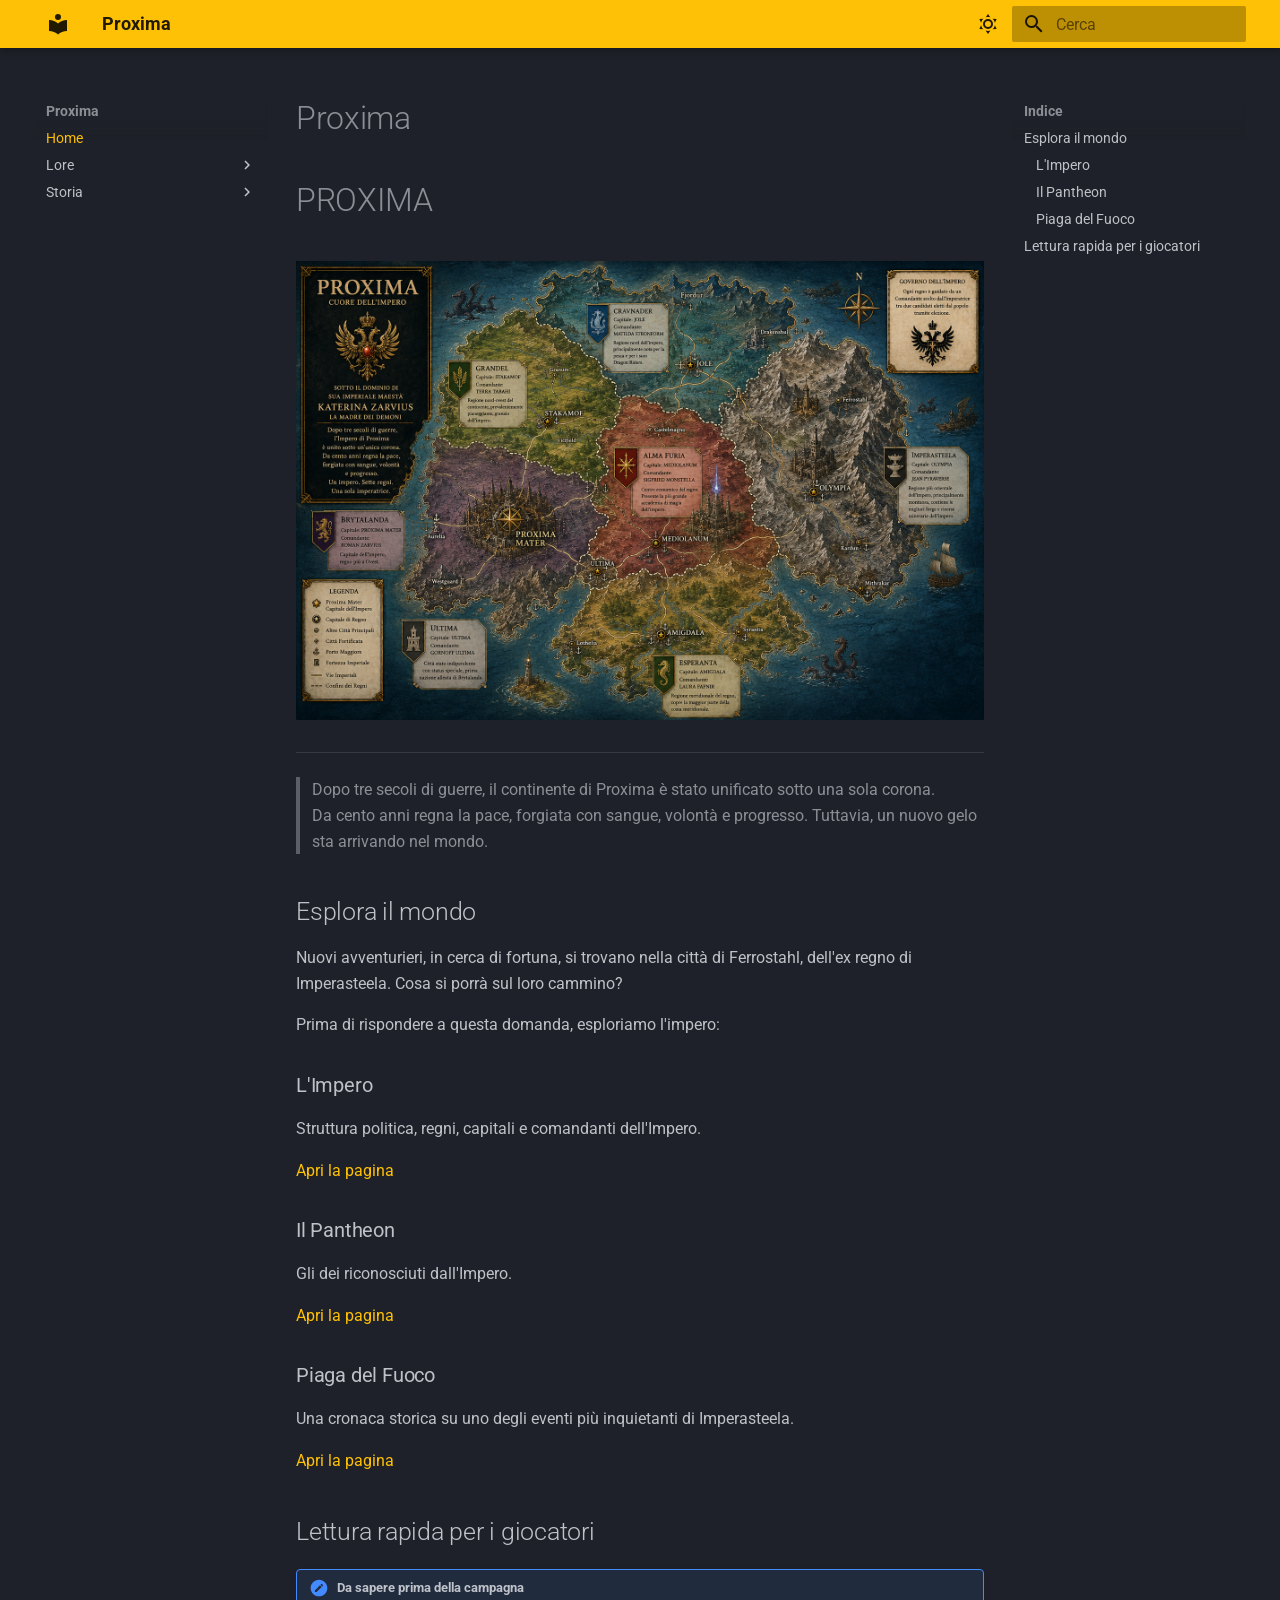
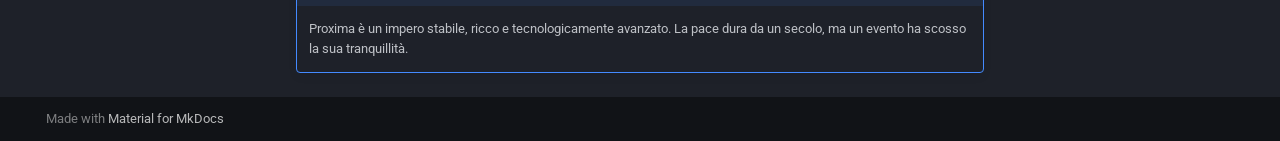
<file: index.html>
<!doctype html>
<html lang="it" class="no-js">
  <head>
    
      <meta charset="utf-8">
      <meta name="viewport" content="width=device-width,initial-scale=1">
      
        <meta name="description" content="Cuore dell'Impero">
      
      
      
        <link rel="canonical" href="https://akeera98.github.io/CampagnaAvventurieri2/">
      
      
      
        <link rel="next" href="lore/impero/">
      
      
        
      
      
      <link rel="icon" href="assets/images/favicon.png">
      <meta name="generator" content="mkdocs-1.6.1, mkdocs-material-9.7.6">
    
    
      
        <title>Proxima</title>
      
    
    
      <link rel="stylesheet" href="assets/stylesheets/main.484c7ddc.min.css">
      
        
        <link rel="stylesheet" href="assets/stylesheets/palette.ab4e12ef.min.css">
      
      


    
    
      
    
    
      
        
        
        <link rel="preconnect" href="https://fonts.gstatic.com" crossorigin>
        <link rel="stylesheet" href="https://fonts.googleapis.com/css?family=Roboto:300,300i,400,400i,700,700i%7CRoboto+Mono:400,400i,700,700i&display=fallback">
        <style>:root{--md-text-font:"Roboto";--md-code-font:"Roboto Mono"}</style>
      
    
    
    <script>__md_scope=new URL(".",location),__md_hash=e=>[...e].reduce(((e,_)=>(e<<5)-e+_.charCodeAt(0)),0),__md_get=(e,_=localStorage,t=__md_scope)=>JSON.parse(_.getItem(t.pathname+"."+e)),__md_set=(e,_,t=localStorage,a=__md_scope)=>{try{t.setItem(a.pathname+"."+e,JSON.stringify(_))}catch(e){}}</script>
    
      

    
    
  </head>
  
  
    
    
      
    
    
    
    
    <body dir="ltr" data-md-color-scheme="slate" data-md-color-primary="amber" data-md-color-accent="deep-orange">
  
    
    <input class="md-toggle" data-md-toggle="drawer" type="checkbox" id="__drawer" autocomplete="off">
    <input class="md-toggle" data-md-toggle="search" type="checkbox" id="__search" autocomplete="off">
    <label class="md-overlay" for="__drawer"></label>
    <div data-md-component="skip">
      
        
        <a href="#proxima" class="md-skip">
          Vai al contenuto
        </a>
      
    </div>
    <div data-md-component="announce">
      
    </div>
    
    
      

  

<header class="md-header md-header--shadow" data-md-component="header">
  <nav class="md-header__inner md-grid" aria-label="Intestazione">
    <a href="." title="Proxima" class="md-header__button md-logo" aria-label="Proxima" data-md-component="logo">
      
  
  <svg xmlns="http://www.w3.org/2000/svg" viewBox="0 0 24 24"><path d="M12 8a3 3 0 0 0 3-3 3 3 0 0 0-3-3 3 3 0 0 0-3 3 3 3 0 0 0 3 3m0 3.54C9.64 9.35 6.5 8 3 8v11c3.5 0 6.64 1.35 9 3.54 2.36-2.19 5.5-3.54 9-3.54V8c-3.5 0-6.64 1.35-9 3.54"/></svg>

    </a>
    <label class="md-header__button md-icon" for="__drawer">
      
      <svg xmlns="http://www.w3.org/2000/svg" viewBox="0 0 24 24"><path d="M3 6h18v2H3zm0 5h18v2H3zm0 5h18v2H3z"/></svg>
    </label>
    <div class="md-header__title" data-md-component="header-title">
      <div class="md-header__ellipsis">
        <div class="md-header__topic">
          <span class="md-ellipsis">
            Proxima
          </span>
        </div>
        <div class="md-header__topic" data-md-component="header-topic">
          <span class="md-ellipsis">
            
              Home
            
          </span>
        </div>
      </div>
    </div>
    
      
        <form class="md-header__option" data-md-component="palette">
  
    
    
    
    <input class="md-option" data-md-color-media="" data-md-color-scheme="slate" data-md-color-primary="amber" data-md-color-accent="deep-orange"  aria-label="Passa alla modalità chiara"  type="radio" name="__palette" id="__palette_0">
    
      <label class="md-header__button md-icon" title="Passa alla modalità chiara" for="__palette_1" hidden>
        <svg xmlns="http://www.w3.org/2000/svg" viewBox="0 0 24 24"><path d="M12 7a5 5 0 0 1 5 5 5 5 0 0 1-5 5 5 5 0 0 1-5-5 5 5 0 0 1 5-5m0 2a3 3 0 0 0-3 3 3 3 0 0 0 3 3 3 3 0 0 0 3-3 3 3 0 0 0-3-3m0-7 2.39 3.42C13.65 5.15 12.84 5 12 5s-1.65.15-2.39.42zM3.34 7l4.16-.35A7.2 7.2 0 0 0 5.94 8.5c-.44.74-.69 1.5-.83 2.29zm.02 10 1.76-3.77a7.131 7.131 0 0 0 2.38 4.14zM20.65 7l-1.77 3.79a7.02 7.02 0 0 0-2.38-4.15zm-.01 10-4.14.36c.59-.51 1.12-1.14 1.54-1.86.42-.73.69-1.5.83-2.29zM12 22l-2.41-3.44c.74.27 1.55.44 2.41.44.82 0 1.63-.17 2.37-.44z"/></svg>
      </label>
    
  
    
    
    
    <input class="md-option" data-md-color-media="" data-md-color-scheme="default" data-md-color-primary="brown" data-md-color-accent="amber"  aria-label="Passa alla modalità scura"  type="radio" name="__palette" id="__palette_1">
    
      <label class="md-header__button md-icon" title="Passa alla modalità scura" for="__palette_0" hidden>
        <svg xmlns="http://www.w3.org/2000/svg" viewBox="0 0 24 24"><path d="m17.75 4.09-2.53 1.94.91 3.06-2.63-1.81-2.63 1.81.91-3.06-2.53-1.94L12.44 4l1.06-3 1.06 3zm3.5 6.91-1.64 1.25.59 1.98-1.7-1.17-1.7 1.17.59-1.98L15.75 11l2.06-.05L18.5 9l.69 1.95zm-2.28 4.95c.83-.08 1.72 1.1 1.19 1.85-.32.45-.66.87-1.08 1.27C15.17 23 8.84 23 4.94 19.07c-3.91-3.9-3.91-10.24 0-14.14.4-.4.82-.76 1.27-1.08.75-.53 1.93.36 1.85 1.19-.27 2.86.69 5.83 2.89 8.02a9.96 9.96 0 0 0 8.02 2.89m-1.64 2.02a12.08 12.08 0 0 1-7.8-3.47c-2.17-2.19-3.33-5-3.49-7.82-2.81 3.14-2.7 7.96.31 10.98 3.02 3.01 7.84 3.12 10.98.31"/></svg>
      </label>
    
  
</form>
      
    
    
      <script>var palette=__md_get("__palette");if(palette&&palette.color){if("(prefers-color-scheme)"===palette.color.media){var media=matchMedia("(prefers-color-scheme: light)"),input=document.querySelector(media.matches?"[data-md-color-media='(prefers-color-scheme: light)']":"[data-md-color-media='(prefers-color-scheme: dark)']");palette.color.media=input.getAttribute("data-md-color-media"),palette.color.scheme=input.getAttribute("data-md-color-scheme"),palette.color.primary=input.getAttribute("data-md-color-primary"),palette.color.accent=input.getAttribute("data-md-color-accent")}for(var[key,value]of Object.entries(palette.color))document.body.setAttribute("data-md-color-"+key,value)}</script>
    
    
    
      
      
        <label class="md-header__button md-icon" for="__search">
          
          <svg xmlns="http://www.w3.org/2000/svg" viewBox="0 0 24 24"><path d="M9.5 3A6.5 6.5 0 0 1 16 9.5c0 1.61-.59 3.09-1.56 4.23l.27.27h.79l5 5-1.5 1.5-5-5v-.79l-.27-.27A6.52 6.52 0 0 1 9.5 16 6.5 6.5 0 0 1 3 9.5 6.5 6.5 0 0 1 9.5 3m0 2C7 5 5 7 5 9.5S7 14 9.5 14 14 12 14 9.5 12 5 9.5 5"/></svg>
        </label>
        <div class="md-search" data-md-component="search" role="dialog">
  <label class="md-search__overlay" for="__search"></label>
  <div class="md-search__inner" role="search">
    <form class="md-search__form" name="search">
      <input type="text" class="md-search__input" name="query" aria-label="Cerca" placeholder="Cerca" autocapitalize="off" autocorrect="off" autocomplete="off" spellcheck="false" data-md-component="search-query" required>
      <label class="md-search__icon md-icon" for="__search">
        
        <svg xmlns="http://www.w3.org/2000/svg" viewBox="0 0 24 24"><path d="M9.5 3A6.5 6.5 0 0 1 16 9.5c0 1.61-.59 3.09-1.56 4.23l.27.27h.79l5 5-1.5 1.5-5-5v-.79l-.27-.27A6.52 6.52 0 0 1 9.5 16 6.5 6.5 0 0 1 3 9.5 6.5 6.5 0 0 1 9.5 3m0 2C7 5 5 7 5 9.5S7 14 9.5 14 14 12 14 9.5 12 5 9.5 5"/></svg>
        
        <svg xmlns="http://www.w3.org/2000/svg" viewBox="0 0 24 24"><path d="M20 11v2H8l5.5 5.5-1.42 1.42L4.16 12l7.92-7.92L13.5 5.5 8 11z"/></svg>
      </label>
      <nav class="md-search__options" aria-label="Cerca">
        
        <button type="reset" class="md-search__icon md-icon" title="Cancella" aria-label="Cancella" tabindex="-1">
          
          <svg xmlns="http://www.w3.org/2000/svg" viewBox="0 0 24 24"><path d="M19 6.41 17.59 5 12 10.59 6.41 5 5 6.41 10.59 12 5 17.59 6.41 19 12 13.41 17.59 19 19 17.59 13.41 12z"/></svg>
        </button>
      </nav>
      
    </form>
    <div class="md-search__output">
      <div class="md-search__scrollwrap" tabindex="0" data-md-scrollfix>
        <div class="md-search-result" data-md-component="search-result">
          <div class="md-search-result__meta">
            Inizializza la ricerca
          </div>
          <ol class="md-search-result__list" role="presentation"></ol>
        </div>
      </div>
    </div>
  </div>
</div>
      
    
    
  </nav>
  
</header>
    
    <div class="md-container" data-md-component="container">
      
      
        
          
        
      
      <main class="md-main" data-md-component="main">
        <div class="md-main__inner md-grid">
          
            
              
              <div class="md-sidebar md-sidebar--primary" data-md-component="sidebar" data-md-type="navigation" >
                <div class="md-sidebar__scrollwrap">
                  <div class="md-sidebar__inner">
                    



<nav class="md-nav md-nav--primary" aria-label="Navigazione" data-md-level="0">
  <label class="md-nav__title" for="__drawer">
    <a href="." title="Proxima" class="md-nav__button md-logo" aria-label="Proxima" data-md-component="logo">
      
  
  <svg xmlns="http://www.w3.org/2000/svg" viewBox="0 0 24 24"><path d="M12 8a3 3 0 0 0 3-3 3 3 0 0 0-3-3 3 3 0 0 0-3 3 3 3 0 0 0 3 3m0 3.54C9.64 9.35 6.5 8 3 8v11c3.5 0 6.64 1.35 9 3.54 2.36-2.19 5.5-3.54 9-3.54V8c-3.5 0-6.64 1.35-9 3.54"/></svg>

    </a>
    Proxima
  </label>
  
  <ul class="md-nav__list" data-md-scrollfix>
    
      
      
  
  
    
  
  
  
    <li class="md-nav__item md-nav__item--active">
      
      <input class="md-nav__toggle md-toggle" type="checkbox" id="__toc">
      
      
        
      
      
        <label class="md-nav__link md-nav__link--active" for="__toc">
          
  
  
  <span class="md-ellipsis">
    
  
    Home
  

    
  </span>
  
  

          <span class="md-nav__icon md-icon"></span>
        </label>
      
      <a href="." class="md-nav__link md-nav__link--active">
        
  
  
  <span class="md-ellipsis">
    
  
    Home
  

    
  </span>
  
  

      </a>
      
        

<nav class="md-nav md-nav--secondary" aria-label="Indice">
  
  
  
    
  
  
    <label class="md-nav__title" for="__toc">
      <span class="md-nav__icon md-icon"></span>
      Indice
    </label>
    <ul class="md-nav__list" data-md-component="toc" data-md-scrollfix>
      
        <li class="md-nav__item">
  <a href="#esplora-il-mondo" class="md-nav__link">
    <span class="md-ellipsis">
      
        Esplora il mondo
      
    </span>
  </a>
  
    <nav class="md-nav" aria-label="Esplora il mondo">
      <ul class="md-nav__list">
        
          <li class="md-nav__item">
  <a href="#limpero" class="md-nav__link">
    <span class="md-ellipsis">
      
        L'Impero
      
    </span>
  </a>
  
</li>
        
          <li class="md-nav__item">
  <a href="#il-pantheon" class="md-nav__link">
    <span class="md-ellipsis">
      
        Il Pantheon
      
    </span>
  </a>
  
</li>
        
          <li class="md-nav__item">
  <a href="#piaga-del-fuoco" class="md-nav__link">
    <span class="md-ellipsis">
      
        Piaga del Fuoco
      
    </span>
  </a>
  
</li>
        
      </ul>
    </nav>
  
</li>
      
        <li class="md-nav__item">
  <a href="#lettura-rapida-per-i-giocatori" class="md-nav__link">
    <span class="md-ellipsis">
      
        Lettura rapida per i giocatori
      
    </span>
  </a>
  
</li>
      
    </ul>
  
</nav>
      
    </li>
  

    
      
      
  
  
  
  
    
    
    
    
    
    <li class="md-nav__item md-nav__item--nested">
      
        
        
        <input class="md-nav__toggle md-toggle " type="checkbox" id="__nav_2" >
        
          
          <label class="md-nav__link" for="__nav_2" id="__nav_2_label" tabindex="0">
            
  
  
  <span class="md-ellipsis">
    
  
    Lore
  

    
  </span>
  
  

            <span class="md-nav__icon md-icon"></span>
          </label>
        
        <nav class="md-nav" data-md-level="1" aria-labelledby="__nav_2_label" aria-expanded="false">
          <label class="md-nav__title" for="__nav_2">
            <span class="md-nav__icon md-icon"></span>
            
  
    Lore
  

          </label>
          <ul class="md-nav__list" data-md-scrollfix>
            
              
                
  
  
  
  
    <li class="md-nav__item">
      <a href="lore/impero/" class="md-nav__link">
        
  
  
  <span class="md-ellipsis">
    
  
    L'Impero di Proxima
  

    
  </span>
  
  

      </a>
    </li>
  

              
            
              
                
  
  
  
  
    <li class="md-nav__item">
      <a href="lore/pantheon/" class="md-nav__link">
        
  
  
  <span class="md-ellipsis">
    
  
    Pantheon
  

    
  </span>
  
  

      </a>
    </li>
  

              
            
          </ul>
        </nav>
      
    </li>
  

    
      
      
  
  
  
  
    
    
    
    
    
    <li class="md-nav__item md-nav__item--nested">
      
        
        
        <input class="md-nav__toggle md-toggle " type="checkbox" id="__nav_3" >
        
          
          <label class="md-nav__link" for="__nav_3" id="__nav_3_label" tabindex="0">
            
  
  
  <span class="md-ellipsis">
    
  
    Storia
  

    
  </span>
  
  

            <span class="md-nav__icon md-icon"></span>
          </label>
        
        <nav class="md-nav" data-md-level="1" aria-labelledby="__nav_3_label" aria-expanded="false">
          <label class="md-nav__title" for="__nav_3">
            <span class="md-nav__icon md-icon"></span>
            
  
    Storia
  

          </label>
          <ul class="md-nav__list" data-md-scrollfix>
            
              
                
  
  
  
  
    <li class="md-nav__item">
      <a href="storia/piaga-del-fuoco/" class="md-nav__link">
        
  
  
  <span class="md-ellipsis">
    
  
    La Piaga del Fuoco
  

    
  </span>
  
  

      </a>
    </li>
  

              
            
          </ul>
        </nav>
      
    </li>
  

    
  </ul>
</nav>
                  </div>
                </div>
              </div>
            
            
              
              <div class="md-sidebar md-sidebar--secondary" data-md-component="sidebar" data-md-type="toc" >
                <div class="md-sidebar__scrollwrap">
                  <div class="md-sidebar__inner">
                    

<nav class="md-nav md-nav--secondary" aria-label="Indice">
  
  
  
    
  
  
    <label class="md-nav__title" for="__toc">
      <span class="md-nav__icon md-icon"></span>
      Indice
    </label>
    <ul class="md-nav__list" data-md-component="toc" data-md-scrollfix>
      
        <li class="md-nav__item">
  <a href="#esplora-il-mondo" class="md-nav__link">
    <span class="md-ellipsis">
      
        Esplora il mondo
      
    </span>
  </a>
  
    <nav class="md-nav" aria-label="Esplora il mondo">
      <ul class="md-nav__list">
        
          <li class="md-nav__item">
  <a href="#limpero" class="md-nav__link">
    <span class="md-ellipsis">
      
        L'Impero
      
    </span>
  </a>
  
</li>
        
          <li class="md-nav__item">
  <a href="#il-pantheon" class="md-nav__link">
    <span class="md-ellipsis">
      
        Il Pantheon
      
    </span>
  </a>
  
</li>
        
          <li class="md-nav__item">
  <a href="#piaga-del-fuoco" class="md-nav__link">
    <span class="md-ellipsis">
      
        Piaga del Fuoco
      
    </span>
  </a>
  
</li>
        
      </ul>
    </nav>
  
</li>
      
        <li class="md-nav__item">
  <a href="#lettura-rapida-per-i-giocatori" class="md-nav__link">
    <span class="md-ellipsis">
      
        Lettura rapida per i giocatori
      
    </span>
  </a>
  
</li>
      
    </ul>
  
</nav>
                  </div>
                </div>
              </div>
            
          
          
            <div class="md-content" data-md-component="content">
              
              <article class="md-content__inner md-typeset">
                
                  



<h1 id="proxima">Proxima</h1>
<div class="hero-title">
  <h1>PROXIMA</h1>
</div>

<p><img alt="Mappa di Proxima" src="img/mappa.png" /></p>
<hr />
<blockquote>
<p class="quote-imperial">Dopo tre secoli di guerre, il continente di Proxima è stato unificato sotto una sola corona.<br />
Da cento anni regna la pace, forgiata con sangue, volontà e progresso.
Tuttavia, un nuovo gelo sta arrivando nel mondo.</p>
</blockquote>
<h2 id="esplora-il-mondo">Esplora il mondo</h2>
<p>Nuovi avventurieri, in cerca di fortuna, si trovano nella città di Ferrostahl, dell'ex regno di Imperasteela. Cosa si porrà sul loro cammino?</p>
<p>Prima di rispondere a questa domanda, esploriamo l'impero:</p>
<div class="cards">
<div class="card">
<h3 id="limpero">L'Impero</h3>
<p>Struttura politica, regni, capitali e comandanti dell'Impero.</p>
<p><a href="lore/impero/">Apri la pagina</a></p>
</div>
<div class="card">
<h3 id="il-pantheon">Il Pantheon</h3>
<p>Gli dei riconosciuti dall'Impero.</p>
<p><a href="lore/pantheon/">Apri la pagina</a></p>
</div>
<div class="card">
<h3 id="piaga-del-fuoco">Piaga del Fuoco</h3>
<p>Una cronaca storica su uno degli eventi più inquietanti di Imperasteela.</p>
<p><a href="storia/piaga-del-fuoco/">Apri la pagina</a></p>
</div>
</div>
<h2 id="lettura-rapida-per-i-giocatori">Lettura rapida per i giocatori</h2>
<div class="admonition note">
<p class="admonition-title">Da sapere prima della campagna</p>
<p>Proxima è un impero stabile, ricco e tecnologicamente avanzato. La pace dura da un secolo, ma un evento ha scosso la sua tranquillità.</p>
</div>












                
              </article>
            </div>
          
          
<script>var target=document.getElementById(location.hash.slice(1));target&&target.name&&(target.checked=target.name.startsWith("__tabbed_"))</script>
        </div>
        
      </main>
      
        <footer class="md-footer">
  
  <div class="md-footer-meta md-typeset">
    <div class="md-footer-meta__inner md-grid">
      <div class="md-copyright">
  
  
    Made with
    <a href="https://squidfunk.github.io/mkdocs-material/" target="_blank" rel="noopener">
      Material for MkDocs
    </a>
  
</div>
      
    </div>
  </div>
</footer>
      
    </div>
    <div class="md-dialog" data-md-component="dialog">
      <div class="md-dialog__inner md-typeset"></div>
    </div>
    
    
    
      
      
      <script id="__config" type="application/json">{"annotate": null, "base": ".", "features": [], "search": "assets/javascripts/workers/search.2c215733.min.js", "tags": null, "translations": {"clipboard.copied": "Copiato", "clipboard.copy": "Copia", "search.result.more.one": "1 altro in questa pagina", "search.result.more.other": "# altri in questa pagina", "search.result.none": "Nessun documento trovato", "search.result.one": "1 documento trovato", "search.result.other": "# documenti trovati", "search.result.placeholder": "Scrivi per iniziare a cercare", "search.result.term.missing": "Non presente", "select.version": "Seleziona la versione"}, "version": null}</script>
    
    
      <script src="assets/javascripts/bundle.79ae519e.min.js"></script>
      
    
  </body>
</html>
</file>
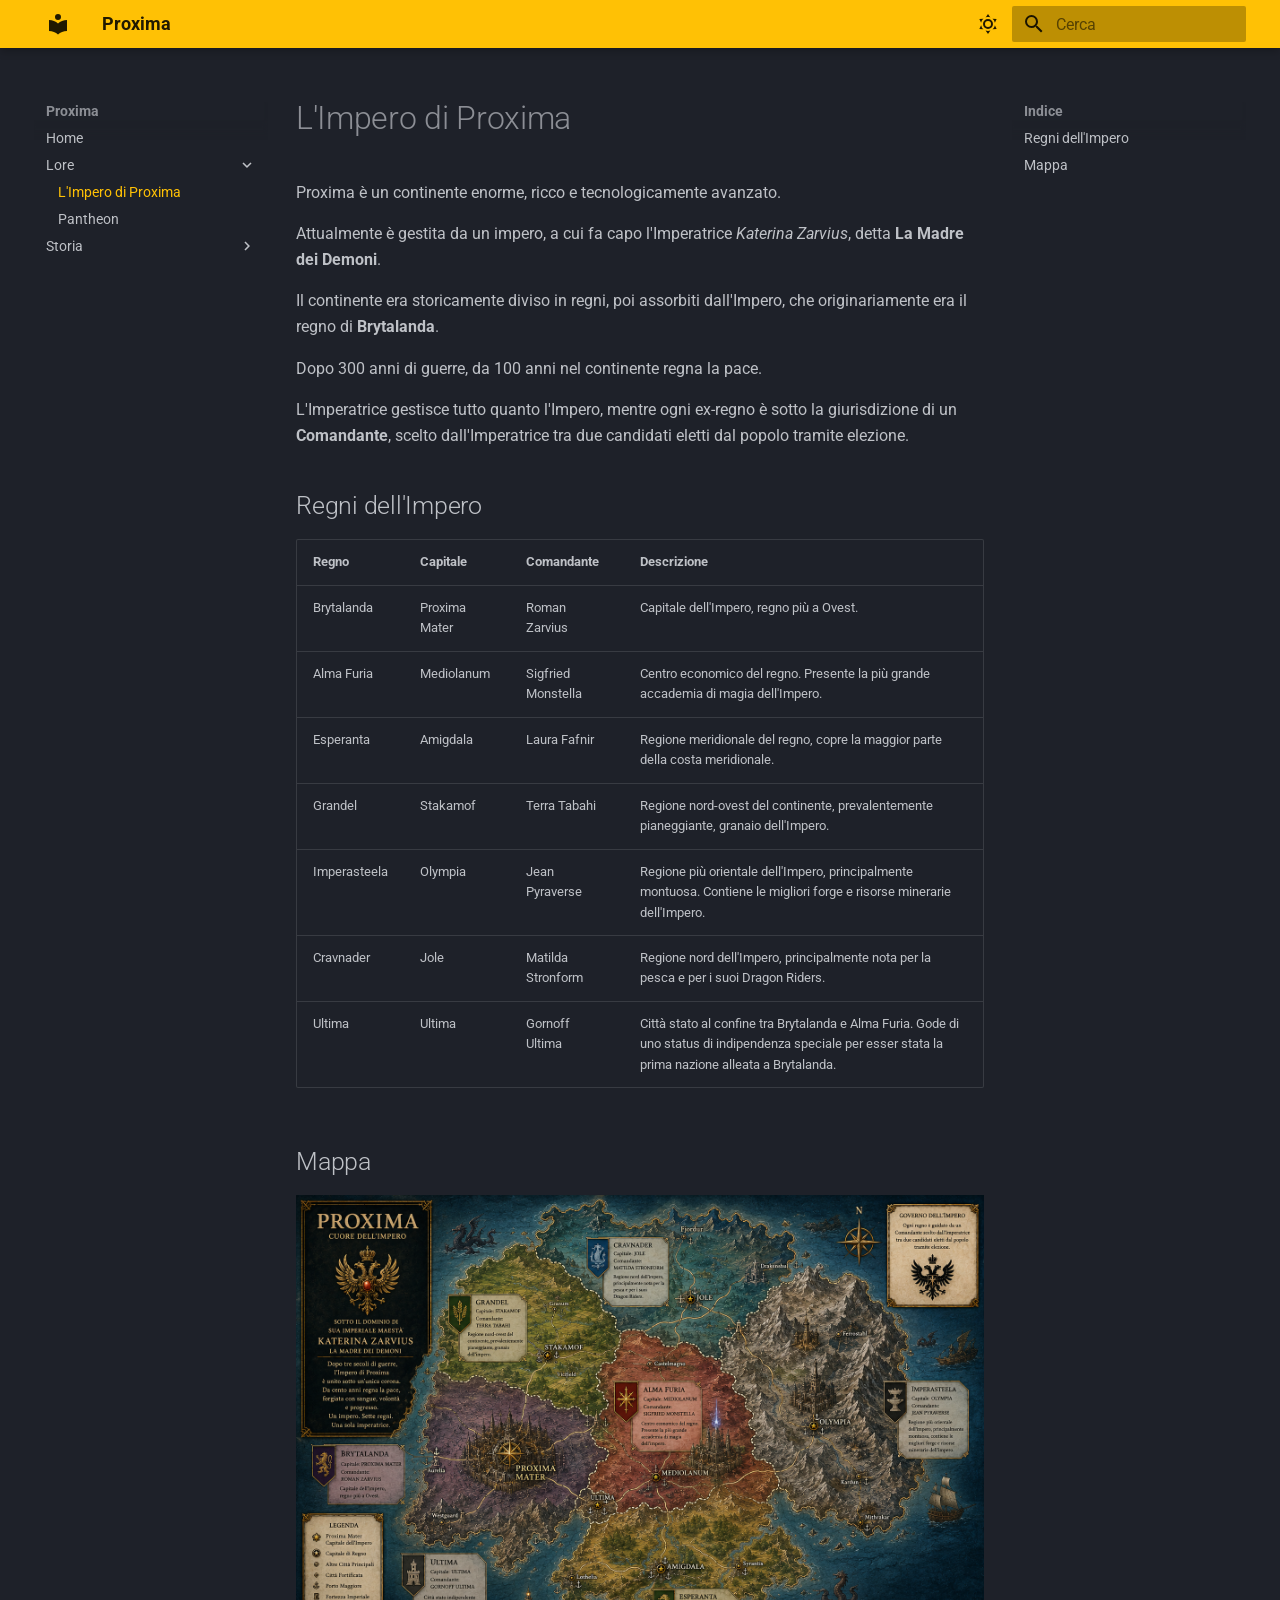
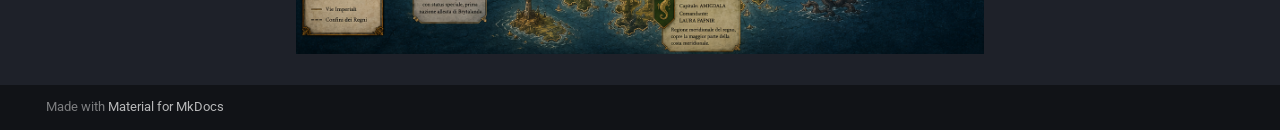
<file: lore/impero/index.html>
<!doctype html>
<html lang="it" class="no-js">
  <head>
    
      <meta charset="utf-8">
      <meta name="viewport" content="width=device-width,initial-scale=1">
      
        <meta name="description" content="Cuore dell'Impero">
      
      
      
        <link rel="canonical" href="https://akeera98.github.io/CampagnaAvventurieri2/lore/impero/">
      
      
        <link rel="prev" href="../..">
      
      
        <link rel="next" href="../pantheon/">
      
      
        
      
      
      <link rel="icon" href="../../assets/images/favicon.png">
      <meta name="generator" content="mkdocs-1.6.1, mkdocs-material-9.7.6">
    
    
      
        <title>L'Impero di Proxima - Proxima</title>
      
    
    
      <link rel="stylesheet" href="../../assets/stylesheets/main.484c7ddc.min.css">
      
        
        <link rel="stylesheet" href="../../assets/stylesheets/palette.ab4e12ef.min.css">
      
      


    
    
      
    
    
      
        
        
        <link rel="preconnect" href="https://fonts.gstatic.com" crossorigin>
        <link rel="stylesheet" href="https://fonts.googleapis.com/css?family=Roboto:300,300i,400,400i,700,700i%7CRoboto+Mono:400,400i,700,700i&display=fallback">
        <style>:root{--md-text-font:"Roboto";--md-code-font:"Roboto Mono"}</style>
      
    
    
    <script>__md_scope=new URL("../..",location),__md_hash=e=>[...e].reduce(((e,_)=>(e<<5)-e+_.charCodeAt(0)),0),__md_get=(e,_=localStorage,t=__md_scope)=>JSON.parse(_.getItem(t.pathname+"."+e)),__md_set=(e,_,t=localStorage,a=__md_scope)=>{try{t.setItem(a.pathname+"."+e,JSON.stringify(_))}catch(e){}}</script>
    
      

    
    
  </head>
  
  
    
    
      
    
    
    
    
    <body dir="ltr" data-md-color-scheme="slate" data-md-color-primary="amber" data-md-color-accent="deep-orange">
  
    
    <input class="md-toggle" data-md-toggle="drawer" type="checkbox" id="__drawer" autocomplete="off">
    <input class="md-toggle" data-md-toggle="search" type="checkbox" id="__search" autocomplete="off">
    <label class="md-overlay" for="__drawer"></label>
    <div data-md-component="skip">
      
        
        <a href="#limpero-di-proxima" class="md-skip">
          Vai al contenuto
        </a>
      
    </div>
    <div data-md-component="announce">
      
    </div>
    
    
      

  

<header class="md-header md-header--shadow" data-md-component="header">
  <nav class="md-header__inner md-grid" aria-label="Intestazione">
    <a href="../.." title="Proxima" class="md-header__button md-logo" aria-label="Proxima" data-md-component="logo">
      
  
  <svg xmlns="http://www.w3.org/2000/svg" viewBox="0 0 24 24"><path d="M12 8a3 3 0 0 0 3-3 3 3 0 0 0-3-3 3 3 0 0 0-3 3 3 3 0 0 0 3 3m0 3.54C9.64 9.35 6.5 8 3 8v11c3.5 0 6.64 1.35 9 3.54 2.36-2.19 5.5-3.54 9-3.54V8c-3.5 0-6.64 1.35-9 3.54"/></svg>

    </a>
    <label class="md-header__button md-icon" for="__drawer">
      
      <svg xmlns="http://www.w3.org/2000/svg" viewBox="0 0 24 24"><path d="M3 6h18v2H3zm0 5h18v2H3zm0 5h18v2H3z"/></svg>
    </label>
    <div class="md-header__title" data-md-component="header-title">
      <div class="md-header__ellipsis">
        <div class="md-header__topic">
          <span class="md-ellipsis">
            Proxima
          </span>
        </div>
        <div class="md-header__topic" data-md-component="header-topic">
          <span class="md-ellipsis">
            
              L'Impero di Proxima
            
          </span>
        </div>
      </div>
    </div>
    
      
        <form class="md-header__option" data-md-component="palette">
  
    
    
    
    <input class="md-option" data-md-color-media="" data-md-color-scheme="slate" data-md-color-primary="amber" data-md-color-accent="deep-orange"  aria-label="Passa alla modalità chiara"  type="radio" name="__palette" id="__palette_0">
    
      <label class="md-header__button md-icon" title="Passa alla modalità chiara" for="__palette_1" hidden>
        <svg xmlns="http://www.w3.org/2000/svg" viewBox="0 0 24 24"><path d="M12 7a5 5 0 0 1 5 5 5 5 0 0 1-5 5 5 5 0 0 1-5-5 5 5 0 0 1 5-5m0 2a3 3 0 0 0-3 3 3 3 0 0 0 3 3 3 3 0 0 0 3-3 3 3 0 0 0-3-3m0-7 2.39 3.42C13.65 5.15 12.84 5 12 5s-1.65.15-2.39.42zM3.34 7l4.16-.35A7.2 7.2 0 0 0 5.94 8.5c-.44.74-.69 1.5-.83 2.29zm.02 10 1.76-3.77a7.131 7.131 0 0 0 2.38 4.14zM20.65 7l-1.77 3.79a7.02 7.02 0 0 0-2.38-4.15zm-.01 10-4.14.36c.59-.51 1.12-1.14 1.54-1.86.42-.73.69-1.5.83-2.29zM12 22l-2.41-3.44c.74.27 1.55.44 2.41.44.82 0 1.63-.17 2.37-.44z"/></svg>
      </label>
    
  
    
    
    
    <input class="md-option" data-md-color-media="" data-md-color-scheme="default" data-md-color-primary="brown" data-md-color-accent="amber"  aria-label="Passa alla modalità scura"  type="radio" name="__palette" id="__palette_1">
    
      <label class="md-header__button md-icon" title="Passa alla modalità scura" for="__palette_0" hidden>
        <svg xmlns="http://www.w3.org/2000/svg" viewBox="0 0 24 24"><path d="m17.75 4.09-2.53 1.94.91 3.06-2.63-1.81-2.63 1.81.91-3.06-2.53-1.94L12.44 4l1.06-3 1.06 3zm3.5 6.91-1.64 1.25.59 1.98-1.7-1.17-1.7 1.17.59-1.98L15.75 11l2.06-.05L18.5 9l.69 1.95zm-2.28 4.95c.83-.08 1.72 1.1 1.19 1.85-.32.45-.66.87-1.08 1.27C15.17 23 8.84 23 4.94 19.07c-3.91-3.9-3.91-10.24 0-14.14.4-.4.82-.76 1.27-1.08.75-.53 1.93.36 1.85 1.19-.27 2.86.69 5.83 2.89 8.02a9.96 9.96 0 0 0 8.02 2.89m-1.64 2.02a12.08 12.08 0 0 1-7.8-3.47c-2.17-2.19-3.33-5-3.49-7.82-2.81 3.14-2.7 7.96.31 10.98 3.02 3.01 7.84 3.12 10.98.31"/></svg>
      </label>
    
  
</form>
      
    
    
      <script>var palette=__md_get("__palette");if(palette&&palette.color){if("(prefers-color-scheme)"===palette.color.media){var media=matchMedia("(prefers-color-scheme: light)"),input=document.querySelector(media.matches?"[data-md-color-media='(prefers-color-scheme: light)']":"[data-md-color-media='(prefers-color-scheme: dark)']");palette.color.media=input.getAttribute("data-md-color-media"),palette.color.scheme=input.getAttribute("data-md-color-scheme"),palette.color.primary=input.getAttribute("data-md-color-primary"),palette.color.accent=input.getAttribute("data-md-color-accent")}for(var[key,value]of Object.entries(palette.color))document.body.setAttribute("data-md-color-"+key,value)}</script>
    
    
    
      
      
        <label class="md-header__button md-icon" for="__search">
          
          <svg xmlns="http://www.w3.org/2000/svg" viewBox="0 0 24 24"><path d="M9.5 3A6.5 6.5 0 0 1 16 9.5c0 1.61-.59 3.09-1.56 4.23l.27.27h.79l5 5-1.5 1.5-5-5v-.79l-.27-.27A6.52 6.52 0 0 1 9.5 16 6.5 6.5 0 0 1 3 9.5 6.5 6.5 0 0 1 9.5 3m0 2C7 5 5 7 5 9.5S7 14 9.5 14 14 12 14 9.5 12 5 9.5 5"/></svg>
        </label>
        <div class="md-search" data-md-component="search" role="dialog">
  <label class="md-search__overlay" for="__search"></label>
  <div class="md-search__inner" role="search">
    <form class="md-search__form" name="search">
      <input type="text" class="md-search__input" name="query" aria-label="Cerca" placeholder="Cerca" autocapitalize="off" autocorrect="off" autocomplete="off" spellcheck="false" data-md-component="search-query" required>
      <label class="md-search__icon md-icon" for="__search">
        
        <svg xmlns="http://www.w3.org/2000/svg" viewBox="0 0 24 24"><path d="M9.5 3A6.5 6.5 0 0 1 16 9.5c0 1.61-.59 3.09-1.56 4.23l.27.27h.79l5 5-1.5 1.5-5-5v-.79l-.27-.27A6.52 6.52 0 0 1 9.5 16 6.5 6.5 0 0 1 3 9.5 6.5 6.5 0 0 1 9.5 3m0 2C7 5 5 7 5 9.5S7 14 9.5 14 14 12 14 9.5 12 5 9.5 5"/></svg>
        
        <svg xmlns="http://www.w3.org/2000/svg" viewBox="0 0 24 24"><path d="M20 11v2H8l5.5 5.5-1.42 1.42L4.16 12l7.92-7.92L13.5 5.5 8 11z"/></svg>
      </label>
      <nav class="md-search__options" aria-label="Cerca">
        
        <button type="reset" class="md-search__icon md-icon" title="Cancella" aria-label="Cancella" tabindex="-1">
          
          <svg xmlns="http://www.w3.org/2000/svg" viewBox="0 0 24 24"><path d="M19 6.41 17.59 5 12 10.59 6.41 5 5 6.41 10.59 12 5 17.59 6.41 19 12 13.41 17.59 19 19 17.59 13.41 12z"/></svg>
        </button>
      </nav>
      
    </form>
    <div class="md-search__output">
      <div class="md-search__scrollwrap" tabindex="0" data-md-scrollfix>
        <div class="md-search-result" data-md-component="search-result">
          <div class="md-search-result__meta">
            Inizializza la ricerca
          </div>
          <ol class="md-search-result__list" role="presentation"></ol>
        </div>
      </div>
    </div>
  </div>
</div>
      
    
    
  </nav>
  
</header>
    
    <div class="md-container" data-md-component="container">
      
      
        
          
        
      
      <main class="md-main" data-md-component="main">
        <div class="md-main__inner md-grid">
          
            
              
              <div class="md-sidebar md-sidebar--primary" data-md-component="sidebar" data-md-type="navigation" >
                <div class="md-sidebar__scrollwrap">
                  <div class="md-sidebar__inner">
                    



<nav class="md-nav md-nav--primary" aria-label="Navigazione" data-md-level="0">
  <label class="md-nav__title" for="__drawer">
    <a href="../.." title="Proxima" class="md-nav__button md-logo" aria-label="Proxima" data-md-component="logo">
      
  
  <svg xmlns="http://www.w3.org/2000/svg" viewBox="0 0 24 24"><path d="M12 8a3 3 0 0 0 3-3 3 3 0 0 0-3-3 3 3 0 0 0-3 3 3 3 0 0 0 3 3m0 3.54C9.64 9.35 6.5 8 3 8v11c3.5 0 6.64 1.35 9 3.54 2.36-2.19 5.5-3.54 9-3.54V8c-3.5 0-6.64 1.35-9 3.54"/></svg>

    </a>
    Proxima
  </label>
  
  <ul class="md-nav__list" data-md-scrollfix>
    
      
      
  
  
  
  
    <li class="md-nav__item">
      <a href="../.." class="md-nav__link">
        
  
  
  <span class="md-ellipsis">
    
  
    Home
  

    
  </span>
  
  

      </a>
    </li>
  

    
      
      
  
  
    
  
  
  
    
    
    
    
    
    <li class="md-nav__item md-nav__item--active md-nav__item--nested">
      
        
        
        <input class="md-nav__toggle md-toggle " type="checkbox" id="__nav_2" checked>
        
          
          <label class="md-nav__link" for="__nav_2" id="__nav_2_label" tabindex="0">
            
  
  
  <span class="md-ellipsis">
    
  
    Lore
  

    
  </span>
  
  

            <span class="md-nav__icon md-icon"></span>
          </label>
        
        <nav class="md-nav" data-md-level="1" aria-labelledby="__nav_2_label" aria-expanded="true">
          <label class="md-nav__title" for="__nav_2">
            <span class="md-nav__icon md-icon"></span>
            
  
    Lore
  

          </label>
          <ul class="md-nav__list" data-md-scrollfix>
            
              
                
  
  
    
  
  
  
    <li class="md-nav__item md-nav__item--active">
      
      <input class="md-nav__toggle md-toggle" type="checkbox" id="__toc">
      
      
        
      
      
        <label class="md-nav__link md-nav__link--active" for="__toc">
          
  
  
  <span class="md-ellipsis">
    
  
    L'Impero di Proxima
  

    
  </span>
  
  

          <span class="md-nav__icon md-icon"></span>
        </label>
      
      <a href="./" class="md-nav__link md-nav__link--active">
        
  
  
  <span class="md-ellipsis">
    
  
    L'Impero di Proxima
  

    
  </span>
  
  

      </a>
      
        

<nav class="md-nav md-nav--secondary" aria-label="Indice">
  
  
  
    
  
  
    <label class="md-nav__title" for="__toc">
      <span class="md-nav__icon md-icon"></span>
      Indice
    </label>
    <ul class="md-nav__list" data-md-component="toc" data-md-scrollfix>
      
        <li class="md-nav__item">
  <a href="#regni-dellimpero" class="md-nav__link">
    <span class="md-ellipsis">
      
        Regni dell'Impero
      
    </span>
  </a>
  
</li>
      
        <li class="md-nav__item">
  <a href="#mappa" class="md-nav__link">
    <span class="md-ellipsis">
      
        Mappa
      
    </span>
  </a>
  
</li>
      
    </ul>
  
</nav>
      
    </li>
  

              
            
              
                
  
  
  
  
    <li class="md-nav__item">
      <a href="../pantheon/" class="md-nav__link">
        
  
  
  <span class="md-ellipsis">
    
  
    Pantheon
  

    
  </span>
  
  

      </a>
    </li>
  

              
            
          </ul>
        </nav>
      
    </li>
  

    
      
      
  
  
  
  
    
    
    
    
    
    <li class="md-nav__item md-nav__item--nested">
      
        
        
        <input class="md-nav__toggle md-toggle " type="checkbox" id="__nav_3" >
        
          
          <label class="md-nav__link" for="__nav_3" id="__nav_3_label" tabindex="0">
            
  
  
  <span class="md-ellipsis">
    
  
    Storia
  

    
  </span>
  
  

            <span class="md-nav__icon md-icon"></span>
          </label>
        
        <nav class="md-nav" data-md-level="1" aria-labelledby="__nav_3_label" aria-expanded="false">
          <label class="md-nav__title" for="__nav_3">
            <span class="md-nav__icon md-icon"></span>
            
  
    Storia
  

          </label>
          <ul class="md-nav__list" data-md-scrollfix>
            
              
                
  
  
  
  
    <li class="md-nav__item">
      <a href="../../storia/piaga-del-fuoco/" class="md-nav__link">
        
  
  
  <span class="md-ellipsis">
    
  
    La Piaga del Fuoco
  

    
  </span>
  
  

      </a>
    </li>
  

              
            
          </ul>
        </nav>
      
    </li>
  

    
  </ul>
</nav>
                  </div>
                </div>
              </div>
            
            
              
              <div class="md-sidebar md-sidebar--secondary" data-md-component="sidebar" data-md-type="toc" >
                <div class="md-sidebar__scrollwrap">
                  <div class="md-sidebar__inner">
                    

<nav class="md-nav md-nav--secondary" aria-label="Indice">
  
  
  
    
  
  
    <label class="md-nav__title" for="__toc">
      <span class="md-nav__icon md-icon"></span>
      Indice
    </label>
    <ul class="md-nav__list" data-md-component="toc" data-md-scrollfix>
      
        <li class="md-nav__item">
  <a href="#regni-dellimpero" class="md-nav__link">
    <span class="md-ellipsis">
      
        Regni dell'Impero
      
    </span>
  </a>
  
</li>
      
        <li class="md-nav__item">
  <a href="#mappa" class="md-nav__link">
    <span class="md-ellipsis">
      
        Mappa
      
    </span>
  </a>
  
</li>
      
    </ul>
  
</nav>
                  </div>
                </div>
              </div>
            
          
          
            <div class="md-content" data-md-component="content">
              
              <article class="md-content__inner md-typeset">
                
                  



<h1 id="limpero-di-proxima">L'Impero di Proxima</h1>
<p>Proxima è un continente enorme, ricco e tecnologicamente avanzato.</p>
<p>Attualmente è gestita da un impero, a cui fa capo l'Imperatrice <em>Katerina Zarvius</em>, detta <strong>La Madre dei Demoni</strong>.</p>
<p>Il continente era storicamente diviso in regni, poi assorbiti dall'Impero, che originariamente era il regno di <strong>Brytalanda</strong>.</p>
<p>Dopo 300 anni di guerre, da 100 anni nel continente regna la pace.</p>
<p>L'Imperatrice gestisce tutto quanto l'Impero, mentre ogni ex-regno è sotto la giurisdizione di un <strong>Comandante</strong>, scelto dall'Imperatrice tra due candidati eletti dal popolo tramite elezione.</p>
<h2 id="regni-dellimpero">Regni dell'Impero</h2>
<table>
<thead>
<tr>
<th>Regno</th>
<th>Capitale</th>
<th>Comandante</th>
<th>Descrizione</th>
</tr>
</thead>
<tbody>
<tr>
<td>Brytalanda</td>
<td>Proxima Mater</td>
<td>Roman Zarvius</td>
<td>Capitale dell'Impero, regno più a Ovest.</td>
</tr>
<tr>
<td>Alma Furia</td>
<td>Mediolanum</td>
<td>Sigfried Monstella</td>
<td>Centro economico del regno. Presente la più grande accademia di magia dell'Impero.</td>
</tr>
<tr>
<td>Esperanta</td>
<td>Amigdala</td>
<td>Laura Fafnir</td>
<td>Regione meridionale del regno, copre la maggior parte della costa meridionale.</td>
</tr>
<tr>
<td>Grandel</td>
<td>Stakamof</td>
<td>Terra Tabahi</td>
<td>Regione nord-ovest del continente, prevalentemente pianeggiante, granaio dell'Impero.</td>
</tr>
<tr>
<td>Imperasteela</td>
<td>Olympia</td>
<td>Jean Pyraverse</td>
<td>Regione più orientale dell'Impero, principalmente montuosa. Contiene le migliori forge e risorse minerarie dell'Impero.</td>
</tr>
<tr>
<td>Cravnader</td>
<td>Jole</td>
<td>Matilda Stronform</td>
<td>Regione nord dell'Impero, principalmente nota per la pesca e per i suoi Dragon Riders.</td>
</tr>
<tr>
<td>Ultima</td>
<td>Ultima</td>
<td>Gornoff Ultima</td>
<td>Città stato al confine tra Brytalanda e Alma Furia. Gode di uno status di indipendenza speciale per esser stata la prima nazione alleata a Brytalanda.</td>
</tr>
</tbody>
</table>
<h2 id="mappa">Mappa</h2>
<p><img alt="Mappa di Proxima" src="../../img/mappa.png" /></p>












                
              </article>
            </div>
          
          
<script>var target=document.getElementById(location.hash.slice(1));target&&target.name&&(target.checked=target.name.startsWith("__tabbed_"))</script>
        </div>
        
      </main>
      
        <footer class="md-footer">
  
  <div class="md-footer-meta md-typeset">
    <div class="md-footer-meta__inner md-grid">
      <div class="md-copyright">
  
  
    Made with
    <a href="https://squidfunk.github.io/mkdocs-material/" target="_blank" rel="noopener">
      Material for MkDocs
    </a>
  
</div>
      
    </div>
  </div>
</footer>
      
    </div>
    <div class="md-dialog" data-md-component="dialog">
      <div class="md-dialog__inner md-typeset"></div>
    </div>
    
    
    
      
      
      <script id="__config" type="application/json">{"annotate": null, "base": "../..", "features": [], "search": "../../assets/javascripts/workers/search.2c215733.min.js", "tags": null, "translations": {"clipboard.copied": "Copiato", "clipboard.copy": "Copia", "search.result.more.one": "1 altro in questa pagina", "search.result.more.other": "# altri in questa pagina", "search.result.none": "Nessun documento trovato", "search.result.one": "1 documento trovato", "search.result.other": "# documenti trovati", "search.result.placeholder": "Scrivi per iniziare a cercare", "search.result.term.missing": "Non presente", "select.version": "Seleziona la versione"}, "version": null}</script>
    
    
      <script src="../../assets/javascripts/bundle.79ae519e.min.js"></script>
      
    
  </body>
</html>
</file>
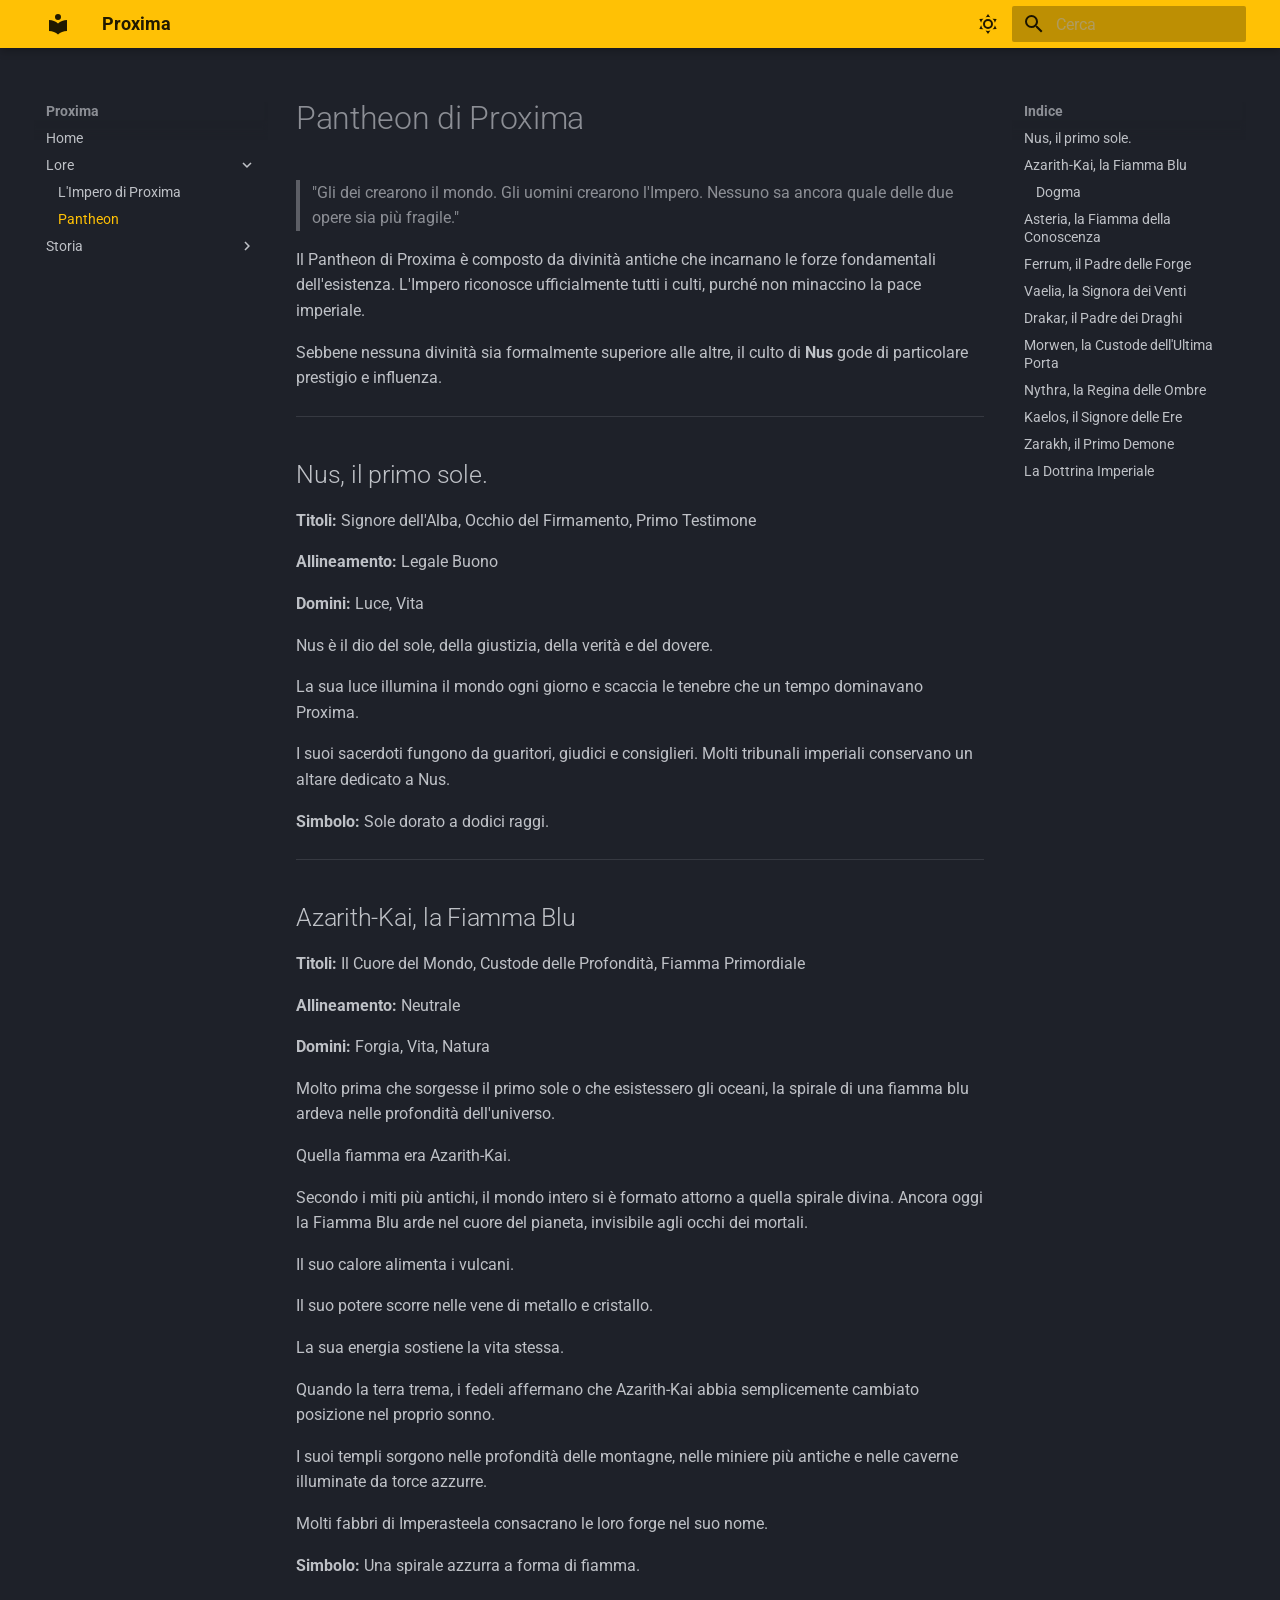
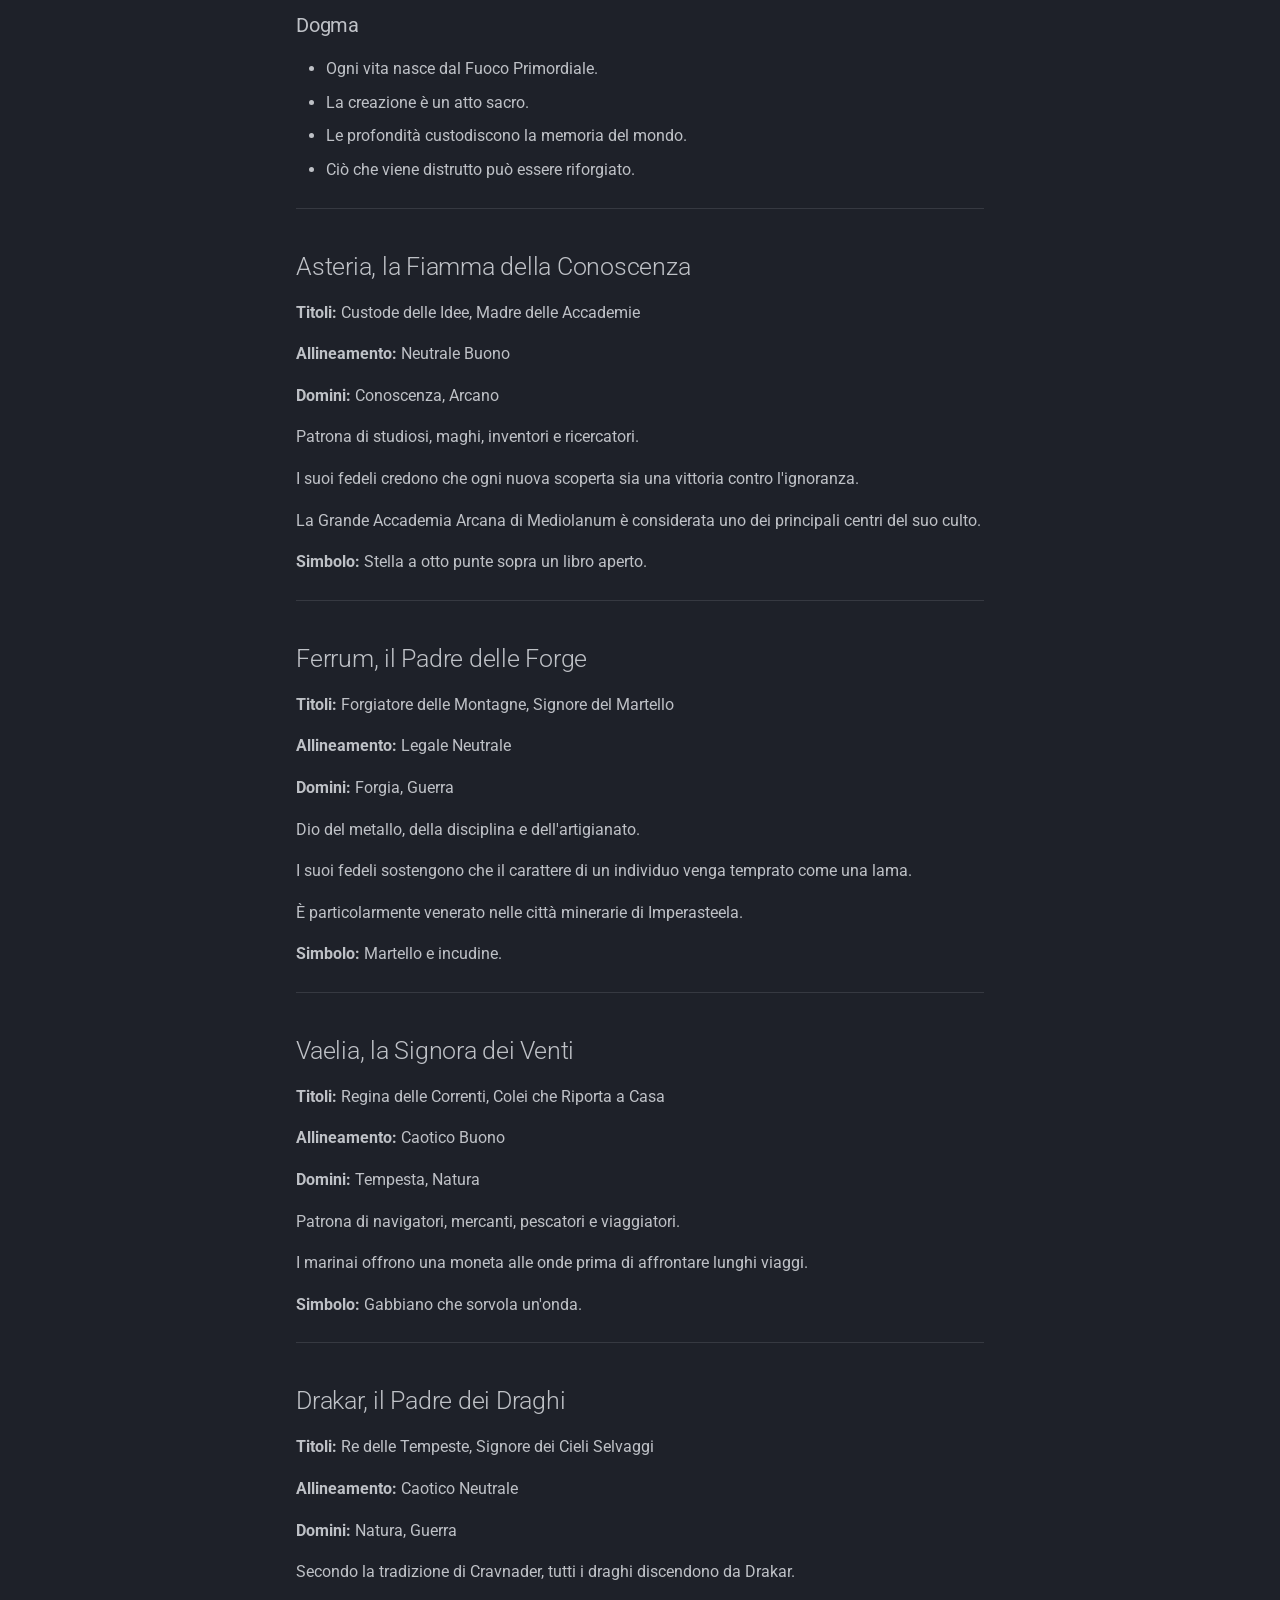
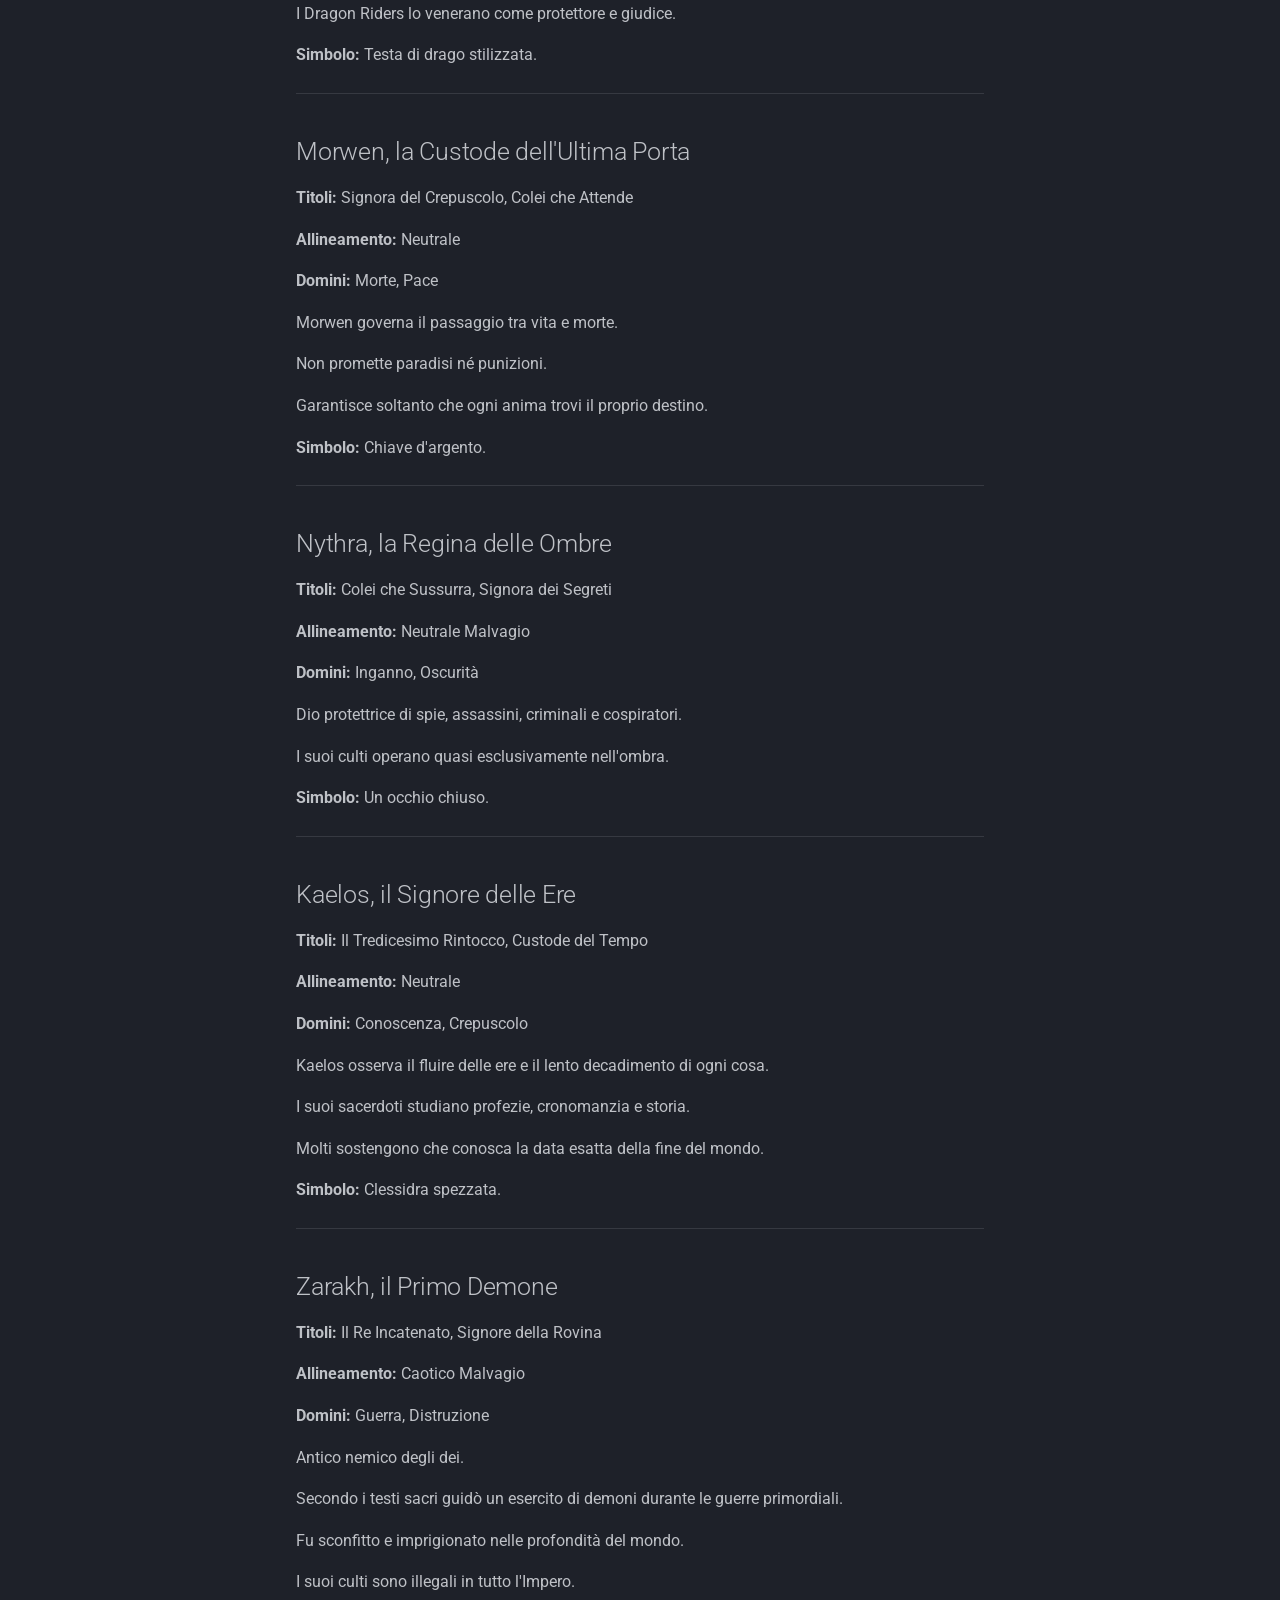
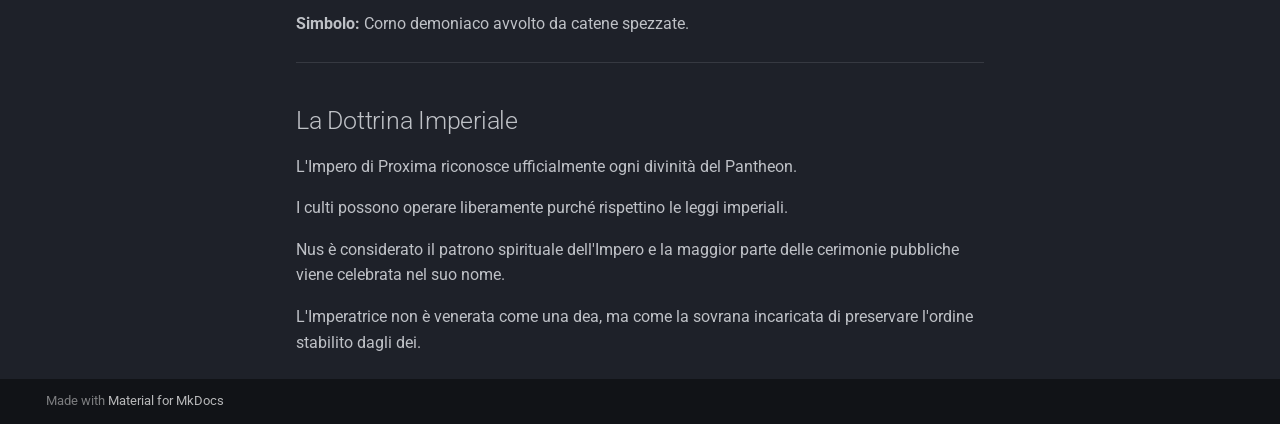
<file: lore/pantheon/index.html>
<!doctype html>
<html lang="it" class="no-js">
  <head>
    
      <meta charset="utf-8">
      <meta name="viewport" content="width=device-width,initial-scale=1">
      
        <meta name="description" content="Cuore dell'Impero">
      
      
      
        <link rel="canonical" href="https://akeera98.github.io/CampagnaAvventurieri2/lore/pantheon/">
      
      
        <link rel="prev" href="../impero/">
      
      
        <link rel="next" href="../../storia/piaga-del-fuoco/">
      
      
        
      
      
      <link rel="icon" href="../../assets/images/favicon.png">
      <meta name="generator" content="mkdocs-1.6.1, mkdocs-material-9.7.6">
    
    
      
        <title>Pantheon - Proxima</title>
      
    
    
      <link rel="stylesheet" href="../../assets/stylesheets/main.484c7ddc.min.css">
      
        
        <link rel="stylesheet" href="../../assets/stylesheets/palette.ab4e12ef.min.css">
      
      


    
    
      
    
    
      
        
        
        <link rel="preconnect" href="https://fonts.gstatic.com" crossorigin>
        <link rel="stylesheet" href="https://fonts.googleapis.com/css?family=Roboto:300,300i,400,400i,700,700i%7CRoboto+Mono:400,400i,700,700i&display=fallback">
        <style>:root{--md-text-font:"Roboto";--md-code-font:"Roboto Mono"}</style>
      
    
    
    <script>__md_scope=new URL("../..",location),__md_hash=e=>[...e].reduce(((e,_)=>(e<<5)-e+_.charCodeAt(0)),0),__md_get=(e,_=localStorage,t=__md_scope)=>JSON.parse(_.getItem(t.pathname+"."+e)),__md_set=(e,_,t=localStorage,a=__md_scope)=>{try{t.setItem(a.pathname+"."+e,JSON.stringify(_))}catch(e){}}</script>
    
      

    
    
  </head>
  
  
    
    
      
    
    
    
    
    <body dir="ltr" data-md-color-scheme="slate" data-md-color-primary="amber" data-md-color-accent="deep-orange">
  
    
    <input class="md-toggle" data-md-toggle="drawer" type="checkbox" id="__drawer" autocomplete="off">
    <input class="md-toggle" data-md-toggle="search" type="checkbox" id="__search" autocomplete="off">
    <label class="md-overlay" for="__drawer"></label>
    <div data-md-component="skip">
      
        
        <a href="#pantheon-di-proxima" class="md-skip">
          Vai al contenuto
        </a>
      
    </div>
    <div data-md-component="announce">
      
    </div>
    
    
      

  

<header class="md-header md-header--shadow" data-md-component="header">
  <nav class="md-header__inner md-grid" aria-label="Intestazione">
    <a href="../.." title="Proxima" class="md-header__button md-logo" aria-label="Proxima" data-md-component="logo">
      
  
  <svg xmlns="http://www.w3.org/2000/svg" viewBox="0 0 24 24"><path d="M12 8a3 3 0 0 0 3-3 3 3 0 0 0-3-3 3 3 0 0 0-3 3 3 3 0 0 0 3 3m0 3.54C9.64 9.35 6.5 8 3 8v11c3.5 0 6.64 1.35 9 3.54 2.36-2.19 5.5-3.54 9-3.54V8c-3.5 0-6.64 1.35-9 3.54"/></svg>

    </a>
    <label class="md-header__button md-icon" for="__drawer">
      
      <svg xmlns="http://www.w3.org/2000/svg" viewBox="0 0 24 24"><path d="M3 6h18v2H3zm0 5h18v2H3zm0 5h18v2H3z"/></svg>
    </label>
    <div class="md-header__title" data-md-component="header-title">
      <div class="md-header__ellipsis">
        <div class="md-header__topic">
          <span class="md-ellipsis">
            Proxima
          </span>
        </div>
        <div class="md-header__topic" data-md-component="header-topic">
          <span class="md-ellipsis">
            
              Pantheon
            
          </span>
        </div>
      </div>
    </div>
    
      
        <form class="md-header__option" data-md-component="palette">
  
    
    
    
    <input class="md-option" data-md-color-media="" data-md-color-scheme="slate" data-md-color-primary="amber" data-md-color-accent="deep-orange"  aria-label="Passa alla modalità chiara"  type="radio" name="__palette" id="__palette_0">
    
      <label class="md-header__button md-icon" title="Passa alla modalità chiara" for="__palette_1" hidden>
        <svg xmlns="http://www.w3.org/2000/svg" viewBox="0 0 24 24"><path d="M12 7a5 5 0 0 1 5 5 5 5 0 0 1-5 5 5 5 0 0 1-5-5 5 5 0 0 1 5-5m0 2a3 3 0 0 0-3 3 3 3 0 0 0 3 3 3 3 0 0 0 3-3 3 3 0 0 0-3-3m0-7 2.39 3.42C13.65 5.15 12.84 5 12 5s-1.65.15-2.39.42zM3.34 7l4.16-.35A7.2 7.2 0 0 0 5.94 8.5c-.44.74-.69 1.5-.83 2.29zm.02 10 1.76-3.77a7.131 7.131 0 0 0 2.38 4.14zM20.65 7l-1.77 3.79a7.02 7.02 0 0 0-2.38-4.15zm-.01 10-4.14.36c.59-.51 1.12-1.14 1.54-1.86.42-.73.69-1.5.83-2.29zM12 22l-2.41-3.44c.74.27 1.55.44 2.41.44.82 0 1.63-.17 2.37-.44z"/></svg>
      </label>
    
  
    
    
    
    <input class="md-option" data-md-color-media="" data-md-color-scheme="default" data-md-color-primary="brown" data-md-color-accent="amber"  aria-label="Passa alla modalità scura"  type="radio" name="__palette" id="__palette_1">
    
      <label class="md-header__button md-icon" title="Passa alla modalità scura" for="__palette_0" hidden>
        <svg xmlns="http://www.w3.org/2000/svg" viewBox="0 0 24 24"><path d="m17.75 4.09-2.53 1.94.91 3.06-2.63-1.81-2.63 1.81.91-3.06-2.53-1.94L12.44 4l1.06-3 1.06 3zm3.5 6.91-1.64 1.25.59 1.98-1.7-1.17-1.7 1.17.59-1.98L15.75 11l2.06-.05L18.5 9l.69 1.95zm-2.28 4.95c.83-.08 1.72 1.1 1.19 1.85-.32.45-.66.87-1.08 1.27C15.17 23 8.84 23 4.94 19.07c-3.91-3.9-3.91-10.24 0-14.14.4-.4.82-.76 1.27-1.08.75-.53 1.93.36 1.85 1.19-.27 2.86.69 5.83 2.89 8.02a9.96 9.96 0 0 0 8.02 2.89m-1.64 2.02a12.08 12.08 0 0 1-7.8-3.47c-2.17-2.19-3.33-5-3.49-7.82-2.81 3.14-2.7 7.96.31 10.98 3.02 3.01 7.84 3.12 10.98.31"/></svg>
      </label>
    
  
</form>
      
    
    
      <script>var palette=__md_get("__palette");if(palette&&palette.color){if("(prefers-color-scheme)"===palette.color.media){var media=matchMedia("(prefers-color-scheme: light)"),input=document.querySelector(media.matches?"[data-md-color-media='(prefers-color-scheme: light)']":"[data-md-color-media='(prefers-color-scheme: dark)']");palette.color.media=input.getAttribute("data-md-color-media"),palette.color.scheme=input.getAttribute("data-md-color-scheme"),palette.color.primary=input.getAttribute("data-md-color-primary"),palette.color.accent=input.getAttribute("data-md-color-accent")}for(var[key,value]of Object.entries(palette.color))document.body.setAttribute("data-md-color-"+key,value)}</script>
    
    
    
      
      
        <label class="md-header__button md-icon" for="__search">
          
          <svg xmlns="http://www.w3.org/2000/svg" viewBox="0 0 24 24"><path d="M9.5 3A6.5 6.5 0 0 1 16 9.5c0 1.61-.59 3.09-1.56 4.23l.27.27h.79l5 5-1.5 1.5-5-5v-.79l-.27-.27A6.52 6.52 0 0 1 9.5 16 6.5 6.5 0 0 1 3 9.5 6.5 6.5 0 0 1 9.5 3m0 2C7 5 5 7 5 9.5S7 14 9.5 14 14 12 14 9.5 12 5 9.5 5"/></svg>
        </label>
        <div class="md-search" data-md-component="search" role="dialog">
  <label class="md-search__overlay" for="__search"></label>
  <div class="md-search__inner" role="search">
    <form class="md-search__form" name="search">
      <input type="text" class="md-search__input" name="query" aria-label="Cerca" placeholder="Cerca" autocapitalize="off" autocorrect="off" autocomplete="off" spellcheck="false" data-md-component="search-query" required>
      <label class="md-search__icon md-icon" for="__search">
        
        <svg xmlns="http://www.w3.org/2000/svg" viewBox="0 0 24 24"><path d="M9.5 3A6.5 6.5 0 0 1 16 9.5c0 1.61-.59 3.09-1.56 4.23l.27.27h.79l5 5-1.5 1.5-5-5v-.79l-.27-.27A6.52 6.52 0 0 1 9.5 16 6.5 6.5 0 0 1 3 9.5 6.5 6.5 0 0 1 9.5 3m0 2C7 5 5 7 5 9.5S7 14 9.5 14 14 12 14 9.5 12 5 9.5 5"/></svg>
        
        <svg xmlns="http://www.w3.org/2000/svg" viewBox="0 0 24 24"><path d="M20 11v2H8l5.5 5.5-1.42 1.42L4.16 12l7.92-7.92L13.5 5.5 8 11z"/></svg>
      </label>
      <nav class="md-search__options" aria-label="Cerca">
        
        <button type="reset" class="md-search__icon md-icon" title="Cancella" aria-label="Cancella" tabindex="-1">
          
          <svg xmlns="http://www.w3.org/2000/svg" viewBox="0 0 24 24"><path d="M19 6.41 17.59 5 12 10.59 6.41 5 5 6.41 10.59 12 5 17.59 6.41 19 12 13.41 17.59 19 19 17.59 13.41 12z"/></svg>
        </button>
      </nav>
      
    </form>
    <div class="md-search__output">
      <div class="md-search__scrollwrap" tabindex="0" data-md-scrollfix>
        <div class="md-search-result" data-md-component="search-result">
          <div class="md-search-result__meta">
            Inizializza la ricerca
          </div>
          <ol class="md-search-result__list" role="presentation"></ol>
        </div>
      </div>
    </div>
  </div>
</div>
      
    
    
  </nav>
  
</header>
    
    <div class="md-container" data-md-component="container">
      
      
        
          
        
      
      <main class="md-main" data-md-component="main">
        <div class="md-main__inner md-grid">
          
            
              
              <div class="md-sidebar md-sidebar--primary" data-md-component="sidebar" data-md-type="navigation" >
                <div class="md-sidebar__scrollwrap">
                  <div class="md-sidebar__inner">
                    



<nav class="md-nav md-nav--primary" aria-label="Navigazione" data-md-level="0">
  <label class="md-nav__title" for="__drawer">
    <a href="../.." title="Proxima" class="md-nav__button md-logo" aria-label="Proxima" data-md-component="logo">
      
  
  <svg xmlns="http://www.w3.org/2000/svg" viewBox="0 0 24 24"><path d="M12 8a3 3 0 0 0 3-3 3 3 0 0 0-3-3 3 3 0 0 0-3 3 3 3 0 0 0 3 3m0 3.54C9.64 9.35 6.5 8 3 8v11c3.5 0 6.64 1.35 9 3.54 2.36-2.19 5.5-3.54 9-3.54V8c-3.5 0-6.64 1.35-9 3.54"/></svg>

    </a>
    Proxima
  </label>
  
  <ul class="md-nav__list" data-md-scrollfix>
    
      
      
  
  
  
  
    <li class="md-nav__item">
      <a href="../.." class="md-nav__link">
        
  
  
  <span class="md-ellipsis">
    
  
    Home
  

    
  </span>
  
  

      </a>
    </li>
  

    
      
      
  
  
    
  
  
  
    
    
    
    
    
    <li class="md-nav__item md-nav__item--active md-nav__item--nested">
      
        
        
        <input class="md-nav__toggle md-toggle " type="checkbox" id="__nav_2" checked>
        
          
          <label class="md-nav__link" for="__nav_2" id="__nav_2_label" tabindex="0">
            
  
  
  <span class="md-ellipsis">
    
  
    Lore
  

    
  </span>
  
  

            <span class="md-nav__icon md-icon"></span>
          </label>
        
        <nav class="md-nav" data-md-level="1" aria-labelledby="__nav_2_label" aria-expanded="true">
          <label class="md-nav__title" for="__nav_2">
            <span class="md-nav__icon md-icon"></span>
            
  
    Lore
  

          </label>
          <ul class="md-nav__list" data-md-scrollfix>
            
              
                
  
  
  
  
    <li class="md-nav__item">
      <a href="../impero/" class="md-nav__link">
        
  
  
  <span class="md-ellipsis">
    
  
    L'Impero di Proxima
  

    
  </span>
  
  

      </a>
    </li>
  

              
            
              
                
  
  
    
  
  
  
    <li class="md-nav__item md-nav__item--active">
      
      <input class="md-nav__toggle md-toggle" type="checkbox" id="__toc">
      
      
        
      
      
        <label class="md-nav__link md-nav__link--active" for="__toc">
          
  
  
  <span class="md-ellipsis">
    
  
    Pantheon
  

    
  </span>
  
  

          <span class="md-nav__icon md-icon"></span>
        </label>
      
      <a href="./" class="md-nav__link md-nav__link--active">
        
  
  
  <span class="md-ellipsis">
    
  
    Pantheon
  

    
  </span>
  
  

      </a>
      
        

<nav class="md-nav md-nav--secondary" aria-label="Indice">
  
  
  
    
  
  
    <label class="md-nav__title" for="__toc">
      <span class="md-nav__icon md-icon"></span>
      Indice
    </label>
    <ul class="md-nav__list" data-md-component="toc" data-md-scrollfix>
      
        <li class="md-nav__item">
  <a href="#nus-il-primo-sole" class="md-nav__link">
    <span class="md-ellipsis">
      
        Nus, il primo sole.
      
    </span>
  </a>
  
</li>
      
        <li class="md-nav__item">
  <a href="#azarith-kai-la-fiamma-blu" class="md-nav__link">
    <span class="md-ellipsis">
      
        Azarith-Kai, la Fiamma Blu
      
    </span>
  </a>
  
    <nav class="md-nav" aria-label="Azarith-Kai, la Fiamma Blu">
      <ul class="md-nav__list">
        
          <li class="md-nav__item">
  <a href="#dogma" class="md-nav__link">
    <span class="md-ellipsis">
      
        Dogma
      
    </span>
  </a>
  
</li>
        
      </ul>
    </nav>
  
</li>
      
        <li class="md-nav__item">
  <a href="#asteria-la-fiamma-della-conoscenza" class="md-nav__link">
    <span class="md-ellipsis">
      
        Asteria, la Fiamma della Conoscenza
      
    </span>
  </a>
  
</li>
      
        <li class="md-nav__item">
  <a href="#ferrum-il-padre-delle-forge" class="md-nav__link">
    <span class="md-ellipsis">
      
        Ferrum, il Padre delle Forge
      
    </span>
  </a>
  
</li>
      
        <li class="md-nav__item">
  <a href="#vaelia-la-signora-dei-venti" class="md-nav__link">
    <span class="md-ellipsis">
      
        Vaelia, la Signora dei Venti
      
    </span>
  </a>
  
</li>
      
        <li class="md-nav__item">
  <a href="#drakar-il-padre-dei-draghi" class="md-nav__link">
    <span class="md-ellipsis">
      
        Drakar, il Padre dei Draghi
      
    </span>
  </a>
  
</li>
      
        <li class="md-nav__item">
  <a href="#morwen-la-custode-dellultima-porta" class="md-nav__link">
    <span class="md-ellipsis">
      
        Morwen, la Custode dell'Ultima Porta
      
    </span>
  </a>
  
</li>
      
        <li class="md-nav__item">
  <a href="#nythra-la-regina-delle-ombre" class="md-nav__link">
    <span class="md-ellipsis">
      
        Nythra, la Regina delle Ombre
      
    </span>
  </a>
  
</li>
      
        <li class="md-nav__item">
  <a href="#kaelos-il-signore-delle-ere" class="md-nav__link">
    <span class="md-ellipsis">
      
        Kaelos, il Signore delle Ere
      
    </span>
  </a>
  
</li>
      
        <li class="md-nav__item">
  <a href="#zarakh-il-primo-demone" class="md-nav__link">
    <span class="md-ellipsis">
      
        Zarakh, il Primo Demone
      
    </span>
  </a>
  
</li>
      
        <li class="md-nav__item">
  <a href="#la-dottrina-imperiale" class="md-nav__link">
    <span class="md-ellipsis">
      
        La Dottrina Imperiale
      
    </span>
  </a>
  
</li>
      
    </ul>
  
</nav>
      
    </li>
  

              
            
          </ul>
        </nav>
      
    </li>
  

    
      
      
  
  
  
  
    
    
    
    
    
    <li class="md-nav__item md-nav__item--nested">
      
        
        
        <input class="md-nav__toggle md-toggle " type="checkbox" id="__nav_3" >
        
          
          <label class="md-nav__link" for="__nav_3" id="__nav_3_label" tabindex="0">
            
  
  
  <span class="md-ellipsis">
    
  
    Storia
  

    
  </span>
  
  

            <span class="md-nav__icon md-icon"></span>
          </label>
        
        <nav class="md-nav" data-md-level="1" aria-labelledby="__nav_3_label" aria-expanded="false">
          <label class="md-nav__title" for="__nav_3">
            <span class="md-nav__icon md-icon"></span>
            
  
    Storia
  

          </label>
          <ul class="md-nav__list" data-md-scrollfix>
            
              
                
  
  
  
  
    <li class="md-nav__item">
      <a href="../../storia/piaga-del-fuoco/" class="md-nav__link">
        
  
  
  <span class="md-ellipsis">
    
  
    La Piaga del Fuoco
  

    
  </span>
  
  

      </a>
    </li>
  

              
            
          </ul>
        </nav>
      
    </li>
  

    
  </ul>
</nav>
                  </div>
                </div>
              </div>
            
            
              
              <div class="md-sidebar md-sidebar--secondary" data-md-component="sidebar" data-md-type="toc" >
                <div class="md-sidebar__scrollwrap">
                  <div class="md-sidebar__inner">
                    

<nav class="md-nav md-nav--secondary" aria-label="Indice">
  
  
  
    
  
  
    <label class="md-nav__title" for="__toc">
      <span class="md-nav__icon md-icon"></span>
      Indice
    </label>
    <ul class="md-nav__list" data-md-component="toc" data-md-scrollfix>
      
        <li class="md-nav__item">
  <a href="#nus-il-primo-sole" class="md-nav__link">
    <span class="md-ellipsis">
      
        Nus, il primo sole.
      
    </span>
  </a>
  
</li>
      
        <li class="md-nav__item">
  <a href="#azarith-kai-la-fiamma-blu" class="md-nav__link">
    <span class="md-ellipsis">
      
        Azarith-Kai, la Fiamma Blu
      
    </span>
  </a>
  
    <nav class="md-nav" aria-label="Azarith-Kai, la Fiamma Blu">
      <ul class="md-nav__list">
        
          <li class="md-nav__item">
  <a href="#dogma" class="md-nav__link">
    <span class="md-ellipsis">
      
        Dogma
      
    </span>
  </a>
  
</li>
        
      </ul>
    </nav>
  
</li>
      
        <li class="md-nav__item">
  <a href="#asteria-la-fiamma-della-conoscenza" class="md-nav__link">
    <span class="md-ellipsis">
      
        Asteria, la Fiamma della Conoscenza
      
    </span>
  </a>
  
</li>
      
        <li class="md-nav__item">
  <a href="#ferrum-il-padre-delle-forge" class="md-nav__link">
    <span class="md-ellipsis">
      
        Ferrum, il Padre delle Forge
      
    </span>
  </a>
  
</li>
      
        <li class="md-nav__item">
  <a href="#vaelia-la-signora-dei-venti" class="md-nav__link">
    <span class="md-ellipsis">
      
        Vaelia, la Signora dei Venti
      
    </span>
  </a>
  
</li>
      
        <li class="md-nav__item">
  <a href="#drakar-il-padre-dei-draghi" class="md-nav__link">
    <span class="md-ellipsis">
      
        Drakar, il Padre dei Draghi
      
    </span>
  </a>
  
</li>
      
        <li class="md-nav__item">
  <a href="#morwen-la-custode-dellultima-porta" class="md-nav__link">
    <span class="md-ellipsis">
      
        Morwen, la Custode dell'Ultima Porta
      
    </span>
  </a>
  
</li>
      
        <li class="md-nav__item">
  <a href="#nythra-la-regina-delle-ombre" class="md-nav__link">
    <span class="md-ellipsis">
      
        Nythra, la Regina delle Ombre
      
    </span>
  </a>
  
</li>
      
        <li class="md-nav__item">
  <a href="#kaelos-il-signore-delle-ere" class="md-nav__link">
    <span class="md-ellipsis">
      
        Kaelos, il Signore delle Ere
      
    </span>
  </a>
  
</li>
      
        <li class="md-nav__item">
  <a href="#zarakh-il-primo-demone" class="md-nav__link">
    <span class="md-ellipsis">
      
        Zarakh, il Primo Demone
      
    </span>
  </a>
  
</li>
      
        <li class="md-nav__item">
  <a href="#la-dottrina-imperiale" class="md-nav__link">
    <span class="md-ellipsis">
      
        La Dottrina Imperiale
      
    </span>
  </a>
  
</li>
      
    </ul>
  
</nav>
                  </div>
                </div>
              </div>
            
          
          
            <div class="md-content" data-md-component="content">
              
              <article class="md-content__inner md-typeset">
                
                  



<h1 id="pantheon-di-proxima">Pantheon di Proxima</h1>
<blockquote>
<p>"Gli dei crearono il mondo. Gli uomini crearono l'Impero. Nessuno sa ancora quale delle due opere sia più fragile."</p>
</blockquote>
<p>Il Pantheon di Proxima è composto da divinità antiche che incarnano le forze fondamentali dell'esistenza. L'Impero riconosce ufficialmente tutti i culti, purché non minaccino la pace imperiale.</p>
<p>Sebbene nessuna divinità sia formalmente superiore alle altre, il culto di <strong>Nus</strong> gode di particolare prestigio e influenza.</p>
<hr />
<h2 id="nus-il-primo-sole">Nus, il primo sole.</h2>
<p><strong>Titoli:</strong> Signore dell'Alba, Occhio del Firmamento, Primo Testimone</p>
<p><strong>Allineamento:</strong> Legale Buono</p>
<p><strong>Domini:</strong> Luce, Vita</p>
<p>Nus è il dio del sole, della giustizia, della verità e del dovere.</p>
<p>La sua luce illumina il mondo ogni giorno e scaccia le tenebre che un tempo dominavano Proxima.</p>
<p>I suoi sacerdoti fungono da guaritori, giudici e consiglieri. Molti tribunali imperiali conservano un altare dedicato a Nus.</p>
<p><strong>Simbolo:</strong> Sole dorato a dodici raggi.</p>
<hr />
<h2 id="azarith-kai-la-fiamma-blu">Azarith-Kai, la Fiamma Blu</h2>
<p><strong>Titoli:</strong> Il Cuore del Mondo, Custode delle Profondità, Fiamma Primordiale</p>
<p><strong>Allineamento:</strong> Neutrale</p>
<p><strong>Domini:</strong> Forgia, Vita, Natura</p>
<p>Molto prima che sorgesse il primo sole o che esistessero gli oceani, la spirale di una fiamma blu ardeva nelle profondità dell'universo.</p>
<p>Quella fiamma era Azarith-Kai.</p>
<p>Secondo i miti più antichi, il mondo intero si è formato attorno a quella spirale divina. Ancora oggi la Fiamma Blu arde nel cuore del pianeta, invisibile agli occhi dei mortali.</p>
<p>Il suo calore alimenta i vulcani.</p>
<p>Il suo potere scorre nelle vene di metallo e cristallo.</p>
<p>La sua energia sostiene la vita stessa.</p>
<p>Quando la terra trema, i fedeli affermano che Azarith-Kai abbia semplicemente cambiato posizione nel proprio sonno.</p>
<p>I suoi templi sorgono nelle profondità delle montagne, nelle miniere più antiche e nelle caverne illuminate da torce  azzurre.</p>
<p>Molti fabbri di Imperasteela consacrano le loro forge nel suo nome.</p>
<p><strong>Simbolo:</strong> Una spirale azzurra a forma di fiamma.</p>
<h3 id="dogma">Dogma</h3>
<ul>
<li>Ogni vita nasce dal Fuoco Primordiale.</li>
<li>La creazione è un atto sacro.</li>
<li>Le profondità custodiscono la memoria del mondo.</li>
<li>Ciò che viene distrutto può essere riforgiato.</li>
</ul>
<hr />
<h2 id="asteria-la-fiamma-della-conoscenza">Asteria, la Fiamma della Conoscenza</h2>
<p><strong>Titoli:</strong> Custode delle Idee, Madre delle Accademie</p>
<p><strong>Allineamento:</strong> Neutrale Buono</p>
<p><strong>Domini:</strong> Conoscenza, Arcano</p>
<p>Patrona di studiosi, maghi, inventori e ricercatori.</p>
<p>I suoi fedeli credono che ogni nuova scoperta sia una vittoria contro l'ignoranza.</p>
<p>La Grande Accademia Arcana di Mediolanum è considerata uno dei principali centri del suo culto.</p>
<p><strong>Simbolo:</strong> Stella a otto punte sopra un libro aperto.</p>
<hr />
<h2 id="ferrum-il-padre-delle-forge">Ferrum, il Padre delle Forge</h2>
<p><strong>Titoli:</strong> Forgiatore delle Montagne, Signore del Martello</p>
<p><strong>Allineamento:</strong> Legale Neutrale</p>
<p><strong>Domini:</strong> Forgia, Guerra</p>
<p>Dio del metallo, della disciplina e dell'artigianato.</p>
<p>I suoi fedeli sostengono che il carattere di un individuo venga temprato come una lama.</p>
<p>È particolarmente venerato nelle città minerarie di Imperasteela.</p>
<p><strong>Simbolo:</strong> Martello e incudine.</p>
<hr />
<h2 id="vaelia-la-signora-dei-venti">Vaelia, la Signora dei Venti</h2>
<p><strong>Titoli:</strong> Regina delle Correnti, Colei che Riporta a Casa</p>
<p><strong>Allineamento:</strong> Caotico Buono</p>
<p><strong>Domini:</strong> Tempesta, Natura</p>
<p>Patrona di navigatori, mercanti, pescatori e viaggiatori.</p>
<p>I marinai offrono una moneta alle onde prima di affrontare lunghi viaggi.</p>
<p><strong>Simbolo:</strong> Gabbiano che sorvola un'onda.</p>
<hr />
<h2 id="drakar-il-padre-dei-draghi">Drakar, il Padre dei Draghi</h2>
<p><strong>Titoli:</strong> Re delle Tempeste, Signore dei Cieli Selvaggi</p>
<p><strong>Allineamento:</strong> Caotico Neutrale</p>
<p><strong>Domini:</strong> Natura, Guerra</p>
<p>Secondo la tradizione di Cravnader, tutti i draghi discendono da Drakar.</p>
<p>I Dragon Riders lo venerano come protettore e giudice.</p>
<p><strong>Simbolo:</strong> Testa di drago stilizzata.</p>
<hr />
<h2 id="morwen-la-custode-dellultima-porta">Morwen, la Custode dell'Ultima Porta</h2>
<p><strong>Titoli:</strong> Signora del Crepuscolo, Colei che Attende</p>
<p><strong>Allineamento:</strong> Neutrale</p>
<p><strong>Domini:</strong> Morte, Pace</p>
<p>Morwen governa il passaggio tra vita e morte.</p>
<p>Non promette paradisi né punizioni.</p>
<p>Garantisce soltanto che ogni anima trovi il proprio destino.</p>
<p><strong>Simbolo:</strong> Chiave d'argento.</p>
<hr />
<h2 id="nythra-la-regina-delle-ombre">Nythra, la Regina delle Ombre</h2>
<p><strong>Titoli:</strong> Colei che Sussurra, Signora dei Segreti</p>
<p><strong>Allineamento:</strong> Neutrale Malvagio</p>
<p><strong>Domini:</strong> Inganno, Oscurità</p>
<p>Dio protettrice di spie, assassini, criminali e cospiratori.</p>
<p>I suoi culti operano quasi esclusivamente nell'ombra.</p>
<p><strong>Simbolo:</strong> Un occhio chiuso.</p>
<hr />
<h2 id="kaelos-il-signore-delle-ere">Kaelos, il Signore delle Ere</h2>
<p><strong>Titoli:</strong> Il Tredicesimo Rintocco, Custode del Tempo</p>
<p><strong>Allineamento:</strong> Neutrale</p>
<p><strong>Domini:</strong> Conoscenza, Crepuscolo</p>
<p>Kaelos osserva il fluire delle ere e il lento decadimento di ogni cosa.</p>
<p>I suoi sacerdoti studiano profezie, cronomanzia e storia.</p>
<p>Molti sostengono che conosca la data esatta della fine del mondo.</p>
<p><strong>Simbolo:</strong> Clessidra spezzata.</p>
<hr />
<h2 id="zarakh-il-primo-demone">Zarakh, il Primo Demone</h2>
<p><strong>Titoli:</strong> Il Re Incatenato, Signore della Rovina</p>
<p><strong>Allineamento:</strong> Caotico Malvagio</p>
<p><strong>Domini:</strong> Guerra, Distruzione</p>
<p>Antico nemico degli dei.</p>
<p>Secondo i testi sacri guidò un esercito di demoni durante le guerre primordiali.</p>
<p>Fu sconfitto e imprigionato nelle profondità del mondo.</p>
<p>I suoi culti sono illegali in tutto l'Impero.</p>
<p><strong>Simbolo:</strong> Corno demoniaco avvolto da catene spezzate.</p>
<hr />
<h2 id="la-dottrina-imperiale">La Dottrina Imperiale</h2>
<p>L'Impero di Proxima riconosce ufficialmente ogni divinità del Pantheon.</p>
<p>I culti possono operare liberamente purché rispettino le leggi imperiali.</p>
<p>Nus è considerato il patrono spirituale dell'Impero e la maggior parte delle cerimonie pubbliche viene celebrata nel suo nome.</p>
<p>L'Imperatrice non è venerata come una dea, ma come la sovrana incaricata di preservare l'ordine stabilito dagli dei.</p>












                
              </article>
            </div>
          
          
<script>var target=document.getElementById(location.hash.slice(1));target&&target.name&&(target.checked=target.name.startsWith("__tabbed_"))</script>
        </div>
        
      </main>
      
        <footer class="md-footer">
  
  <div class="md-footer-meta md-typeset">
    <div class="md-footer-meta__inner md-grid">
      <div class="md-copyright">
  
  
    Made with
    <a href="https://squidfunk.github.io/mkdocs-material/" target="_blank" rel="noopener">
      Material for MkDocs
    </a>
  
</div>
      
    </div>
  </div>
</footer>
      
    </div>
    <div class="md-dialog" data-md-component="dialog">
      <div class="md-dialog__inner md-typeset"></div>
    </div>
    
    
    
      
      
      <script id="__config" type="application/json">{"annotate": null, "base": "../..", "features": [], "search": "../../assets/javascripts/workers/search.2c215733.min.js", "tags": null, "translations": {"clipboard.copied": "Copiato", "clipboard.copy": "Copia", "search.result.more.one": "1 altro in questa pagina", "search.result.more.other": "# altri in questa pagina", "search.result.none": "Nessun documento trovato", "search.result.one": "1 documento trovato", "search.result.other": "# documenti trovati", "search.result.placeholder": "Scrivi per iniziare a cercare", "search.result.term.missing": "Non presente", "select.version": "Seleziona la versione"}, "version": null}</script>
    
    
      <script src="../../assets/javascripts/bundle.79ae519e.min.js"></script>
      
    
  </body>
</html>
</file>
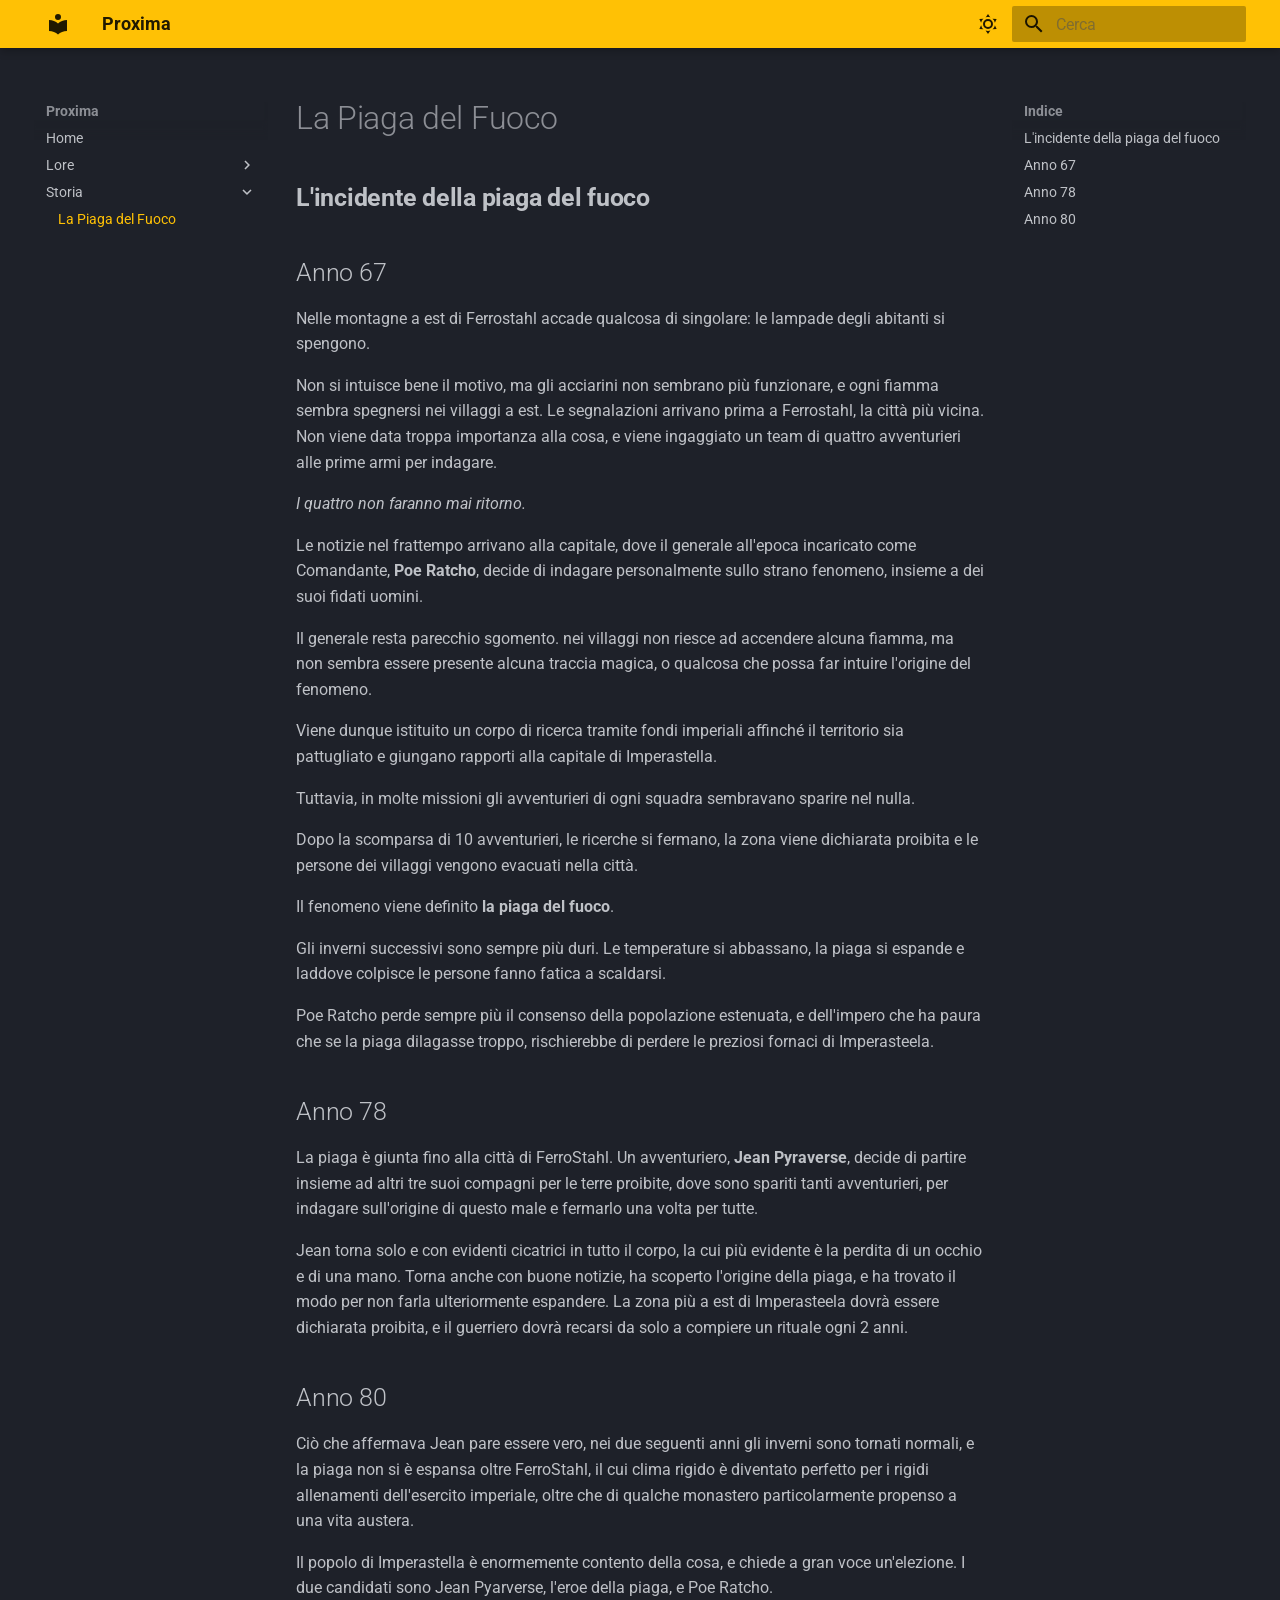
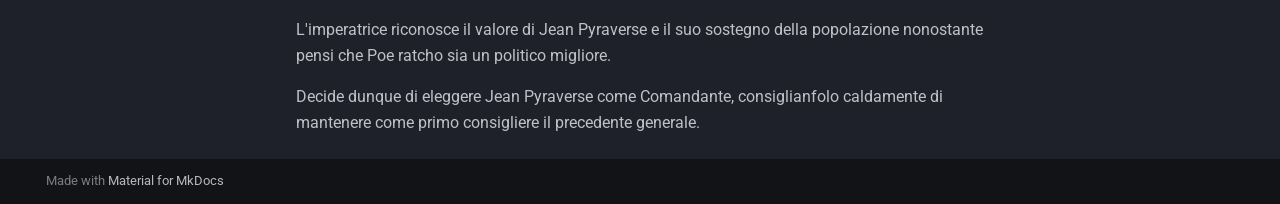
<file: storia/piaga-del-fuoco/index.html>
<!doctype html>
<html lang="it" class="no-js">
  <head>
    
      <meta charset="utf-8">
      <meta name="viewport" content="width=device-width,initial-scale=1">
      
        <meta name="description" content="Cuore dell'Impero">
      
      
      
        <link rel="canonical" href="https://akeera98.github.io/CampagnaAvventurieri2/storia/piaga-del-fuoco/">
      
      
        <link rel="prev" href="../../lore/pantheon/">
      
      
      
        
      
      
      <link rel="icon" href="../../assets/images/favicon.png">
      <meta name="generator" content="mkdocs-1.6.1, mkdocs-material-9.7.6">
    
    
      
        <title>La Piaga del Fuoco - Proxima</title>
      
    
    
      <link rel="stylesheet" href="../../assets/stylesheets/main.484c7ddc.min.css">
      
        
        <link rel="stylesheet" href="../../assets/stylesheets/palette.ab4e12ef.min.css">
      
      


    
    
      
    
    
      
        
        
        <link rel="preconnect" href="https://fonts.gstatic.com" crossorigin>
        <link rel="stylesheet" href="https://fonts.googleapis.com/css?family=Roboto:300,300i,400,400i,700,700i%7CRoboto+Mono:400,400i,700,700i&display=fallback">
        <style>:root{--md-text-font:"Roboto";--md-code-font:"Roboto Mono"}</style>
      
    
    
    <script>__md_scope=new URL("../..",location),__md_hash=e=>[...e].reduce(((e,_)=>(e<<5)-e+_.charCodeAt(0)),0),__md_get=(e,_=localStorage,t=__md_scope)=>JSON.parse(_.getItem(t.pathname+"."+e)),__md_set=(e,_,t=localStorage,a=__md_scope)=>{try{t.setItem(a.pathname+"."+e,JSON.stringify(_))}catch(e){}}</script>
    
      

    
    
  </head>
  
  
    
    
      
    
    
    
    
    <body dir="ltr" data-md-color-scheme="slate" data-md-color-primary="amber" data-md-color-accent="deep-orange">
  
    
    <input class="md-toggle" data-md-toggle="drawer" type="checkbox" id="__drawer" autocomplete="off">
    <input class="md-toggle" data-md-toggle="search" type="checkbox" id="__search" autocomplete="off">
    <label class="md-overlay" for="__drawer"></label>
    <div data-md-component="skip">
      
        
        <a href="#la-piaga-del-fuoco" class="md-skip">
          Vai al contenuto
        </a>
      
    </div>
    <div data-md-component="announce">
      
    </div>
    
    
      

  

<header class="md-header md-header--shadow" data-md-component="header">
  <nav class="md-header__inner md-grid" aria-label="Intestazione">
    <a href="../.." title="Proxima" class="md-header__button md-logo" aria-label="Proxima" data-md-component="logo">
      
  
  <svg xmlns="http://www.w3.org/2000/svg" viewBox="0 0 24 24"><path d="M12 8a3 3 0 0 0 3-3 3 3 0 0 0-3-3 3 3 0 0 0-3 3 3 3 0 0 0 3 3m0 3.54C9.64 9.35 6.5 8 3 8v11c3.5 0 6.64 1.35 9 3.54 2.36-2.19 5.5-3.54 9-3.54V8c-3.5 0-6.64 1.35-9 3.54"/></svg>

    </a>
    <label class="md-header__button md-icon" for="__drawer">
      
      <svg xmlns="http://www.w3.org/2000/svg" viewBox="0 0 24 24"><path d="M3 6h18v2H3zm0 5h18v2H3zm0 5h18v2H3z"/></svg>
    </label>
    <div class="md-header__title" data-md-component="header-title">
      <div class="md-header__ellipsis">
        <div class="md-header__topic">
          <span class="md-ellipsis">
            Proxima
          </span>
        </div>
        <div class="md-header__topic" data-md-component="header-topic">
          <span class="md-ellipsis">
            
              La Piaga del Fuoco
            
          </span>
        </div>
      </div>
    </div>
    
      
        <form class="md-header__option" data-md-component="palette">
  
    
    
    
    <input class="md-option" data-md-color-media="" data-md-color-scheme="slate" data-md-color-primary="amber" data-md-color-accent="deep-orange"  aria-label="Passa alla modalità chiara"  type="radio" name="__palette" id="__palette_0">
    
      <label class="md-header__button md-icon" title="Passa alla modalità chiara" for="__palette_1" hidden>
        <svg xmlns="http://www.w3.org/2000/svg" viewBox="0 0 24 24"><path d="M12 7a5 5 0 0 1 5 5 5 5 0 0 1-5 5 5 5 0 0 1-5-5 5 5 0 0 1 5-5m0 2a3 3 0 0 0-3 3 3 3 0 0 0 3 3 3 3 0 0 0 3-3 3 3 0 0 0-3-3m0-7 2.39 3.42C13.65 5.15 12.84 5 12 5s-1.65.15-2.39.42zM3.34 7l4.16-.35A7.2 7.2 0 0 0 5.94 8.5c-.44.74-.69 1.5-.83 2.29zm.02 10 1.76-3.77a7.131 7.131 0 0 0 2.38 4.14zM20.65 7l-1.77 3.79a7.02 7.02 0 0 0-2.38-4.15zm-.01 10-4.14.36c.59-.51 1.12-1.14 1.54-1.86.42-.73.69-1.5.83-2.29zM12 22l-2.41-3.44c.74.27 1.55.44 2.41.44.82 0 1.63-.17 2.37-.44z"/></svg>
      </label>
    
  
    
    
    
    <input class="md-option" data-md-color-media="" data-md-color-scheme="default" data-md-color-primary="brown" data-md-color-accent="amber"  aria-label="Passa alla modalità scura"  type="radio" name="__palette" id="__palette_1">
    
      <label class="md-header__button md-icon" title="Passa alla modalità scura" for="__palette_0" hidden>
        <svg xmlns="http://www.w3.org/2000/svg" viewBox="0 0 24 24"><path d="m17.75 4.09-2.53 1.94.91 3.06-2.63-1.81-2.63 1.81.91-3.06-2.53-1.94L12.44 4l1.06-3 1.06 3zm3.5 6.91-1.64 1.25.59 1.98-1.7-1.17-1.7 1.17.59-1.98L15.75 11l2.06-.05L18.5 9l.69 1.95zm-2.28 4.95c.83-.08 1.72 1.1 1.19 1.85-.32.45-.66.87-1.08 1.27C15.17 23 8.84 23 4.94 19.07c-3.91-3.9-3.91-10.24 0-14.14.4-.4.82-.76 1.27-1.08.75-.53 1.93.36 1.85 1.19-.27 2.86.69 5.83 2.89 8.02a9.96 9.96 0 0 0 8.02 2.89m-1.64 2.02a12.08 12.08 0 0 1-7.8-3.47c-2.17-2.19-3.33-5-3.49-7.82-2.81 3.14-2.7 7.96.31 10.98 3.02 3.01 7.84 3.12 10.98.31"/></svg>
      </label>
    
  
</form>
      
    
    
      <script>var palette=__md_get("__palette");if(palette&&palette.color){if("(prefers-color-scheme)"===palette.color.media){var media=matchMedia("(prefers-color-scheme: light)"),input=document.querySelector(media.matches?"[data-md-color-media='(prefers-color-scheme: light)']":"[data-md-color-media='(prefers-color-scheme: dark)']");palette.color.media=input.getAttribute("data-md-color-media"),palette.color.scheme=input.getAttribute("data-md-color-scheme"),palette.color.primary=input.getAttribute("data-md-color-primary"),palette.color.accent=input.getAttribute("data-md-color-accent")}for(var[key,value]of Object.entries(palette.color))document.body.setAttribute("data-md-color-"+key,value)}</script>
    
    
    
      
      
        <label class="md-header__button md-icon" for="__search">
          
          <svg xmlns="http://www.w3.org/2000/svg" viewBox="0 0 24 24"><path d="M9.5 3A6.5 6.5 0 0 1 16 9.5c0 1.61-.59 3.09-1.56 4.23l.27.27h.79l5 5-1.5 1.5-5-5v-.79l-.27-.27A6.52 6.52 0 0 1 9.5 16 6.5 6.5 0 0 1 3 9.5 6.5 6.5 0 0 1 9.5 3m0 2C7 5 5 7 5 9.5S7 14 9.5 14 14 12 14 9.5 12 5 9.5 5"/></svg>
        </label>
        <div class="md-search" data-md-component="search" role="dialog">
  <label class="md-search__overlay" for="__search"></label>
  <div class="md-search__inner" role="search">
    <form class="md-search__form" name="search">
      <input type="text" class="md-search__input" name="query" aria-label="Cerca" placeholder="Cerca" autocapitalize="off" autocorrect="off" autocomplete="off" spellcheck="false" data-md-component="search-query" required>
      <label class="md-search__icon md-icon" for="__search">
        
        <svg xmlns="http://www.w3.org/2000/svg" viewBox="0 0 24 24"><path d="M9.5 3A6.5 6.5 0 0 1 16 9.5c0 1.61-.59 3.09-1.56 4.23l.27.27h.79l5 5-1.5 1.5-5-5v-.79l-.27-.27A6.52 6.52 0 0 1 9.5 16 6.5 6.5 0 0 1 3 9.5 6.5 6.5 0 0 1 9.5 3m0 2C7 5 5 7 5 9.5S7 14 9.5 14 14 12 14 9.5 12 5 9.5 5"/></svg>
        
        <svg xmlns="http://www.w3.org/2000/svg" viewBox="0 0 24 24"><path d="M20 11v2H8l5.5 5.5-1.42 1.42L4.16 12l7.92-7.92L13.5 5.5 8 11z"/></svg>
      </label>
      <nav class="md-search__options" aria-label="Cerca">
        
        <button type="reset" class="md-search__icon md-icon" title="Cancella" aria-label="Cancella" tabindex="-1">
          
          <svg xmlns="http://www.w3.org/2000/svg" viewBox="0 0 24 24"><path d="M19 6.41 17.59 5 12 10.59 6.41 5 5 6.41 10.59 12 5 17.59 6.41 19 12 13.41 17.59 19 19 17.59 13.41 12z"/></svg>
        </button>
      </nav>
      
    </form>
    <div class="md-search__output">
      <div class="md-search__scrollwrap" tabindex="0" data-md-scrollfix>
        <div class="md-search-result" data-md-component="search-result">
          <div class="md-search-result__meta">
            Inizializza la ricerca
          </div>
          <ol class="md-search-result__list" role="presentation"></ol>
        </div>
      </div>
    </div>
  </div>
</div>
      
    
    
  </nav>
  
</header>
    
    <div class="md-container" data-md-component="container">
      
      
        
          
        
      
      <main class="md-main" data-md-component="main">
        <div class="md-main__inner md-grid">
          
            
              
              <div class="md-sidebar md-sidebar--primary" data-md-component="sidebar" data-md-type="navigation" >
                <div class="md-sidebar__scrollwrap">
                  <div class="md-sidebar__inner">
                    



<nav class="md-nav md-nav--primary" aria-label="Navigazione" data-md-level="0">
  <label class="md-nav__title" for="__drawer">
    <a href="../.." title="Proxima" class="md-nav__button md-logo" aria-label="Proxima" data-md-component="logo">
      
  
  <svg xmlns="http://www.w3.org/2000/svg" viewBox="0 0 24 24"><path d="M12 8a3 3 0 0 0 3-3 3 3 0 0 0-3-3 3 3 0 0 0-3 3 3 3 0 0 0 3 3m0 3.54C9.64 9.35 6.5 8 3 8v11c3.5 0 6.64 1.35 9 3.54 2.36-2.19 5.5-3.54 9-3.54V8c-3.5 0-6.64 1.35-9 3.54"/></svg>

    </a>
    Proxima
  </label>
  
  <ul class="md-nav__list" data-md-scrollfix>
    
      
      
  
  
  
  
    <li class="md-nav__item">
      <a href="../.." class="md-nav__link">
        
  
  
  <span class="md-ellipsis">
    
  
    Home
  

    
  </span>
  
  

      </a>
    </li>
  

    
      
      
  
  
  
  
    
    
    
    
    
    <li class="md-nav__item md-nav__item--nested">
      
        
        
        <input class="md-nav__toggle md-toggle " type="checkbox" id="__nav_2" >
        
          
          <label class="md-nav__link" for="__nav_2" id="__nav_2_label" tabindex="0">
            
  
  
  <span class="md-ellipsis">
    
  
    Lore
  

    
  </span>
  
  

            <span class="md-nav__icon md-icon"></span>
          </label>
        
        <nav class="md-nav" data-md-level="1" aria-labelledby="__nav_2_label" aria-expanded="false">
          <label class="md-nav__title" for="__nav_2">
            <span class="md-nav__icon md-icon"></span>
            
  
    Lore
  

          </label>
          <ul class="md-nav__list" data-md-scrollfix>
            
              
                
  
  
  
  
    <li class="md-nav__item">
      <a href="../../lore/impero/" class="md-nav__link">
        
  
  
  <span class="md-ellipsis">
    
  
    L'Impero di Proxima
  

    
  </span>
  
  

      </a>
    </li>
  

              
            
              
                
  
  
  
  
    <li class="md-nav__item">
      <a href="../../lore/pantheon/" class="md-nav__link">
        
  
  
  <span class="md-ellipsis">
    
  
    Pantheon
  

    
  </span>
  
  

      </a>
    </li>
  

              
            
          </ul>
        </nav>
      
    </li>
  

    
      
      
  
  
    
  
  
  
    
    
    
    
    
    <li class="md-nav__item md-nav__item--active md-nav__item--nested">
      
        
        
        <input class="md-nav__toggle md-toggle " type="checkbox" id="__nav_3" checked>
        
          
          <label class="md-nav__link" for="__nav_3" id="__nav_3_label" tabindex="0">
            
  
  
  <span class="md-ellipsis">
    
  
    Storia
  

    
  </span>
  
  

            <span class="md-nav__icon md-icon"></span>
          </label>
        
        <nav class="md-nav" data-md-level="1" aria-labelledby="__nav_3_label" aria-expanded="true">
          <label class="md-nav__title" for="__nav_3">
            <span class="md-nav__icon md-icon"></span>
            
  
    Storia
  

          </label>
          <ul class="md-nav__list" data-md-scrollfix>
            
              
                
  
  
    
  
  
  
    <li class="md-nav__item md-nav__item--active">
      
      <input class="md-nav__toggle md-toggle" type="checkbox" id="__toc">
      
      
        
      
      
        <label class="md-nav__link md-nav__link--active" for="__toc">
          
  
  
  <span class="md-ellipsis">
    
  
    La Piaga del Fuoco
  

    
  </span>
  
  

          <span class="md-nav__icon md-icon"></span>
        </label>
      
      <a href="./" class="md-nav__link md-nav__link--active">
        
  
  
  <span class="md-ellipsis">
    
  
    La Piaga del Fuoco
  

    
  </span>
  
  

      </a>
      
        

<nav class="md-nav md-nav--secondary" aria-label="Indice">
  
  
  
    
  
  
    <label class="md-nav__title" for="__toc">
      <span class="md-nav__icon md-icon"></span>
      Indice
    </label>
    <ul class="md-nav__list" data-md-component="toc" data-md-scrollfix>
      
        <li class="md-nav__item">
  <a href="#lincidente-della-piaga-del-fuoco" class="md-nav__link">
    <span class="md-ellipsis">
      
        L'incidente della piaga del fuoco
      
    </span>
  </a>
  
</li>
      
        <li class="md-nav__item">
  <a href="#anno-67" class="md-nav__link">
    <span class="md-ellipsis">
      
        Anno 67
      
    </span>
  </a>
  
</li>
      
        <li class="md-nav__item">
  <a href="#anno-78" class="md-nav__link">
    <span class="md-ellipsis">
      
        Anno 78
      
    </span>
  </a>
  
</li>
      
        <li class="md-nav__item">
  <a href="#anno-80" class="md-nav__link">
    <span class="md-ellipsis">
      
        Anno 80
      
    </span>
  </a>
  
</li>
      
    </ul>
  
</nav>
      
    </li>
  

              
            
          </ul>
        </nav>
      
    </li>
  

    
  </ul>
</nav>
                  </div>
                </div>
              </div>
            
            
              
              <div class="md-sidebar md-sidebar--secondary" data-md-component="sidebar" data-md-type="toc" >
                <div class="md-sidebar__scrollwrap">
                  <div class="md-sidebar__inner">
                    

<nav class="md-nav md-nav--secondary" aria-label="Indice">
  
  
  
    
  
  
    <label class="md-nav__title" for="__toc">
      <span class="md-nav__icon md-icon"></span>
      Indice
    </label>
    <ul class="md-nav__list" data-md-component="toc" data-md-scrollfix>
      
        <li class="md-nav__item">
  <a href="#lincidente-della-piaga-del-fuoco" class="md-nav__link">
    <span class="md-ellipsis">
      
        L'incidente della piaga del fuoco
      
    </span>
  </a>
  
</li>
      
        <li class="md-nav__item">
  <a href="#anno-67" class="md-nav__link">
    <span class="md-ellipsis">
      
        Anno 67
      
    </span>
  </a>
  
</li>
      
        <li class="md-nav__item">
  <a href="#anno-78" class="md-nav__link">
    <span class="md-ellipsis">
      
        Anno 78
      
    </span>
  </a>
  
</li>
      
        <li class="md-nav__item">
  <a href="#anno-80" class="md-nav__link">
    <span class="md-ellipsis">
      
        Anno 80
      
    </span>
  </a>
  
</li>
      
    </ul>
  
</nav>
                  </div>
                </div>
              </div>
            
          
          
            <div class="md-content" data-md-component="content">
              
              <article class="md-content__inner md-typeset">
                
                  



<h1 id="la-piaga-del-fuoco">La Piaga del Fuoco</h1>
<h2 id="lincidente-della-piaga-del-fuoco"><strong>L'incidente della piaga del fuoco</strong></h2>
<h2 id="anno-67">Anno 67</h2>
<p>Nelle montagne a est di Ferrostahl accade qualcosa di singolare: le lampade degli abitanti si spengono. </p>
<p>Non si intuisce bene il motivo, ma gli acciarini non sembrano più funzionare, e ogni fiamma sembra spegnersi nei villaggi a est. 
Le segnalazioni arrivano prima a Ferrostahl, la città più vicina. Non viene data troppa importanza alla cosa, e viene ingaggiato un team di quattro avventurieri alle prime armi per indagare. </p>
<p><em>I quattro non faranno mai ritorno.</em></p>
<p>Le notizie nel frattempo arrivano alla capitale, dove il generale all'epoca incaricato come Comandante, <strong>Poe Ratcho</strong>, decide di indagare personalmente sullo strano fenomeno, insieme a dei suoi fidati uomini.</p>
<p>Il generale resta parecchio sgomento. nei villaggi non riesce ad accendere alcuna fiamma, ma non sembra essere presente alcuna traccia magica, o qualcosa che possa far intuire l'origine del fenomeno. </p>
<p>Viene dunque istituito un corpo di ricerca tramite fondi imperiali affinché il territorio sia pattugliato e giungano rapporti alla capitale di Imperastella. </p>
<p>Tuttavia, in molte missioni gli avventurieri di ogni squadra sembravano sparire nel nulla. </p>
<p>Dopo la scomparsa di 10 avventurieri, le ricerche si fermano, la zona viene dichiarata proibita e le persone dei villaggi vengono evacuati nella città.  </p>
<p>Il fenomeno viene definito <strong>la piaga del fuoco</strong>.</p>
<p>Gli inverni successivi sono sempre più duri. Le temperature si abbassano, la piaga si espande e laddove colpisce le persone fanno fatica a scaldarsi. </p>
<p>Poe Ratcho perde sempre più il consenso della popolazione estenuata, e dell'impero che ha paura che se la piaga dilagasse troppo, rischierebbe di perdere le preziosi fornaci di Imperasteela.</p>
<h2 id="anno-78">Anno 78</h2>
<p>La piaga è giunta fino alla città di FerroStahl.
Un avventuriero, <strong>Jean Pyraverse</strong>, decide di partire insieme ad altri tre suoi compagni per le terre proibite, dove sono spariti tanti avventurieri, per indagare sull'origine di questo male e fermarlo una volta per tutte. </p>
<p>Jean torna solo e con evidenti cicatrici in tutto il corpo, la cui più evidente è la perdita di un occhio e di una mano. 
Torna anche con buone notizie, ha scoperto l'origine della piaga, e ha trovato il modo per non farla ulteriormente espandere. 
La zona più a est di Imperasteela dovrà essere dichiarata proibita, e il guerriero dovrà recarsi da solo a compiere un rituale ogni 2 anni. </p>
<h2 id="anno-80">Anno 80</h2>
<p>Ciò che affermava Jean pare essere vero, nei due seguenti anni gli inverni sono tornati normali, e la piaga non si è espansa oltre FerroStahl, il cui clima rigido è diventato perfetto per i rigidi allenamenti dell'esercito imperiale, oltre che di qualche monastero particolarmente propenso a una vita austera.</p>
<p>Il popolo di Imperastella è enormemente contento della cosa, e chiede a gran voce un'elezione.
I due candidati sono Jean Pyarverse, l'eroe della piaga, e Poe Ratcho. </p>
<p>L'imperatrice riconosce il valore di Jean Pyraverse e il suo sostegno della popolazione nonostante pensi che Poe ratcho sia un politico migliore. </p>
<p>Decide dunque di eleggere Jean Pyraverse come Comandante, consiglianfolo caldamente di mantenere come primo consigliere il precedente generale.</p>












                
              </article>
            </div>
          
          
<script>var target=document.getElementById(location.hash.slice(1));target&&target.name&&(target.checked=target.name.startsWith("__tabbed_"))</script>
        </div>
        
      </main>
      
        <footer class="md-footer">
  
  <div class="md-footer-meta md-typeset">
    <div class="md-footer-meta__inner md-grid">
      <div class="md-copyright">
  
  
    Made with
    <a href="https://squidfunk.github.io/mkdocs-material/" target="_blank" rel="noopener">
      Material for MkDocs
    </a>
  
</div>
      
    </div>
  </div>
</footer>
      
    </div>
    <div class="md-dialog" data-md-component="dialog">
      <div class="md-dialog__inner md-typeset"></div>
    </div>
    
    
    
      
      
      <script id="__config" type="application/json">{"annotate": null, "base": "../..", "features": [], "search": "../../assets/javascripts/workers/search.2c215733.min.js", "tags": null, "translations": {"clipboard.copied": "Copiato", "clipboard.copy": "Copia", "search.result.more.one": "1 altro in questa pagina", "search.result.more.other": "# altri in questa pagina", "search.result.none": "Nessun documento trovato", "search.result.one": "1 documento trovato", "search.result.other": "# documenti trovati", "search.result.placeholder": "Scrivi per iniziare a cercare", "search.result.term.missing": "Non presente", "select.version": "Seleziona la versione"}, "version": null}</script>
    
    
      <script src="../../assets/javascripts/bundle.79ae519e.min.js"></script>
      
    
  </body>
</html>
</file>
<file: assets/stylesheets/main.484c7ddc.min.css>
@charset "UTF-8";html{-webkit-text-size-adjust:none;-moz-text-size-adjust:none;text-size-adjust:none;box-sizing:border-box}*,:after,:before{box-sizing:inherit}@media (prefers-reduced-motion){*,:after,:before{transition:none!important}}body{margin:0}a,button,input,label{-webkit-tap-highlight-color:transparent}a{color:inherit;text-decoration:none}hr{border:0;box-sizing:initial;display:block;height:.05rem;overflow:visible;padding:0}small{font-size:80%}sub,sup{line-height:1em}img{border-style:none}table{border-collapse:initial;border-spacing:0}td,th{font-weight:400;vertical-align:top}button{background:#0000;border:0;font-family:inherit;font-size:inherit;margin:0;padding:0}input{border:0;outline:none}:root{--md-primary-fg-color:#4051b5;--md-primary-fg-color--light:#5d6cc0;--md-primary-fg-color--dark:#303fa1;--md-primary-bg-color:#fff;--md-primary-bg-color--light:#ffffffb3;--md-accent-fg-color:#526cfe;--md-accent-fg-color--transparent:#526cfe1a;--md-accent-bg-color:#fff;--md-accent-bg-color--light:#ffffffb3}[data-md-color-scheme=default]{color-scheme:light}[data-md-color-scheme=default] img[src$="#gh-dark-mode-only"],[data-md-color-scheme=default] img[src$="#only-dark"]{display:none}:root,[data-md-color-scheme=default]{--md-hue:225deg;--md-default-fg-color:#000000de;--md-default-fg-color--light:#0000008a;--md-default-fg-color--lighter:#00000052;--md-default-fg-color--lightest:#00000012;--md-default-bg-color:#fff;--md-default-bg-color--light:#ffffffb3;--md-default-bg-color--lighter:#ffffff4d;--md-default-bg-color--lightest:#ffffff1f;--md-code-fg-color:#36464e;--md-code-bg-color:#f5f5f5;--md-code-bg-color--light:#f5f5f5b3;--md-code-bg-color--lighter:#f5f5f54d;--md-code-hl-color:#4287ff;--md-code-hl-color--light:#4287ff1a;--md-code-hl-number-color:#d52a2a;--md-code-hl-special-color:#db1457;--md-code-hl-function-color:#a846b9;--md-code-hl-constant-color:#6e59d9;--md-code-hl-keyword-color:#3f6ec6;--md-code-hl-string-color:#1c7d4d;--md-code-hl-name-color:var(--md-code-fg-color);--md-code-hl-operator-color:var(--md-default-fg-color--light);--md-code-hl-punctuation-color:var(--md-default-fg-color--light);--md-code-hl-comment-color:var(--md-default-fg-color--light);--md-code-hl-generic-color:var(--md-default-fg-color--light);--md-code-hl-variable-color:var(--md-default-fg-color--light);--md-typeset-color:var(--md-default-fg-color);--md-typeset-a-color:var(--md-primary-fg-color);--md-typeset-del-color:#f5503d26;--md-typeset-ins-color:#0bd57026;--md-typeset-kbd-color:#fafafa;--md-typeset-kbd-accent-color:#fff;--md-typeset-kbd-border-color:#b8b8b8;--md-typeset-mark-color:#ffff0080;--md-typeset-table-color:#0000001f;--md-typeset-table-color--light:rgba(0,0,0,.035);--md-admonition-fg-color:var(--md-default-fg-color);--md-admonition-bg-color:var(--md-default-bg-color);--md-warning-fg-color:#000000de;--md-warning-bg-color:#ff9;--md-footer-fg-color:#fff;--md-footer-fg-color--light:#ffffffb3;--md-footer-fg-color--lighter:#ffffff73;--md-footer-bg-color:#000000de;--md-footer-bg-color--dark:#00000052;--md-shadow-z1:0 0.2rem 0.5rem #0000000d,0 0 0.05rem #0000001a;--md-shadow-z2:0 0.2rem 0.5rem #0000001a,0 0 0.05rem #00000040;--md-shadow-z3:0 0.2rem 0.5rem #0003,0 0 0.05rem #00000059}.md-icon svg{fill:currentcolor;display:block;height:1.2rem;width:1.2rem}body{-webkit-font-smoothing:antialiased;-moz-osx-font-smoothing:grayscale;--md-text-font-family:var(--md-text-font,_),-apple-system,BlinkMacSystemFont,Helvetica,Arial,sans-serif;--md-code-font-family:var(--md-code-font,_),SFMono-Regular,Consolas,Menlo,monospace}aside,body,input{font-feature-settings:"kern","liga";color:var(--md-typeset-color);font-family:var(--md-text-font-family)}code,kbd,pre{font-feature-settings:"kern";font-family:var(--md-code-font-family)}:root{--md-typeset-table-sort-icon:url('data:image/svg+xml;charset=utf-8,<svg xmlns="http://www.w3.org/2000/svg" viewBox="0 0 24 24"><path d="m18 21-4-4h3V7h-3l4-4 4 4h-3v10h3M2 19v-2h10v2M2 13v-2h7v2M2 7V5h4v2z"/></svg>');--md-typeset-table-sort-icon--asc:url('data:image/svg+xml;charset=utf-8,<svg xmlns="http://www.w3.org/2000/svg" viewBox="0 0 24 24"><path d="M19 17h3l-4 4-4-4h3V3h2M2 17h10v2H2M6 5v2H2V5m0 6h7v2H2z"/></svg>');--md-typeset-table-sort-icon--desc:url('data:image/svg+xml;charset=utf-8,<svg xmlns="http://www.w3.org/2000/svg" viewBox="0 0 24 24"><path d="M19 7h3l-4-4-4 4h3v14h2M2 17h10v2H2M6 5v2H2V5m0 6h7v2H2z"/></svg>')}.md-typeset{-webkit-print-color-adjust:exact;color-adjust:exact;font-size:.8rem;line-height:1.6;overflow-wrap:break-word}@media print{.md-typeset{font-size:.68rem}}.md-typeset blockquote,.md-typeset dl,.md-typeset figure,.md-typeset ol,.md-typeset pre,.md-typeset ul{margin-bottom:1em;margin-top:1em}.md-typeset h1{color:var(--md-default-fg-color--light);font-size:2em;line-height:1.3;margin:0 0 1.25em}.md-typeset h1,.md-typeset h2{font-weight:300;letter-spacing:-.01em}.md-typeset h2{font-size:1.5625em;line-height:1.4;margin:1.6em 0 .64em}.md-typeset h3{font-size:1.25em;font-weight:400;letter-spacing:-.01em;line-height:1.5;margin:1.6em 0 .8em}.md-typeset h2+h3{margin-top:.8em}.md-typeset h4{font-weight:700;letter-spacing:-.01em;margin:1em 0}.md-typeset h5,.md-typeset h6{color:var(--md-default-fg-color--light);font-size:.8em;font-weight:700;letter-spacing:-.01em;margin:1.25em 0}.md-typeset h5{text-transform:uppercase}.md-typeset h5 code{text-transform:none}.md-typeset hr{border-bottom:.05rem solid var(--md-default-fg-color--lightest);display:flow-root;margin:1.5em 0}.md-typeset a{color:var(--md-typeset-a-color);word-break:break-word}.md-typeset a,.md-typeset a:before{transition:color 125ms}.md-typeset a:focus,.md-typeset a:hover{color:var(--md-accent-fg-color)}.md-typeset a:focus code,.md-typeset a:hover code{background-color:var(--md-accent-fg-color--transparent);color:var(--md-accent-fg-color)}.md-typeset a code{color:var(--md-typeset-a-color)}.md-typeset a.focus-visible{outline-color:var(--md-accent-fg-color);outline-offset:.2rem}.md-typeset code,.md-typeset kbd,.md-typeset pre{color:var(--md-code-fg-color);direction:ltr;font-variant-ligatures:none;transition:background-color 125ms}@media print{.md-typeset code,.md-typeset kbd,.md-typeset pre{white-space:pre-wrap}}.md-typeset code{background-color:var(--md-code-bg-color);border-radius:.1rem;-webkit-box-decoration-break:clone;box-decoration-break:clone;font-size:.85em;padding:0 .2941176471em;transition:color 125ms,background-color 125ms;word-break:break-word}.md-typeset code:not(.focus-visible){-webkit-tap-highlight-color:transparent;outline:none}.md-typeset pre{display:flow-root;line-height:1.4;position:relative}.md-typeset pre>code{-webkit-box-decoration-break:slice;box-decoration-break:slice;box-shadow:none;display:block;margin:0;outline-color:var(--md-accent-fg-color);overflow:auto;padding:.7720588235em 1.1764705882em;scrollbar-color:var(--md-default-fg-color--lighter) #0000;scrollbar-width:thin;touch-action:auto;word-break:normal}.md-typeset pre>code:hover{scrollbar-color:var(--md-accent-fg-color) #0000}.md-typeset pre>code::-webkit-scrollbar{height:.2rem;width:.2rem}.md-typeset pre>code::-webkit-scrollbar-thumb{background-color:var(--md-default-fg-color--lighter)}.md-typeset pre>code::-webkit-scrollbar-thumb:hover{background-color:var(--md-accent-fg-color)}.md-typeset kbd{background-color:var(--md-typeset-kbd-color);border-radius:.1rem;box-shadow:0 .1rem 0 .05rem var(--md-typeset-kbd-border-color),0 .1rem 0 var(--md-typeset-kbd-border-color),0 -.1rem .2rem var(--md-typeset-kbd-accent-color) inset;color:var(--md-default-fg-color);display:inline-block;font-size:.75em;padding:0 .6666666667em;vertical-align:text-top;word-break:break-word}.md-typeset mark{background-color:var(--md-typeset-mark-color);-webkit-box-decoration-break:clone;box-decoration-break:clone;color:inherit;word-break:break-word}.md-typeset abbr{cursor:help;text-decoration:none}.md-typeset [data-preview],.md-typeset abbr{border-bottom:.05rem dotted var(--md-default-fg-color--light)}.md-typeset small{opacity:.75}[dir=ltr] .md-typeset sub,[dir=ltr] .md-typeset sup{margin-left:.078125em}[dir=rtl] .md-typeset sub,[dir=rtl] .md-typeset sup{margin-right:.078125em}[dir=ltr] .md-typeset blockquote{padding-left:.6rem}[dir=rtl] .md-typeset blockquote{padding-right:.6rem}[dir=ltr] .md-typeset blockquote{border-left:.2rem solid var(--md-default-fg-color--lighter)}[dir=rtl] .md-typeset blockquote{border-right:.2rem solid var(--md-default-fg-color--lighter)}.md-typeset blockquote{color:var(--md-default-fg-color--light);margin-left:0;margin-right:0}.md-typeset ul{list-style-type:disc}.md-typeset ul[type]{list-style-type:revert-layer}[dir=ltr] .md-typeset ol,[dir=ltr] .md-typeset ul{margin-left:.625em}[dir=rtl] .md-typeset ol,[dir=rtl] .md-typeset ul{margin-right:.625em}.md-typeset ol,.md-typeset ul{padding:0}.md-typeset ol:not([hidden]),.md-typeset ul:not([hidden]){display:flow-root}.md-typeset ol ol,.md-typeset ul ol{list-style-type:lower-alpha}.md-typeset ol ol ol,.md-typeset ul ol ol{list-style-type:lower-roman}.md-typeset ol ol ol ol,.md-typeset ul ol ol ol{list-style-type:upper-alpha}.md-typeset ol ol ol ol ol,.md-typeset ul ol ol ol ol{list-style-type:upper-roman}.md-typeset ol[type],.md-typeset ul[type]{list-style-type:revert-layer}[dir=ltr] .md-typeset ol li,[dir=ltr] .md-typeset ul li{margin-left:1.25em}[dir=rtl] .md-typeset ol li,[dir=rtl] .md-typeset ul li{margin-right:1.25em}.md-typeset ol li,.md-typeset ul li{margin-bottom:.5em}.md-typeset ol li blockquote,.md-typeset ol li p,.md-typeset ul li blockquote,.md-typeset ul li p{margin:.5em 0}.md-typeset ol li:last-child,.md-typeset ul li:last-child{margin-bottom:0}[dir=ltr] .md-typeset ol li ol,[dir=ltr] .md-typeset ol li ul,[dir=ltr] .md-typeset ul li ol,[dir=ltr] .md-typeset ul li ul{margin-left:.625em}[dir=rtl] .md-typeset ol li ol,[dir=rtl] .md-typeset ol li ul,[dir=rtl] .md-typeset ul li ol,[dir=rtl] .md-typeset ul li ul{margin-right:.625em}.md-typeset ol li ol,.md-typeset ol li ul,.md-typeset ul li ol,.md-typeset ul li ul{margin-bottom:.5em;margin-top:.5em}[dir=ltr] .md-typeset dd{margin-left:1.875em}[dir=rtl] .md-typeset dd{margin-right:1.875em}.md-typeset dd{margin-bottom:1.5em;margin-top:1em}.md-typeset img,.md-typeset svg,.md-typeset video{height:auto;max-width:100%}.md-typeset img[align=left]{margin:1em 1em 1em 0}.md-typeset img[align=right]{margin:1em 0 1em 1em}.md-typeset img[align]:only-child{margin-top:0}.md-typeset figure{display:flow-root;margin:1em auto;max-width:100%;text-align:center;width:fit-content}.md-typeset figure img{display:block;margin:0 auto}.md-typeset figcaption{font-style:italic;margin:1em auto;max-width:24rem}.md-typeset iframe{max-width:100%}.md-typeset table:not([class]){background-color:var(--md-default-bg-color);border:.05rem solid var(--md-typeset-table-color);border-radius:.1rem;display:inline-block;font-size:.64rem;max-width:100%;overflow:auto;touch-action:auto}@media print{.md-typeset table:not([class]){display:table}}.md-typeset table:not([class])+*{margin-top:1.5em}.md-typeset table:not([class]) td>:first-child,.md-typeset table:not([class]) th>:first-child{margin-top:0}.md-typeset table:not([class]) td>:last-child,.md-typeset table:not([class]) th>:last-child{margin-bottom:0}.md-typeset table:not([class]) td:not([align]),.md-typeset table:not([class]) th:not([align]){text-align:left}[dir=rtl] .md-typeset table:not([class]) td:not([align]),[dir=rtl] .md-typeset table:not([class]) th:not([align]){text-align:right}.md-typeset table:not([class]) th{font-weight:700;min-width:5rem;padding:.9375em 1.25em;vertical-align:top}.md-typeset table:not([class]) td{border-top:.05rem solid var(--md-typeset-table-color);padding:.9375em 1.25em;vertical-align:top}.md-typeset table:not([class]) tbody tr{transition:background-color 125ms}.md-typeset table:not([class]) tbody tr:hover{background-color:var(--md-typeset-table-color--light);box-shadow:0 .05rem 0 var(--md-default-bg-color) inset}.md-typeset table:not([class]) a{word-break:normal}.md-typeset table th[role=columnheader]{cursor:pointer}[dir=ltr] .md-typeset table th[role=columnheader]:after{margin-left:.5em}[dir=rtl] .md-typeset table th[role=columnheader]:after{margin-right:.5em}.md-typeset table th[role=columnheader]:after{content:"";display:inline-block;height:1.2em;-webkit-mask-image:var(--md-typeset-table-sort-icon);mask-image:var(--md-typeset-table-sort-icon);-webkit-mask-repeat:no-repeat;mask-repeat:no-repeat;-webkit-mask-size:contain;mask-size:contain;transition:background-color 125ms;vertical-align:text-bottom;width:1.2em}.md-typeset table th[role=columnheader]:hover:after{background-color:var(--md-default-fg-color--lighter)}.md-typeset table th[role=columnheader][aria-sort=ascending]:after{background-color:var(--md-default-fg-color--light);-webkit-mask-image:var(--md-typeset-table-sort-icon--asc);mask-image:var(--md-typeset-table-sort-icon--asc)}.md-typeset table th[role=columnheader][aria-sort=descending]:after{background-color:var(--md-default-fg-color--light);-webkit-mask-image:var(--md-typeset-table-sort-icon--desc);mask-image:var(--md-typeset-table-sort-icon--desc)}.md-typeset__scrollwrap{margin:1em -.8rem;overflow-x:auto;touch-action:auto}.md-typeset__table{display:inline-block;margin-bottom:.5em;padding:0 .8rem}@media print{.md-typeset__table{display:block}}html .md-typeset__table table{display:table;margin:0;overflow:hidden;width:100%}@media screen and (max-width:44.984375em){.md-content__inner>pre{margin:1em -.8rem}.md-content__inner>pre code{border-radius:0}}.md-typeset .md-author{border-radius:100%;display:block;flex-shrink:0;height:1.6rem;overflow:hidden;position:relative;transition:color 125ms,transform 125ms;width:1.6rem}.md-typeset .md-author img{display:block}.md-typeset .md-author--more{background:var(--md-default-fg-color--lightest);color:var(--md-default-fg-color--lighter);font-size:.6rem;font-weight:700;line-height:1.6rem;text-align:center}.md-typeset .md-author--long{height:2.4rem;width:2.4rem}.md-typeset a.md-author{transform:scale(1)}.md-typeset a.md-author img{border-radius:100%;filter:grayscale(100%) opacity(75%);transition:filter 125ms}.md-typeset a.md-author:focus,.md-typeset a.md-author:hover{transform:scale(1.1);z-index:1}.md-typeset a.md-author:focus img,.md-typeset a.md-author:hover img{filter:grayscale(0)}.md-banner{background-color:var(--md-footer-bg-color);color:var(--md-footer-fg-color);overflow:auto}@media print{.md-banner{display:none}}.md-banner--warning{background-color:var(--md-warning-bg-color);color:var(--md-warning-fg-color)}.md-banner__inner{font-size:.7rem;margin:.6rem auto;padding:0 .8rem}[dir=ltr] .md-banner__button{float:right}[dir=rtl] .md-banner__button{float:left}.md-banner__button{color:inherit;cursor:pointer;transition:opacity .25s}.no-js .md-banner__button{display:none}.md-banner__button:hover{opacity:.7}html{font-size:125%;height:100%;overflow-x:hidden}@media screen and (min-width:100em){html{font-size:137.5%}}@media screen and (min-width:125em){html{font-size:150%}}body{background-color:var(--md-default-bg-color);display:flex;flex-direction:column;font-size:.5rem;min-height:100%;position:relative;width:100%}@media print{body{display:block}}@media screen and (max-width:59.984375em){body[data-md-scrolllock]{position:fixed}}.md-grid{margin-left:auto;margin-right:auto;max-width:61rem}.md-container{display:flex;flex-direction:column;flex-grow:1}@media print{.md-container{display:block}}.md-main{flex-grow:1}.md-main__inner{display:flex;height:100%;margin-top:1.5rem}.md-ellipsis{overflow:hidden;text-overflow:ellipsis}.md-toggle{display:none}.md-option{height:0;opacity:0;position:absolute;width:0}.md-option:checked+label:not([hidden]){display:block}.md-option.focus-visible+label{outline-color:var(--md-accent-fg-color);outline-style:auto}.md-skip{background-color:var(--md-default-fg-color);border-radius:.1rem;color:var(--md-default-bg-color);font-size:.64rem;margin:.5rem;opacity:0;outline-color:var(--md-accent-fg-color);padding:.3rem .5rem;position:fixed;transform:translateY(.4rem);z-index:-1}.md-skip:focus{opacity:1;transform:translateY(0);transition:transform .25s cubic-bezier(.4,0,.2,1),opacity 175ms 75ms;z-index:10}@page{margin:25mm}:root{--md-clipboard-icon:url('data:image/svg+xml;charset=utf-8,<svg xmlns="http://www.w3.org/2000/svg" viewBox="0 0 24 24"><path d="M19 21H8V7h11m0-2H8a2 2 0 0 0-2 2v14a2 2 0 0 0 2 2h11a2 2 0 0 0 2-2V7a2 2 0 0 0-2-2m-3-4H4a2 2 0 0 0-2 2v14h2V3h12z"/></svg>')}.md-clipboard{border-radius:.1rem;color:var(--md-default-fg-color--lightest);cursor:pointer;height:1.5em;outline-color:var(--md-accent-fg-color);outline-offset:.1rem;transition:color .25s;width:1.5em;z-index:1}@media print{.md-clipboard{display:none}}.md-clipboard:not(.focus-visible){-webkit-tap-highlight-color:transparent;outline:none}:hover>.md-clipboard{color:var(--md-default-fg-color--light)}.md-clipboard:focus,.md-clipboard:hover{color:var(--md-accent-fg-color)}.md-clipboard:after{background-color:currentcolor;content:"";display:block;height:1.125em;margin:0 auto;-webkit-mask-image:var(--md-clipboard-icon);mask-image:var(--md-clipboard-icon);-webkit-mask-position:center;mask-position:center;-webkit-mask-repeat:no-repeat;mask-repeat:no-repeat;-webkit-mask-size:contain;mask-size:contain;width:1.125em}.md-clipboard--inline{cursor:pointer}.md-clipboard--inline code{transition:color .25s,background-color .25s}.md-clipboard--inline:focus code,.md-clipboard--inline:hover code{background-color:var(--md-accent-fg-color--transparent);color:var(--md-accent-fg-color)}:root{--md-code-select-icon:url('data:image/svg+xml;charset=utf-8,<svg xmlns="http://www.w3.org/2000/svg" viewBox="0 0 24 24"><path d="M19 19h-4v2h4c1.1 0 2-.9 2-2v-4h-2m0-12h-4v2h4v4h2V5c0-1.1-.9-2-2-2M5 5h4V3H5c-1.1 0-2 .9-2 2v4h2m0 6H3v4c0 1.1.9 2 2 2h4v-2H5zm2-4h2v2H7zm4 0h2v2h-2zm4 0h2v2h-2zM7 7h2v2H7zm4 0h2v2h-2zm4 0h2v2h-2zm-8 8h2v2H7zm4 0h2v2h-2zm4 0h2v2h-2z"/></svg>');--md-code-copy-icon:url('data:image/svg+xml;charset=utf-8,<svg xmlns="http://www.w3.org/2000/svg" viewBox="0 0 24 24"><path d="M19 21H8V7h11m0-2H8a2 2 0 0 0-2 2v14a2 2 0 0 0 2 2h11a2 2 0 0 0 2-2V7a2 2 0 0 0-2-2m-3-4H4a2 2 0 0 0-2 2v14h2V3h12z"/></svg>')}.md-typeset .md-code__content{display:grid}.md-code__nav{background-color:var(--md-code-bg-color--lighter);border-radius:.1rem;display:flex;gap:.2rem;padding:.2rem;position:absolute;right:.25em;top:.25em;transition:background-color .25s;z-index:1}:hover>.md-code__nav{background-color:var(--md-code-bg-color--light)}.md-code__button{color:var(--md-default-fg-color--lightest);cursor:pointer;display:block;height:1.5em;outline-color:var(--md-accent-fg-color);outline-offset:.1rem;transition:color .25s;width:1.5em}:hover>*>.md-code__button{color:var(--md-default-fg-color--light)}.md-code__button.focus-visible,.md-code__button:hover{color:var(--md-accent-fg-color)}.md-code__button--active{color:var(--md-default-fg-color)!important}.md-code__button:after{background-color:currentcolor;content:"";display:block;height:1.125em;margin:0 auto;-webkit-mask-position:center;mask-position:center;-webkit-mask-repeat:no-repeat;mask-repeat:no-repeat;-webkit-mask-size:contain;mask-size:contain;width:1.125em}.md-code__button[data-md-type=select]:after{-webkit-mask-image:var(--md-code-select-icon);mask-image:var(--md-code-select-icon)}.md-code__button[data-md-type=copy]:after{-webkit-mask-image:var(--md-code-copy-icon);mask-image:var(--md-code-copy-icon)}@keyframes consent{0%{opacity:0;transform:translateY(100%)}to{opacity:1;transform:translateY(0)}}@keyframes overlay{0%{opacity:0}to{opacity:1}}.md-consent__overlay{animation:overlay .25s both;-webkit-backdrop-filter:blur(.1rem);backdrop-filter:blur(.1rem);background-color:#0000008a;height:100%;opacity:1;position:fixed;top:0;width:100%;z-index:5}.md-consent__inner{animation:consent .5s cubic-bezier(.1,.7,.1,1) both;background-color:var(--md-default-bg-color);border:0;border-radius:.1rem;bottom:0;box-shadow:0 0 .2rem #0000001a,0 .2rem .4rem #0003;max-height:100%;overflow:auto;padding:0;position:fixed;width:100%;z-index:5}.md-consent__form{padding:.8rem}.md-consent__settings{display:none;margin:1em 0}input:checked+.md-consent__settings{display:block}.md-consent__controls{margin-bottom:.8rem}.md-typeset .md-consent__controls .md-button{display:inline}@media screen and (max-width:44.984375em){.md-typeset .md-consent__controls .md-button{display:block;margin-top:.4rem;text-align:center;width:100%}}.md-consent label{cursor:pointer}.md-content{flex-grow:1;min-width:0}.md-content__inner{margin:0 .8rem 1.2rem;padding-top:.6rem}@media screen and (min-width:76.25em){[dir=ltr] .md-sidebar--primary:not([hidden])~.md-content>.md-content__inner{margin-left:1.2rem}[dir=ltr] .md-sidebar--secondary:not([hidden])~.md-content>.md-content__inner,[dir=rtl] .md-sidebar--primary:not([hidden])~.md-content>.md-content__inner{margin-right:1.2rem}[dir=rtl] .md-sidebar--secondary:not([hidden])~.md-content>.md-content__inner{margin-left:1.2rem}}.md-content__inner:before{content:"";display:block;height:.4rem}.md-content__inner>:last-child{margin-bottom:0}[dir=ltr] .md-content__button{float:right}[dir=rtl] .md-content__button{float:left}[dir=ltr] .md-content__button{margin-left:.4rem}[dir=rtl] .md-content__button{margin-right:.4rem}.md-content__button{margin:.4rem 0;padding:0}@media print{.md-content__button{display:none}}.md-typeset .md-content__button{color:var(--md-default-fg-color--lighter)}.md-content__button svg{display:inline;vertical-align:top}[dir=rtl] .md-content__button svg{transform:scaleX(-1)}[dir=ltr] .md-dialog{right:.8rem}[dir=rtl] .md-dialog{left:.8rem}.md-dialog{background-color:var(--md-default-fg-color);border-radius:.1rem;bottom:.8rem;box-shadow:var(--md-shadow-z3);min-width:11.1rem;opacity:0;padding:.4rem .6rem;pointer-events:none;position:fixed;transform:translateY(100%);transition:transform 0ms .4s,opacity .4s;z-index:4}@media print{.md-dialog{display:none}}.md-dialog--active{opacity:1;pointer-events:auto;transform:translateY(0);transition:transform .4s cubic-bezier(.075,.85,.175,1),opacity .4s}.md-dialog__inner{color:var(--md-default-bg-color);font-size:.7rem}.md-feedback{margin:2em 0 1em;text-align:center}.md-feedback fieldset{border:none;margin:0;padding:0}.md-feedback__title{font-weight:700;margin:1em auto}.md-feedback__inner{position:relative}.md-feedback__list{display:flex;flex-wrap:wrap;place-content:baseline center;position:relative}.md-feedback__list:hover .md-icon:not(:disabled){color:var(--md-default-fg-color--lighter)}:disabled .md-feedback__list{min-height:1.8rem}.md-feedback__icon{color:var(--md-default-fg-color--light);cursor:pointer;flex-shrink:0;margin:0 .1rem;transition:color 125ms}.md-feedback__icon:not(:disabled).md-icon:hover{color:var(--md-accent-fg-color)}.md-feedback__icon:disabled{color:var(--md-default-fg-color--lightest);pointer-events:none}.md-feedback__note{opacity:0;position:relative;transform:translateY(.4rem);transition:transform .4s cubic-bezier(.1,.7,.1,1),opacity .15s}.md-feedback__note>*{margin:0 auto;max-width:16rem}:disabled .md-feedback__note{opacity:1;transform:translateY(0)}@media print{.md-feedback{display:none}}.md-footer{background-color:var(--md-footer-bg-color);color:var(--md-footer-fg-color)}@media print{.md-footer{display:none}}.md-footer__inner{justify-content:space-between;overflow:auto;padding:.2rem}.md-footer__inner:not([hidden]){display:flex}.md-footer__link{align-items:end;display:flex;flex-grow:0.01;margin-bottom:.4rem;margin-top:1rem;max-width:100%;outline-color:var(--md-accent-fg-color);overflow:hidden;transition:opacity .25s}.md-footer__link:focus,.md-footer__link:hover{opacity:.7}[dir=rtl] .md-footer__link svg{transform:scaleX(-1)}@media screen and (max-width:44.984375em){.md-footer__link--prev{flex-shrink:0}.md-footer__link--prev .md-footer__title{display:none}}[dir=ltr] .md-footer__link--next{margin-left:auto}[dir=rtl] .md-footer__link--next{margin-right:auto}.md-footer__link--next{text-align:right}[dir=rtl] .md-footer__link--next{text-align:left}.md-footer__title{flex-grow:1;font-size:.9rem;margin-bottom:.7rem;max-width:calc(100% - 2.4rem);padding:0 1rem;white-space:nowrap}.md-footer__button{margin:.2rem;padding:.4rem}.md-footer__direction{font-size:.64rem;opacity:.7}.md-footer-meta{background-color:var(--md-footer-bg-color--dark)}.md-footer-meta__inner{display:flex;flex-wrap:wrap;justify-content:space-between;padding:.2rem}html .md-footer-meta.md-typeset a{color:var(--md-footer-fg-color--light)}html .md-footer-meta.md-typeset a:focus,html .md-footer-meta.md-typeset a:hover{color:var(--md-footer-fg-color)}.md-copyright{color:var(--md-footer-fg-color--lighter);font-size:.64rem;margin:auto .6rem;padding:.4rem 0;width:100%}@media screen and (min-width:45em){.md-copyright{width:auto}}.md-copyright__highlight{color:var(--md-footer-fg-color--light)}.md-social{display:inline-flex;gap:.2rem;margin:0 .4rem;padding:.2rem 0 .6rem}@media screen and (min-width:45em){.md-social{padding:.6rem 0}}.md-social__link{display:inline-block;height:1.6rem;text-align:center;width:1.6rem}.md-social__link:before{line-height:1.9}.md-social__link svg{fill:currentcolor;max-height:.8rem;vertical-align:-25%}.md-typeset .md-button{border:.1rem solid;border-radius:.1rem;color:var(--md-primary-fg-color);cursor:pointer;display:inline-block;font-weight:700;padding:.625em 2em;transition:color 125ms,background-color 125ms,border-color 125ms}.md-typeset .md-button--primary{background-color:var(--md-primary-fg-color);border-color:var(--md-primary-fg-color);color:var(--md-primary-bg-color)}.md-typeset .md-button:focus,.md-typeset .md-button:hover{background-color:var(--md-accent-fg-color);border-color:var(--md-accent-fg-color);color:var(--md-accent-bg-color)}[dir=ltr] .md-typeset .md-input{border-top-left-radius:.1rem}[dir=ltr] .md-typeset .md-input,[dir=rtl] .md-typeset .md-input{border-top-right-radius:.1rem}[dir=rtl] .md-typeset .md-input{border-top-left-radius:.1rem}.md-typeset .md-input{border-bottom:.1rem solid var(--md-default-fg-color--lighter);box-shadow:var(--md-shadow-z1);font-size:.8rem;height:1.8rem;padding:0 .6rem;transition:border .25s,box-shadow .25s}.md-typeset .md-input:focus,.md-typeset .md-input:hover{border-bottom-color:var(--md-accent-fg-color);box-shadow:var(--md-shadow-z2)}.md-typeset .md-input--stretch{width:100%}.md-header{background-color:var(--md-primary-fg-color);box-shadow:0 0 .2rem #0000,0 .2rem .4rem #0000;color:var(--md-primary-bg-color);display:block;left:0;position:sticky;right:0;top:0;z-index:4}@media print{.md-header{display:none}}.md-header[hidden]{transform:translateY(-100%);transition:transform .25s cubic-bezier(.8,0,.6,1),box-shadow .25s}.md-header--shadow{box-shadow:0 0 .2rem #0000001a,0 .2rem .4rem #0003;transition:transform .25s cubic-bezier(.1,.7,.1,1),box-shadow .25s}.md-header__inner{align-items:center;display:flex;padding:0 .2rem}.md-header__button{color:currentcolor;cursor:pointer;margin:.2rem;outline-color:var(--md-accent-fg-color);padding:.4rem;position:relative;transition:opacity .25s;vertical-align:middle;z-index:1}.md-header__button:hover{opacity:.7}.md-header__button:not([hidden]){display:inline-block}.md-header__button:not(.focus-visible){-webkit-tap-highlight-color:transparent;outline:none}.md-header__button.md-logo{margin:.2rem;padding:.4rem}@media screen and (max-width:76.234375em){.md-header__button.md-logo{display:none}}.md-header__button.md-logo img,.md-header__button.md-logo svg{fill:currentcolor;display:block;height:1.2rem;width:auto}@media screen and (min-width:60em){.md-header__button[for=__search]{display:none}}.no-js .md-header__button[for=__search]{display:none}[dir=rtl] .md-header__button[for=__search] svg{transform:scaleX(-1)}@media screen and (min-width:76.25em){.md-header__button[for=__drawer]{display:none}}.md-header__topic{display:flex;max-width:100%;position:absolute;transition:transform .4s cubic-bezier(.1,.7,.1,1),opacity .15s;white-space:nowrap}.md-header__topic+.md-header__topic{opacity:0;pointer-events:none;transform:translateX(1.25rem);transition:transform .4s cubic-bezier(1,.7,.1,.1),opacity .15s;z-index:-1}[dir=rtl] .md-header__topic+.md-header__topic{transform:translateX(-1.25rem)}.md-header__topic:first-child{font-weight:700}[dir=ltr] .md-header__title{margin-left:1rem;margin-right:.4rem}[dir=rtl] .md-header__title{margin-left:.4rem;margin-right:1rem}.md-header__title{flex-grow:1;font-size:.9rem;height:2.4rem;line-height:2.4rem}.md-header__title--active .md-header__topic{opacity:0;pointer-events:none;transform:translateX(-1.25rem);transition:transform .4s cubic-bezier(1,.7,.1,.1),opacity .15s;z-index:-1}[dir=rtl] .md-header__title--active .md-header__topic{transform:translateX(1.25rem)}.md-header__title--active .md-header__topic+.md-header__topic{opacity:1;pointer-events:auto;transform:translateX(0);transition:transform .4s cubic-bezier(.1,.7,.1,1),opacity .15s;z-index:0}.md-header__title>.md-header__ellipsis{height:100%;position:relative;width:100%}.md-header__option{display:flex;flex-shrink:0;max-width:100%;transition:max-width 0ms .25s,opacity .25s .25s;white-space:nowrap}[data-md-toggle=search]:checked~.md-header .md-header__option{max-width:0;opacity:0;transition:max-width 0ms,opacity 0ms}.md-header__option>input{bottom:0}.md-header__source{display:none}@media screen and (min-width:60em){[dir=ltr] .md-header__source{margin-left:1rem}[dir=rtl] .md-header__source{margin-right:1rem}.md-header__source{display:block;max-width:11.7rem;width:11.7rem}}@media screen and (min-width:76.25em){[dir=ltr] .md-header__source{margin-left:1.4rem}[dir=rtl] .md-header__source{margin-right:1.4rem}}.md-meta{color:var(--md-default-fg-color--light);font-size:.7rem;line-height:1.3}.md-meta__list{display:inline-flex;flex-wrap:wrap;list-style:none;margin:0;padding:0}.md-meta__item:not(:last-child):after{content:"·";margin-left:.2rem;margin-right:.2rem}.md-meta__link{color:var(--md-typeset-a-color)}.md-meta__link:focus,.md-meta__link:hover{color:var(--md-accent-fg-color)}.md-draft{background-color:#ff1744;border-radius:.125em;color:#fff;display:inline-block;font-weight:700;padding-left:.5714285714em;padding-right:.5714285714em}:root{--md-nav-icon--prev:url('data:image/svg+xml;charset=utf-8,<svg xmlns="http://www.w3.org/2000/svg" viewBox="0 0 24 24"><path d="M20 11v2H8l5.5 5.5-1.42 1.42L4.16 12l7.92-7.92L13.5 5.5 8 11z"/></svg>');--md-nav-icon--next:url('data:image/svg+xml;charset=utf-8,<svg xmlns="http://www.w3.org/2000/svg" viewBox="0 0 24 24"><path d="M8.59 16.58 13.17 12 8.59 7.41 10 6l6 6-6 6z"/></svg>');--md-toc-icon:url('data:image/svg+xml;charset=utf-8,<svg xmlns="http://www.w3.org/2000/svg" viewBox="0 0 24 24"><path d="M3 9h14V7H3zm0 4h14v-2H3zm0 4h14v-2H3zm16 0h2v-2h-2zm0-10v2h2V7zm0 6h2v-2h-2z"/></svg>')}.md-nav{font-size:.7rem;line-height:1.3}.md-nav__title{color:var(--md-default-fg-color--light);display:block;font-weight:700;overflow:hidden;padding:0 .6rem;text-overflow:ellipsis}.md-nav__title .md-nav__button{display:none}.md-nav__title .md-nav__button img{height:100%;width:auto}.md-nav__title .md-nav__button.md-logo img,.md-nav__title .md-nav__button.md-logo svg{fill:currentcolor;display:block;height:2.4rem;max-width:100%;object-fit:contain;width:auto}.md-nav__list{list-style:none;margin:0;padding:0}.md-nav__link{align-items:flex-start;display:flex;gap:.4rem;margin-top:.625em;scroll-snap-align:start;transition:color 125ms}.md-nav__link--passed,.md-nav__link--passed code{color:var(--md-default-fg-color--light)}.md-nav__item .md-nav__link--active,.md-nav__item .md-nav__link--active code{color:var(--md-typeset-a-color)}.md-nav__link .md-ellipsis{position:relative}.md-nav__link .md-ellipsis code{word-break:normal}[dir=ltr] .md-nav__link .md-icon:last-child{margin-left:auto}[dir=rtl] .md-nav__link .md-icon:last-child{margin-right:auto}.md-nav__link .md-typeset{font-size:.7rem;line-height:1.3}.md-nav__link svg{fill:currentcolor;flex-shrink:0;height:1.3em;position:relative}.md-nav__link[for]:focus,.md-nav__link[for]:hover,.md-nav__link[href]:focus,.md-nav__link[href]:hover{color:var(--md-accent-fg-color);cursor:pointer}.md-nav__link[for]:focus code,.md-nav__link[for]:hover code,.md-nav__link[href]:focus code,.md-nav__link[href]:hover code{background-color:var(--md-accent-fg-color--transparent);color:var(--md-accent-fg-color)}.md-nav__link.focus-visible{outline-color:var(--md-accent-fg-color);outline-offset:.2rem}.md-nav--primary .md-nav__link[for=__toc]{display:none}.md-nav--primary .md-nav__link[for=__toc] .md-icon:after{background-color:currentcolor;display:block;height:100%;-webkit-mask-image:var(--md-toc-icon);mask-image:var(--md-toc-icon);width:100%}.md-nav--primary .md-nav__link[for=__toc]~.md-nav{display:none}.md-nav__container>.md-nav__link{margin-top:0}.md-nav__container>.md-nav__link:first-child{flex-grow:1;min-width:0}.md-nav__icon{flex-shrink:0}.md-nav__source{display:none}@media screen and (max-width:76.234375em){.md-nav--primary,.md-nav--primary .md-nav{background-color:var(--md-default-bg-color);display:flex;flex-direction:column;height:100%;left:0;position:absolute;right:0;top:0;z-index:1}.md-nav--primary .md-nav__item,.md-nav--primary .md-nav__title{font-size:.8rem;line-height:1.5}.md-nav--primary .md-nav__title{background-color:var(--md-default-fg-color--lightest);color:var(--md-default-fg-color--light);cursor:pointer;height:5.6rem;line-height:2.4rem;padding:3rem .8rem .2rem;position:relative;white-space:nowrap}[dir=ltr] .md-nav--primary .md-nav__title .md-nav__icon{left:.4rem}[dir=rtl] .md-nav--primary .md-nav__title .md-nav__icon{right:.4rem}.md-nav--primary .md-nav__title .md-nav__icon{display:block;height:1.2rem;margin:.2rem;position:absolute;top:.4rem;width:1.2rem}.md-nav--primary .md-nav__title .md-nav__icon:after{background-color:currentcolor;content:"";display:block;height:100%;-webkit-mask-image:var(--md-nav-icon--prev);mask-image:var(--md-nav-icon--prev);-webkit-mask-position:center;mask-position:center;-webkit-mask-repeat:no-repeat;mask-repeat:no-repeat;-webkit-mask-size:contain;mask-size:contain;width:100%}.md-nav--primary .md-nav__title~.md-nav__list{background-color:var(--md-default-bg-color);box-shadow:0 .05rem 0 var(--md-default-fg-color--lightest) inset;overflow-y:auto;scroll-snap-type:y mandatory;touch-action:pan-y}.md-nav--primary .md-nav__title~.md-nav__list>:first-child{border-top:0}.md-nav--primary .md-nav__title[for=__drawer]{background-color:var(--md-primary-fg-color);color:var(--md-primary-bg-color);font-weight:700}.md-nav--primary .md-nav__title .md-logo{display:block;left:.2rem;margin:.2rem;padding:.4rem;position:absolute;right:.2rem;top:.2rem}.md-nav--primary .md-nav__list{flex:1}.md-nav--primary .md-nav__item{border-top:.05rem solid var(--md-default-fg-color--lightest)}.md-nav--primary .md-nav__item--active>.md-nav__link{color:var(--md-typeset-a-color)}.md-nav--primary .md-nav__item--active>.md-nav__link:focus,.md-nav--primary .md-nav__item--active>.md-nav__link:hover{color:var(--md-accent-fg-color)}.md-nav--primary .md-nav__link{margin-top:0;padding:.6rem .8rem}.md-nav--primary .md-nav__link svg{margin-top:.1em}.md-nav--primary .md-nav__link>.md-nav__link{padding:0}[dir=ltr] .md-nav--primary .md-nav__link .md-nav__icon{margin-right:-.2rem}[dir=rtl] .md-nav--primary .md-nav__link .md-nav__icon{margin-left:-.2rem}.md-nav--primary .md-nav__link .md-nav__icon{font-size:1.2rem;height:1.2rem;width:1.2rem}.md-nav--primary .md-nav__link .md-nav__icon:after{background-color:currentcolor;content:"";display:block;height:100%;-webkit-mask-image:var(--md-nav-icon--next);mask-image:var(--md-nav-icon--next);-webkit-mask-position:center;mask-position:center;-webkit-mask-repeat:no-repeat;mask-repeat:no-repeat;-webkit-mask-size:contain;mask-size:contain;width:100%}[dir=rtl] .md-nav--primary .md-nav__icon:after{transform:scale(-1)}.md-nav--primary .md-nav--secondary .md-nav{background-color:initial;position:static}[dir=ltr] .md-nav--primary .md-nav--secondary .md-nav .md-nav__link{padding-left:1.4rem}[dir=rtl] .md-nav--primary .md-nav--secondary .md-nav .md-nav__link{padding-right:1.4rem}[dir=ltr] .md-nav--primary .md-nav--secondary .md-nav .md-nav .md-nav__link{padding-left:2rem}[dir=rtl] .md-nav--primary .md-nav--secondary .md-nav .md-nav .md-nav__link{padding-right:2rem}[dir=ltr] .md-nav--primary .md-nav--secondary .md-nav .md-nav .md-nav .md-nav__link{padding-left:2.6rem}[dir=rtl] .md-nav--primary .md-nav--secondary .md-nav .md-nav .md-nav .md-nav__link{padding-right:2.6rem}[dir=ltr] .md-nav--primary .md-nav--secondary .md-nav .md-nav .md-nav .md-nav .md-nav__link{padding-left:3.2rem}[dir=rtl] .md-nav--primary .md-nav--secondary .md-nav .md-nav .md-nav .md-nav .md-nav__link{padding-right:3.2rem}.md-nav--secondary{background-color:initial}.md-nav__toggle~.md-nav{display:flex;opacity:0;transform:translateX(100%);transition:transform .25s cubic-bezier(.8,0,.6,1),opacity 125ms 50ms}[dir=rtl] .md-nav__toggle~.md-nav{transform:translateX(-100%)}.md-nav__toggle:checked~.md-nav{opacity:1;transform:translateX(0);transition:transform .25s cubic-bezier(.4,0,.2,1),opacity 125ms 125ms}.md-nav__toggle:checked~.md-nav>.md-nav__list{backface-visibility:hidden}}@media screen and (max-width:59.984375em){.md-nav--primary .md-nav__link[for=__toc]{display:flex}.md-nav--primary .md-nav__link[for=__toc] .md-icon:after{content:""}.md-nav--primary .md-nav__link[for=__toc]+.md-nav__link{display:none}.md-nav--primary .md-nav__link[for=__toc]~.md-nav{display:flex}.md-nav__source{background-color:var(--md-primary-fg-color--dark);color:var(--md-primary-bg-color);display:block;padding:0 .2rem}}@media screen and (min-width:60em) and (max-width:76.234375em){.md-nav--integrated .md-nav__link[for=__toc]{display:flex}.md-nav--integrated .md-nav__link[for=__toc] .md-icon:after{content:""}.md-nav--integrated .md-nav__link[for=__toc]+.md-nav__link{display:none}.md-nav--integrated .md-nav__link[for=__toc]~.md-nav{display:flex}}@media screen and (min-width:60em){.md-nav{margin-bottom:-.4rem}.md-nav--secondary .md-nav__title{background:var(--md-default-bg-color);box-shadow:0 0 .4rem .4rem var(--md-default-bg-color);position:sticky;top:0;z-index:1}.md-nav--secondary .md-nav__title[for=__toc]{scroll-snap-align:start}.md-nav--secondary .md-nav__title .md-nav__icon{display:none}[dir=ltr] .md-nav--secondary .md-nav__list{padding-left:.6rem}[dir=rtl] .md-nav--secondary .md-nav__list{padding-right:.6rem}.md-nav--secondary .md-nav__list{padding-bottom:.4rem}[dir=ltr] .md-nav--secondary .md-nav__item>.md-nav__link{margin-right:.4rem}[dir=rtl] .md-nav--secondary .md-nav__item>.md-nav__link{margin-left:.4rem}}@media screen and (min-width:76.25em){.md-nav{margin-bottom:-.4rem;transition:max-height .25s cubic-bezier(.86,0,.07,1)}.md-nav--primary .md-nav__title{background:var(--md-default-bg-color);box-shadow:0 0 .4rem .4rem var(--md-default-bg-color);position:sticky;top:0;z-index:1}.md-nav--primary .md-nav__title[for=__drawer]{scroll-snap-align:start}.md-nav--primary .md-nav__title .md-nav__icon{display:none}[dir=ltr] .md-nav--primary .md-nav__list{padding-left:.6rem}[dir=rtl] .md-nav--primary .md-nav__list{padding-right:.6rem}.md-nav--primary .md-nav__list{padding-bottom:.4rem}[dir=ltr] .md-nav--primary .md-nav__item>.md-nav__link{margin-right:.4rem}[dir=rtl] .md-nav--primary .md-nav__item>.md-nav__link{margin-left:.4rem}.md-nav__toggle~.md-nav{display:grid;grid-template-rows:minmax(.4rem,0fr);opacity:0;transition:grid-template-rows .25s cubic-bezier(.86,0,.07,1),opacity .25s,visibility 0ms .25s;visibility:collapse}.md-nav__toggle~.md-nav>.md-nav__list{overflow:hidden}.md-nav__toggle.md-toggle--indeterminate~.md-nav,.md-nav__toggle:checked~.md-nav{grid-template-rows:minmax(.4rem,1fr);opacity:1;transition:grid-template-rows .25s cubic-bezier(.86,0,.07,1),opacity .15s .1s,visibility 0ms;visibility:visible}.md-nav__toggle.md-toggle--indeterminate~.md-nav{transition:none}.md-nav__item--nested>.md-nav>.md-nav__title{display:none}.md-nav__item--section{display:block;margin:1.25em 0}.md-nav__item--section:last-child{margin-bottom:0}.md-nav__item--section>.md-nav__link{font-weight:700}.md-nav__item--section>.md-nav__link[for]{color:var(--md-default-fg-color--light)}.md-nav__item--section>.md-nav__link:not(.md-nav__container){pointer-events:none}.md-nav__item--section>.md-nav__link .md-icon,.md-nav__item--section>.md-nav__link>[for]{display:none}[dir=ltr] .md-nav__item--section>.md-nav{margin-left:-.6rem}[dir=rtl] .md-nav__item--section>.md-nav{margin-right:-.6rem}.md-nav__item--section>.md-nav{display:block;opacity:1;visibility:visible}.md-nav__item--section>.md-nav>.md-nav__list>.md-nav__item{padding:0}.md-nav__icon{border-radius:100%;height:.9rem;transition:background-color .25s;width:.9rem}.md-nav__icon:hover{background-color:var(--md-accent-fg-color--transparent)}.md-nav__icon:after{background-color:currentcolor;border-radius:100%;content:"";display:inline-block;height:100%;-webkit-mask-image:var(--md-nav-icon--next);mask-image:var(--md-nav-icon--next);-webkit-mask-position:center;mask-position:center;-webkit-mask-repeat:no-repeat;mask-repeat:no-repeat;-webkit-mask-size:contain;mask-size:contain;transition:transform .25s;vertical-align:-.1rem;width:100%}[dir=rtl] .md-nav__icon:after{transform:rotate(180deg)}.md-nav__item--nested .md-nav__toggle:checked~.md-nav__link .md-nav__icon:after,.md-nav__item--nested .md-toggle--indeterminate~.md-nav__link .md-nav__icon:after{transform:rotate(90deg)}.md-nav--lifted>.md-nav__list>.md-nav__item,.md-nav--lifted>.md-nav__title{display:none}.md-nav--lifted>.md-nav__list>.md-nav__item--active{display:block}.md-nav--lifted>.md-nav__list>.md-nav__item--active>.md-nav__link{background:var(--md-default-bg-color);box-shadow:0 0 .4rem .4rem var(--md-default-bg-color);margin-top:0;position:sticky;top:0;z-index:1}.md-nav--lifted>.md-nav__list>.md-nav__item--active>.md-nav__link:not(.md-nav__container){pointer-events:none}.md-nav--lifted>.md-nav__list>.md-nav__item--active.md-nav__item--section{margin:0}[dir=ltr] .md-nav--lifted>.md-nav__list>.md-nav__item>.md-nav:not(.md-nav--secondary){margin-left:-.6rem}[dir=rtl] .md-nav--lifted>.md-nav__list>.md-nav__item>.md-nav:not(.md-nav--secondary){margin-right:-.6rem}.md-nav--lifted>.md-nav__list>.md-nav__item>[for]{color:var(--md-default-fg-color--light)}.md-nav--lifted .md-nav[data-md-level="1"]{grid-template-rows:minmax(.4rem,1fr);opacity:1;visibility:visible}[dir=ltr] .md-nav--integrated>.md-nav__list>.md-nav__item--active .md-nav--secondary{border-left:.05rem solid var(--md-primary-fg-color)}[dir=rtl] .md-nav--integrated>.md-nav__list>.md-nav__item--active .md-nav--secondary{border-right:.05rem solid var(--md-primary-fg-color)}.md-nav--integrated>.md-nav__list>.md-nav__item--active .md-nav--secondary{display:block;margin-bottom:1.25em;opacity:1;visibility:visible}.md-nav--integrated>.md-nav__list>.md-nav__item--active .md-nav--secondary>.md-nav__list{overflow:visible;padding-bottom:0}.md-nav--integrated>.md-nav__list>.md-nav__item--active .md-nav--secondary>.md-nav__title{display:none}}.md-pagination{font-size:.8rem;font-weight:700;gap:.4rem}.md-pagination,.md-pagination>*{align-items:center;display:flex;justify-content:center}.md-pagination>*{border-radius:.2rem;height:1.8rem;min-width:1.8rem;text-align:center}.md-pagination__current{background-color:var(--md-default-fg-color--lightest);color:var(--md-default-fg-color--light)}.md-pagination__link{transition:color 125ms,background-color 125ms}.md-pagination__link:focus,.md-pagination__link:hover{background-color:var(--md-accent-fg-color--transparent);color:var(--md-accent-fg-color)}.md-pagination__link:focus svg,.md-pagination__link:hover svg{color:var(--md-accent-fg-color)}.md-pagination__link.focus-visible{outline-color:var(--md-accent-fg-color);outline-offset:.2rem}.md-pagination__link svg{fill:currentcolor;color:var(--md-default-fg-color--lighter);display:block;max-height:100%;width:1.2rem}:root{--md-path-icon:url('data:image/svg+xml;charset=utf-8,<svg xmlns="http://www.w3.org/2000/svg" viewBox="0 0 24 24"><path d="M8.59 16.58 13.17 12 8.59 7.41 10 6l6 6-6 6z"/></svg>')}.md-path{font-size:.7rem;margin:0 .8rem;overflow:auto;padding-top:1.2rem}.md-path:not([hidden]){display:block}@media screen and (min-width:76.25em){.md-path{margin:0 1.2rem}}.md-path__list{align-items:center;display:flex;gap:.2rem;list-style:none;margin:0;padding:0}.md-path__item:not(:first-child){display:inline-flex;gap:.2rem;white-space:nowrap}.md-path__item:not(:first-child):before{background-color:var(--md-default-fg-color--lighter);content:"";display:inline;height:.8rem;-webkit-mask-image:var(--md-path-icon);mask-image:var(--md-path-icon);width:.8rem}.md-path__link{align-items:center;color:var(--md-default-fg-color--light);display:flex}.md-path__link:focus,.md-path__link:hover{color:var(--md-accent-fg-color)}:root{--md-post-pin-icon:url('data:image/svg+xml;charset=utf-8,<svg xmlns="http://www.w3.org/2000/svg" viewBox="0 0 24 24"><path d="M16 12V4h1V2H7v2h1v8l-2 2v2h5.2v6h1.6v-6H18v-2z"/></svg>')}.md-post__back{border-bottom:.05rem solid var(--md-default-fg-color--lightest);margin-bottom:1.2rem;padding-bottom:1.2rem}@media screen and (max-width:76.234375em){.md-post__back{display:none}}[dir=rtl] .md-post__back svg{transform:scaleX(-1)}.md-post__authors{display:flex;flex-direction:column;gap:.6rem;margin:0 .6rem 1.2rem}.md-post .md-post__meta a{transition:color 125ms}.md-post .md-post__meta a:focus,.md-post .md-post__meta a:hover{color:var(--md-accent-fg-color)}.md-post__title{color:var(--md-default-fg-color--light);font-weight:700}.md-post--excerpt{margin-bottom:3.2rem}.md-post--excerpt .md-post__header{align-items:center;display:flex;gap:.6rem;min-height:1.6rem}.md-post--excerpt .md-post__authors{align-items:center;display:inline-flex;flex-direction:row;gap:.2rem;margin:0;min-height:2.4rem}[dir=ltr] .md-post--excerpt .md-post__meta .md-meta__list{margin-right:.4rem}[dir=rtl] .md-post--excerpt .md-post__meta .md-meta__list{margin-left:.4rem}.md-post--excerpt .md-post__content>:first-child{--md-scroll-margin:6rem;margin-top:0}.md-post>.md-nav--secondary{margin:1em 0}.md-pin{background:var(--md-default-fg-color--lightest);border-radius:1rem;margin-top:-.05rem;padding:.2rem}.md-pin:after{background-color:currentcolor;content:"";display:block;height:.6rem;margin:0 auto;-webkit-mask-image:var(--md-post-pin-icon);mask-image:var(--md-post-pin-icon);-webkit-mask-position:center;mask-position:center;-webkit-mask-repeat:no-repeat;mask-repeat:no-repeat;-webkit-mask-size:contain;mask-size:contain;width:.6rem}.md-profile{align-items:center;display:flex;font-size:.7rem;gap:.6rem;line-height:1.4;width:100%}.md-profile__description{flex-grow:1}.md-content--post{display:flex}@media screen and (max-width:76.234375em){.md-content--post{flex-flow:column-reverse}}.md-content--post>.md-content__inner{flex-grow:1;min-width:0}@media screen and (min-width:76.25em){[dir=ltr] .md-content--post>.md-content__inner{margin-left:1.2rem}[dir=rtl] .md-content--post>.md-content__inner{margin-right:1.2rem}}@media screen and (max-width:76.234375em){.md-sidebar.md-sidebar--post{padding:0;position:static;width:100%}.md-sidebar.md-sidebar--post .md-sidebar__scrollwrap{overflow:visible}.md-sidebar.md-sidebar--post .md-sidebar__inner{padding:0}.md-sidebar.md-sidebar--post .md-post__meta{margin-left:.6rem;margin-right:.6rem}.md-sidebar.md-sidebar--post .md-nav__item{border:none;display:inline}.md-sidebar.md-sidebar--post .md-nav__list{display:inline-flex;flex-wrap:wrap;gap:.6rem;padding-bottom:.6rem;padding-top:.6rem}.md-sidebar.md-sidebar--post .md-nav__link{padding:0}.md-sidebar.md-sidebar--post .md-nav{height:auto;margin-bottom:0;position:static}}:root{--md-progress-value:0;--md-progress-delay:400ms}.md-progress{background:var(--md-primary-bg-color);height:.075rem;opacity:min(clamp(0,var(--md-progress-value),1),clamp(0,100 - var(--md-progress-value),1));position:fixed;top:0;transform:scaleX(calc(var(--md-progress-value)*1%));transform-origin:left;transition:transform .5s cubic-bezier(.19,1,.22,1),opacity .25s var(--md-progress-delay);width:100%;z-index:4}:root{--md-search-result-icon:url('data:image/svg+xml;charset=utf-8,<svg xmlns="http://www.w3.org/2000/svg" viewBox="0 0 24 24"><path d="M14 2H6a2 2 0 0 0-2 2v16a2 2 0 0 0 2 2h7c-.41-.25-.8-.56-1.14-.9-.33-.33-.61-.7-.86-1.1H6V4h7v5h5v1.18c.71.16 1.39.43 2 .82V8zm6.31 16.9c1.33-2.11.69-4.9-1.4-6.22-2.11-1.33-4.91-.68-6.22 1.4-1.34 2.11-.69 4.89 1.4 6.22 1.46.93 3.32.93 4.79.02L22 23.39 23.39 22zm-3.81.1a2.5 2.5 0 0 1-2.5-2.5 2.5 2.5 0 0 1 2.5-2.5 2.5 2.5 0 0 1 2.5 2.5 2.5 2.5 0 0 1-2.5 2.5"/></svg>')}.md-search{position:relative}@media screen and (min-width:60em){.md-search{padding:.2rem 0}}.no-js .md-search{display:none}.md-search__overlay{opacity:0;z-index:1}@media screen and (max-width:59.984375em){[dir=ltr] .md-search__overlay{left:-2.2rem}[dir=rtl] .md-search__overlay{right:-2.2rem}.md-search__overlay{background-color:var(--md-default-bg-color);border-radius:1rem;height:2rem;overflow:hidden;pointer-events:none;position:absolute;top:-1rem;transform-origin:center;transition:transform .3s .1s,opacity .2s .2s;width:2rem}[data-md-toggle=search]:checked~.md-header .md-search__overlay{opacity:1;transition:transform .4s,opacity .1s}}@media screen and (min-width:60em){[dir=ltr] .md-search__overlay{left:0}[dir=rtl] .md-search__overlay{right:0}.md-search__overlay{background-color:#0000008a;cursor:pointer;height:0;position:fixed;top:0;transition:width 0ms .25s,height 0ms .25s,opacity .25s;width:0}[data-md-toggle=search]:checked~.md-header .md-search__overlay{height:200vh;opacity:1;transition:width 0ms,height 0ms,opacity .25s;width:100%}}@media screen and (max-width:29.984375em){[data-md-toggle=search]:checked~.md-header .md-search__overlay{transform:scale(45)}}@media screen and (min-width:30em) and (max-width:44.984375em){[data-md-toggle=search]:checked~.md-header .md-search__overlay{transform:scale(60)}}@media screen and (min-width:45em) and (max-width:59.984375em){[data-md-toggle=search]:checked~.md-header .md-search__overlay{transform:scale(75)}}.md-search__inner{backface-visibility:hidden}@media screen and (max-width:59.984375em){[dir=ltr] .md-search__inner{left:0}[dir=rtl] .md-search__inner{right:0}.md-search__inner{height:0;opacity:0;overflow:hidden;position:fixed;top:0;transform:translateX(5%);transition:width 0ms .3s,height 0ms .3s,transform .15s cubic-bezier(.4,0,.2,1) .15s,opacity .15s .15s;width:0;z-index:2}[dir=rtl] .md-search__inner{transform:translateX(-5%)}[data-md-toggle=search]:checked~.md-header .md-search__inner{height:100%;opacity:1;transform:translateX(0);transition:width 0ms 0ms,height 0ms 0ms,transform .15s cubic-bezier(.1,.7,.1,1) .15s,opacity .15s .15s;width:100%}}@media screen and (min-width:60em){[dir=ltr] .md-search__inner{float:right}[dir=rtl] .md-search__inner{float:left}.md-search__inner{padding:.1rem 0;position:relative;transition:width .25s cubic-bezier(.1,.7,.1,1);width:11.7rem}}@media screen and (min-width:60em) and (max-width:76.234375em){[data-md-toggle=search]:checked~.md-header .md-search__inner{width:23.4rem}}@media screen and (min-width:76.25em){[data-md-toggle=search]:checked~.md-header .md-search__inner{width:34.4rem}}.md-search__form{background-color:var(--md-default-bg-color);box-shadow:0 0 .6rem #0000;height:2.4rem;position:relative;transition:color .25s,background-color .25s;z-index:2}@media screen and (min-width:60em){.md-search__form{background-color:#00000042;border-radius:.1rem;height:1.8rem}.md-search__form:hover{background-color:#ffffff1f}}[data-md-toggle=search]:checked~.md-header .md-search__form{background-color:var(--md-default-bg-color);border-radius:.1rem .1rem 0 0;box-shadow:0 0 .6rem #00000012;color:var(--md-default-fg-color)}[dir=ltr] .md-search__input{padding-left:3.6rem;padding-right:2.2rem}[dir=rtl] .md-search__input{padding-left:2.2rem;padding-right:3.6rem}.md-search__input{background:#0000;font-size:.9rem;height:100%;position:relative;text-overflow:ellipsis;width:100%;z-index:2}.md-search__input::placeholder{transition:color .25s}.md-search__input::placeholder,.md-search__input~.md-search__icon{color:var(--md-default-fg-color--light)}.md-search__input::-ms-clear{display:none}@media screen and (max-width:59.984375em){.md-search__input{font-size:.9rem;height:2.4rem;width:100%}}@media screen and (min-width:60em){[dir=ltr] .md-search__input{padding-left:2.2rem}[dir=rtl] .md-search__input{padding-right:2.2rem}.md-search__input{color:inherit;font-size:.8rem}.md-search__input::placeholder{color:var(--md-primary-bg-color--light)}.md-search__input+.md-search__icon{color:var(--md-primary-bg-color)}[data-md-toggle=search]:checked~.md-header .md-search__input{text-overflow:clip}[data-md-toggle=search]:checked~.md-header .md-search__input+.md-search__icon{color:var(--md-default-fg-color--light)}[data-md-toggle=search]:checked~.md-header .md-search__input::placeholder{color:#0000}}.md-search__icon{cursor:pointer;display:inline-block;height:1.2rem;transition:color .25s,opacity .25s;width:1.2rem}.md-search__icon:hover{opacity:.7}[dir=ltr] .md-search__icon[for=__search]{left:.5rem}[dir=rtl] .md-search__icon[for=__search]{right:.5rem}.md-search__icon[for=__search]{position:absolute;top:.3rem;z-index:2}[dir=rtl] .md-search__icon[for=__search] svg{transform:scaleX(-1)}@media screen and (max-width:59.984375em){[dir=ltr] .md-search__icon[for=__search]{left:.8rem}[dir=rtl] .md-search__icon[for=__search]{right:.8rem}.md-search__icon[for=__search]{top:.6rem}.md-search__icon[for=__search] svg:first-child{display:none}}@media screen and (min-width:60em){.md-search__icon[for=__search]{pointer-events:none}.md-search__icon[for=__search] svg:last-child{display:none}}[dir=ltr] .md-search__options{right:.5rem}[dir=rtl] .md-search__options{left:.5rem}.md-search__options{pointer-events:none;position:absolute;top:.3rem;z-index:2}@media screen and (max-width:59.984375em){[dir=ltr] .md-search__options{right:.8rem}[dir=rtl] .md-search__options{left:.8rem}.md-search__options{top:.6rem}}[dir=ltr] .md-search__options>.md-icon{margin-left:.2rem}[dir=rtl] .md-search__options>.md-icon{margin-right:.2rem}.md-search__options>.md-icon{color:var(--md-default-fg-color--light);opacity:0;transform:scale(.75);transition:transform .15s cubic-bezier(.1,.7,.1,1),opacity .15s}.md-search__options>.md-icon:not(.focus-visible){-webkit-tap-highlight-color:transparent;outline:none}[data-md-toggle=search]:checked~.md-header .md-search__input:valid~.md-search__options>.md-icon{opacity:1;pointer-events:auto;transform:scale(1)}[data-md-toggle=search]:checked~.md-header .md-search__input:valid~.md-search__options>.md-icon:hover{opacity:.7}[dir=ltr] .md-search__suggest{padding-left:3.6rem;padding-right:2.2rem}[dir=rtl] .md-search__suggest{padding-left:2.2rem;padding-right:3.6rem}.md-search__suggest{align-items:center;color:var(--md-default-fg-color--lighter);display:flex;font-size:.9rem;height:100%;opacity:0;position:absolute;top:0;transition:opacity 50ms;white-space:nowrap;width:100%}@media screen and (min-width:60em){[dir=ltr] .md-search__suggest{padding-left:2.2rem}[dir=rtl] .md-search__suggest{padding-right:2.2rem}.md-search__suggest{font-size:.8rem}}[data-md-toggle=search]:checked~.md-header .md-search__suggest{opacity:1;transition:opacity .3s .1s}[dir=ltr] .md-search__output{border-bottom-left-radius:.1rem}[dir=ltr] .md-search__output,[dir=rtl] .md-search__output{border-bottom-right-radius:.1rem}[dir=rtl] .md-search__output{border-bottom-left-radius:.1rem}.md-search__output{overflow:hidden;position:absolute;width:100%;z-index:1}@media screen and (max-width:59.984375em){.md-search__output{bottom:0;top:2.4rem}}@media screen and (min-width:60em){.md-search__output{opacity:0;top:1.9rem;transition:opacity .4s}[data-md-toggle=search]:checked~.md-header .md-search__output{box-shadow:var(--md-shadow-z3);opacity:1}}.md-search__scrollwrap{backface-visibility:hidden;background-color:var(--md-default-bg-color);height:100%;overflow-y:auto;touch-action:pan-y}@media (-webkit-max-device-pixel-ratio:1),(max-resolution:1dppx){.md-search__scrollwrap{transform:translateZ(0)}}@media screen and (min-width:60em) and (max-width:76.234375em){.md-search__scrollwrap{width:23.4rem}}@media screen and (min-width:76.25em){.md-search__scrollwrap{width:34.4rem}}@media screen and (min-width:60em){.md-search__scrollwrap{max-height:0;scrollbar-color:var(--md-default-fg-color--lighter) #0000;scrollbar-width:thin}[data-md-toggle=search]:checked~.md-header .md-search__scrollwrap{max-height:75vh}.md-search__scrollwrap:hover{scrollbar-color:var(--md-accent-fg-color) #0000}.md-search__scrollwrap::-webkit-scrollbar{height:.2rem;width:.2rem}.md-search__scrollwrap::-webkit-scrollbar-thumb{background-color:var(--md-default-fg-color--lighter)}.md-search__scrollwrap::-webkit-scrollbar-thumb:hover{background-color:var(--md-accent-fg-color)}}.md-search-result{color:var(--md-default-fg-color);word-break:break-word}.md-search-result__meta{background-color:var(--md-default-fg-color--lightest);color:var(--md-default-fg-color--light);font-size:.64rem;line-height:1.8rem;padding:0 .8rem;scroll-snap-align:start}@media screen and (min-width:60em){[dir=ltr] .md-search-result__meta{padding-left:2.2rem}[dir=rtl] .md-search-result__meta{padding-right:2.2rem}}.md-search-result__list{list-style:none;margin:0;padding:0;-webkit-user-select:none;user-select:none}.md-search-result__item{box-shadow:0 -.05rem var(--md-default-fg-color--lightest)}.md-search-result__item:first-child{box-shadow:none}.md-search-result__link{display:block;outline:none;scroll-snap-align:start;transition:background-color .25s}.md-search-result__link:focus,.md-search-result__link:hover{background-color:var(--md-accent-fg-color--transparent)}.md-search-result__link:last-child p:last-child{margin-bottom:.6rem}.md-search-result__more>summary{cursor:pointer;display:block;outline:none;position:sticky;scroll-snap-align:start;top:0;z-index:1}.md-search-result__more>summary::marker{display:none}.md-search-result__more>summary::-webkit-details-marker{display:none}.md-search-result__more>summary>div{color:var(--md-typeset-a-color);font-size:.64rem;padding:.75em .8rem;transition:color .25s,background-color .25s}@media screen and (min-width:60em){[dir=ltr] .md-search-result__more>summary>div{padding-left:2.2rem}[dir=rtl] .md-search-result__more>summary>div{padding-right:2.2rem}}.md-search-result__more>summary:focus>div,.md-search-result__more>summary:hover>div{background-color:var(--md-accent-fg-color--transparent);color:var(--md-accent-fg-color)}.md-search-result__more[open]>summary{background-color:var(--md-default-bg-color)}.md-search-result__article{overflow:hidden;padding:0 .8rem;position:relative}@media screen and (min-width:60em){[dir=ltr] .md-search-result__article{padding-left:2.2rem}[dir=rtl] .md-search-result__article{padding-right:2.2rem}}[dir=ltr] .md-search-result__icon{left:0}[dir=rtl] .md-search-result__icon{right:0}.md-search-result__icon{color:var(--md-default-fg-color--light);height:1.2rem;margin:.5rem;position:absolute;width:1.2rem}@media screen and (max-width:59.984375em){.md-search-result__icon{display:none}}.md-search-result__icon:after{background-color:currentcolor;content:"";display:inline-block;height:100%;-webkit-mask-image:var(--md-search-result-icon);mask-image:var(--md-search-result-icon);-webkit-mask-position:center;mask-position:center;-webkit-mask-repeat:no-repeat;mask-repeat:no-repeat;-webkit-mask-size:contain;mask-size:contain;width:100%}[dir=rtl] .md-search-result__icon:after{transform:scaleX(-1)}.md-search-result .md-typeset{color:var(--md-default-fg-color--light);font-size:.64rem;line-height:1.6}.md-search-result .md-typeset h1{color:var(--md-default-fg-color);font-size:.8rem;font-weight:400;line-height:1.4;margin:.55rem 0}.md-search-result .md-typeset h1 mark{text-decoration:none}.md-search-result .md-typeset h2{color:var(--md-default-fg-color);font-size:.64rem;font-weight:700;line-height:1.6;margin:.5em 0}.md-search-result .md-typeset h2 mark{text-decoration:none}.md-search-result__terms{color:var(--md-default-fg-color);display:block;font-size:.64rem;font-style:italic;margin:.5em 0}.md-search-result mark{background-color:initial;color:var(--md-accent-fg-color);text-decoration:underline}.md-select{position:relative;z-index:1}.md-select__inner{background-color:var(--md-default-bg-color);border-radius:.1rem;box-shadow:var(--md-shadow-z2);color:var(--md-default-fg-color);left:50%;margin-top:.2rem;max-height:0;opacity:0;position:absolute;top:calc(100% - .2rem);transform:translate3d(-50%,.3rem,0);transition:transform .25s 375ms,opacity .25s .25s,max-height 0ms .5s}.md-select:focus-within .md-select__inner,.md-select:hover .md-select__inner{max-height:10rem;opacity:1;transform:translate3d(-50%,0,0);transition:transform .25s cubic-bezier(.1,.7,.1,1),opacity .25s,max-height 0ms}.md-select__inner:after{border-bottom:.2rem solid #0000;border-bottom-color:var(--md-default-bg-color);border-left:.2rem solid #0000;border-right:.2rem solid #0000;border-top:0;content:"";height:0;left:50%;margin-left:-.2rem;margin-top:-.2rem;position:absolute;top:0;width:0}.md-select__list{border-radius:.1rem;font-size:.8rem;list-style-type:none;margin:0;max-height:inherit;overflow:auto;padding:0}.md-select__item{line-height:1.8rem}[dir=ltr] .md-select__link{padding-left:.6rem;padding-right:1.2rem}[dir=rtl] .md-select__link{padding-left:1.2rem;padding-right:.6rem}.md-select__link{cursor:pointer;display:block;outline:none;scroll-snap-align:start;transition:background-color .25s,color .25s;width:100%}.md-select__link:focus,.md-select__link:hover{color:var(--md-accent-fg-color)}.md-select__link:focus{background-color:var(--md-default-fg-color--lightest)}.md-sidebar{align-self:flex-start;flex-shrink:0;padding:1.2rem 0;position:sticky;top:2.4rem;width:12.1rem}@media print{.md-sidebar{display:none}}@media screen and (max-width:76.234375em){[dir=ltr] .md-sidebar--primary{left:-12.1rem}[dir=rtl] .md-sidebar--primary{right:-12.1rem}.md-sidebar--primary{background-color:var(--md-default-bg-color);display:block;height:100%;position:fixed;top:0;transform:translateX(0);transition:transform .25s cubic-bezier(.4,0,.2,1),box-shadow .25s;width:12.1rem;z-index:5}[data-md-toggle=drawer]:checked~.md-container .md-sidebar--primary{box-shadow:var(--md-shadow-z3);transform:translateX(12.1rem)}[dir=rtl] [data-md-toggle=drawer]:checked~.md-container .md-sidebar--primary{transform:translateX(-12.1rem)}.md-sidebar--primary .md-sidebar__scrollwrap{bottom:0;left:0;margin:0;overflow:hidden;position:absolute;right:0;scroll-snap-type:none;top:0}}@media screen and (min-width:76.25em){.md-sidebar{height:0}.no-js .md-sidebar{height:auto}.md-header--lifted~.md-container .md-sidebar{top:4.8rem}}.md-sidebar--secondary{display:none;order:2}@media screen and (min-width:60em){.md-sidebar--secondary{height:0}.no-js .md-sidebar--secondary{height:auto}.md-sidebar--secondary:not([hidden]){display:block}.md-sidebar--secondary .md-sidebar__scrollwrap{touch-action:pan-y}}.md-sidebar__scrollwrap{backface-visibility:hidden;margin:0 .2rem;overflow-y:auto;scrollbar-color:var(--md-default-fg-color--lighter) #0000}@media screen and (min-width:60em){.md-sidebar__scrollwrap{scrollbar-gutter:stable;scrollbar-width:thin}}.md-sidebar__scrollwrap::-webkit-scrollbar{height:.2rem;width:.2rem}.md-sidebar__scrollwrap:focus-within,.md-sidebar__scrollwrap:hover{scrollbar-color:var(--md-accent-fg-color) #0000}.md-sidebar__scrollwrap:focus-within::-webkit-scrollbar-thumb,.md-sidebar__scrollwrap:hover::-webkit-scrollbar-thumb{background-color:var(--md-default-fg-color--lighter)}.md-sidebar__scrollwrap:focus-within::-webkit-scrollbar-thumb:hover,.md-sidebar__scrollwrap:hover::-webkit-scrollbar-thumb:hover{background-color:var(--md-accent-fg-color)}@supports selector(::-webkit-scrollbar){.md-sidebar__scrollwrap{scrollbar-gutter:auto}[dir=ltr] .md-sidebar__inner{padding-right:calc(100% - 11.5rem)}[dir=rtl] .md-sidebar__inner{padding-left:calc(100% - 11.5rem)}}@media screen and (max-width:76.234375em){.md-overlay{background-color:#0000008a;height:0;opacity:0;position:fixed;top:0;transition:width 0ms .25s,height 0ms .25s,opacity .25s;width:0;z-index:5}[data-md-toggle=drawer]:checked~.md-overlay{height:100%;opacity:1;transition:width 0ms,height 0ms,opacity .25s;width:100%}}@keyframes facts{0%{height:0}to{height:.65rem}}@keyframes fact{0%{opacity:0;transform:translateY(100%)}50%{opacity:0}to{opacity:1;transform:translateY(0)}}:root{--md-source-forks-icon:url('data:image/svg+xml;charset=utf-8,<svg xmlns="http://www.w3.org/2000/svg" viewBox="0 0 16 16"><path d="M5 5.372v.878c0 .414.336.75.75.75h4.5a.75.75 0 0 0 .75-.75v-.878a2.25 2.25 0 1 1 1.5 0v.878a2.25 2.25 0 0 1-2.25 2.25h-1.5v2.128a2.251 2.251 0 1 1-1.5 0V8.5h-1.5A2.25 2.25 0 0 1 3.5 6.25v-.878a2.25 2.25 0 1 1 1.5 0M5 3.25a.75.75 0 1 0-1.5 0 .75.75 0 0 0 1.5 0m6.75.75a.75.75 0 1 0 0-1.5.75.75 0 0 0 0 1.5m-3 8.75a.75.75 0 1 0-1.5 0 .75.75 0 0 0 1.5 0"/></svg>');--md-source-repositories-icon:url('data:image/svg+xml;charset=utf-8,<svg xmlns="http://www.w3.org/2000/svg" viewBox="0 0 16 16"><path d="M2 2.5A2.5 2.5 0 0 1 4.5 0h8.75a.75.75 0 0 1 .75.75v12.5a.75.75 0 0 1-.75.75h-2.5a.75.75 0 0 1 0-1.5h1.75v-2h-8a1 1 0 0 0-.714 1.7.75.75 0 1 1-1.072 1.05A2.5 2.5 0 0 1 2 11.5Zm10.5-1h-8a1 1 0 0 0-1 1v6.708A2.5 2.5 0 0 1 4.5 9h8ZM5 12.25a.25.25 0 0 1 .25-.25h3.5a.25.25 0 0 1 .25.25v3.25a.25.25 0 0 1-.4.2l-1.45-1.087a.25.25 0 0 0-.3 0L5.4 15.7a.25.25 0 0 1-.4-.2Z"/></svg>');--md-source-stars-icon:url('data:image/svg+xml;charset=utf-8,<svg xmlns="http://www.w3.org/2000/svg" viewBox="0 0 16 16"><path d="M8 .25a.75.75 0 0 1 .673.418l1.882 3.815 4.21.612a.75.75 0 0 1 .416 1.279l-3.046 2.97.719 4.192a.751.751 0 0 1-1.088.791L8 12.347l-3.766 1.98a.75.75 0 0 1-1.088-.79l.72-4.194L.818 6.374a.75.75 0 0 1 .416-1.28l4.21-.611L7.327.668A.75.75 0 0 1 8 .25m0 2.445L6.615 5.5a.75.75 0 0 1-.564.41l-3.097.45 2.24 2.184a.75.75 0 0 1 .216.664l-.528 3.084 2.769-1.456a.75.75 0 0 1 .698 0l2.77 1.456-.53-3.084a.75.75 0 0 1 .216-.664l2.24-2.183-3.096-.45a.75.75 0 0 1-.564-.41z"/></svg>');--md-source-version-icon:url('data:image/svg+xml;charset=utf-8,<svg xmlns="http://www.w3.org/2000/svg" viewBox="0 0 16 16"><path d="M1 7.775V2.75C1 1.784 1.784 1 2.75 1h5.025c.464 0 .91.184 1.238.513l6.25 6.25a1.75 1.75 0 0 1 0 2.474l-5.026 5.026a1.75 1.75 0 0 1-2.474 0l-6.25-6.25A1.75 1.75 0 0 1 1 7.775m1.5 0c0 .066.026.13.073.177l6.25 6.25a.25.25 0 0 0 .354 0l5.025-5.025a.25.25 0 0 0 0-.354l-6.25-6.25a.25.25 0 0 0-.177-.073H2.75a.25.25 0 0 0-.25.25ZM6 5a1 1 0 1 1 0 2 1 1 0 0 1 0-2"/></svg>')}.md-source{backface-visibility:hidden;display:block;font-size:.65rem;line-height:1.2;outline-color:var(--md-accent-fg-color);transition:opacity .25s;white-space:nowrap}.md-source:hover{opacity:.7}.md-source__icon{display:inline-block;height:2.4rem;vertical-align:middle;width:2rem}[dir=ltr] .md-source__icon svg{margin-left:.6rem}[dir=rtl] .md-source__icon svg{margin-right:.6rem}.md-source__icon svg{margin-top:.6rem}[dir=ltr] .md-source__icon+.md-source__repository{padding-left:2rem}[dir=rtl] .md-source__icon+.md-source__repository{padding-right:2rem}[dir=ltr] .md-source__icon+.md-source__repository{margin-left:-2rem}[dir=rtl] .md-source__icon+.md-source__repository{margin-right:-2rem}[dir=ltr] .md-source__repository{margin-left:.6rem}[dir=rtl] .md-source__repository{margin-right:.6rem}.md-source__repository{display:inline-block;max-width:calc(100% - 1.2rem);overflow:hidden;text-overflow:ellipsis;vertical-align:middle}.md-source__facts{display:flex;font-size:.55rem;gap:.4rem;list-style-type:none;margin:.1rem 0 0;opacity:.75;overflow:hidden;padding:0;width:100%}.md-source__repository--active .md-source__facts{animation:facts .25s ease-in}.md-source__fact{overflow:hidden;text-overflow:ellipsis}.md-source__repository--active .md-source__fact{animation:fact .4s ease-out}[dir=ltr] .md-source__fact:before{margin-right:.1rem}[dir=rtl] .md-source__fact:before{margin-left:.1rem}.md-source__fact:before{background-color:currentcolor;content:"";display:inline-block;height:.6rem;-webkit-mask-position:center;mask-position:center;-webkit-mask-repeat:no-repeat;mask-repeat:no-repeat;-webkit-mask-size:contain;mask-size:contain;vertical-align:text-top;width:.6rem}.md-source__fact:nth-child(1n+2){flex-shrink:0}.md-source__fact--version:before{-webkit-mask-image:var(--md-source-version-icon);mask-image:var(--md-source-version-icon)}.md-source__fact--stars:before{-webkit-mask-image:var(--md-source-stars-icon);mask-image:var(--md-source-stars-icon)}.md-source__fact--forks:before{-webkit-mask-image:var(--md-source-forks-icon);mask-image:var(--md-source-forks-icon)}.md-source__fact--repositories:before{-webkit-mask-image:var(--md-source-repositories-icon);mask-image:var(--md-source-repositories-icon)}.md-source-file{margin:1em 0}[dir=ltr] .md-source-file__fact{margin-right:.6rem}[dir=rtl] .md-source-file__fact{margin-left:.6rem}.md-source-file__fact{align-items:center;color:var(--md-default-fg-color--light);display:inline-flex;font-size:.68rem;gap:.3rem}.md-source-file__fact .md-icon{flex-shrink:0;margin-bottom:.05rem}[dir=ltr] .md-source-file__fact .md-author{float:left}[dir=rtl] .md-source-file__fact .md-author{float:right}.md-source-file__fact .md-author{margin-right:.2rem}.md-source-file__fact svg{width:.9rem}:root{--md-status:url('data:image/svg+xml;charset=utf-8,<svg xmlns="http://www.w3.org/2000/svg" viewBox="0 0 24 24"><path d="M11 9h2V7h-2m1 13c-4.41 0-8-3.59-8-8s3.59-8 8-8 8 3.59 8 8-3.59 8-8 8m0-18A10 10 0 0 0 2 12a10 10 0 0 0 10 10 10 10 0 0 0 10-10A10 10 0 0 0 12 2m-1 15h2v-6h-2z"/></svg>');--md-status--new:url('data:image/svg+xml;charset=utf-8,<svg xmlns="http://www.w3.org/2000/svg" viewBox="0 0 24 24"><path d="m23 12-2.44-2.78.34-3.68-3.61-.82-1.89-3.18L12 3 8.6 1.54 6.71 4.72l-3.61.81.34 3.68L1 12l2.44 2.78-.34 3.69 3.61.82 1.89 3.18L12 21l3.4 1.46 1.89-3.18 3.61-.82-.34-3.68zm-10 5h-2v-2h2zm0-4h-2V7h2z"/></svg>');--md-status--deprecated:url('data:image/svg+xml;charset=utf-8,<svg xmlns="http://www.w3.org/2000/svg" viewBox="0 0 24 24"><path d="M9 3v1H4v2h1v13a2 2 0 0 0 2 2h10a2 2 0 0 0 2-2V6h1V4h-5V3zm0 5h2v9H9zm4 0h2v9h-2z"/></svg>');--md-status--encrypted:url('data:image/svg+xml;charset=utf-8,<svg xmlns="http://www.w3.org/2000/svg" viewBox="0 0 24 24"><path d="M12 1 3 5v6c0 5.55 3.84 10.74 9 12 5.16-1.26 9-6.45 9-12V5zm0 6c1.4 0 2.8 1.1 2.8 2.5V11c.6 0 1.2.6 1.2 1.3v3.5c0 .6-.6 1.2-1.3 1.2H9.2c-.6 0-1.2-.6-1.2-1.3v-3.5c0-.6.6-1.2 1.2-1.2V9.5C9.2 8.1 10.6 7 12 7m0 1.2c-.8 0-1.5.5-1.5 1.3V11h3V9.5c0-.8-.7-1.3-1.5-1.3"/></svg>')}.md-status:after{background-color:var(--md-default-fg-color--light);content:"";display:inline-block;height:1.125em;-webkit-mask-image:var(--md-status);mask-image:var(--md-status);-webkit-mask-position:center;mask-position:center;-webkit-mask-repeat:no-repeat;mask-repeat:no-repeat;-webkit-mask-size:contain;mask-size:contain;vertical-align:text-bottom;width:1.125em}.md-status:hover:after{background-color:currentcolor}.md-status--new:after{-webkit-mask-image:var(--md-status--new);mask-image:var(--md-status--new)}.md-status--deprecated:after{-webkit-mask-image:var(--md-status--deprecated);mask-image:var(--md-status--deprecated)}.md-status--encrypted:after{-webkit-mask-image:var(--md-status--encrypted);mask-image:var(--md-status--encrypted)}.md-tabs{background-color:var(--md-primary-fg-color);color:var(--md-primary-bg-color);display:block;line-height:1.3;overflow:auto;width:100%;z-index:3}@media print{.md-tabs{display:none}}@media screen and (max-width:76.234375em){.md-tabs{display:none}}.md-tabs[hidden]{pointer-events:none}[dir=ltr] .md-tabs__list{margin-left:.2rem}[dir=rtl] .md-tabs__list{margin-right:.2rem}.md-tabs__list{contain:content;display:flex;list-style:none;margin:0;overflow:auto;padding:0;scrollbar-width:none;white-space:nowrap}.md-tabs__list::-webkit-scrollbar{display:none}.md-tabs__item{height:2.4rem;padding-left:.6rem;padding-right:.6rem}.md-tabs__item--active .md-tabs__link{color:inherit;opacity:1}.md-tabs__link{backface-visibility:hidden;display:flex;font-size:.7rem;margin-top:.8rem;opacity:.7;outline-color:var(--md-accent-fg-color);outline-offset:.2rem;transition:transform .4s cubic-bezier(.1,.7,.1,1),opacity .25s}.md-tabs__link:focus,.md-tabs__link:hover{color:inherit;opacity:1}[dir=ltr] .md-tabs__link svg{margin-right:.4rem}[dir=rtl] .md-tabs__link svg{margin-left:.4rem}.md-tabs__link svg{fill:currentcolor;height:1.3em}.md-tabs__item:nth-child(2) .md-tabs__link{transition-delay:20ms}.md-tabs__item:nth-child(3) .md-tabs__link{transition-delay:40ms}.md-tabs__item:nth-child(4) .md-tabs__link{transition-delay:60ms}.md-tabs__item:nth-child(5) .md-tabs__link{transition-delay:80ms}.md-tabs__item:nth-child(6) .md-tabs__link{transition-delay:.1s}.md-tabs__item:nth-child(7) .md-tabs__link{transition-delay:.12s}.md-tabs__item:nth-child(8) .md-tabs__link{transition-delay:.14s}.md-tabs__item:nth-child(9) .md-tabs__link{transition-delay:.16s}.md-tabs__item:nth-child(10) .md-tabs__link{transition-delay:.18s}.md-tabs__item:nth-child(11) .md-tabs__link{transition-delay:.2s}.md-tabs__item:nth-child(12) .md-tabs__link{transition-delay:.22s}.md-tabs__item:nth-child(13) .md-tabs__link{transition-delay:.24s}.md-tabs__item:nth-child(14) .md-tabs__link{transition-delay:.26s}.md-tabs__item:nth-child(15) .md-tabs__link{transition-delay:.28s}.md-tabs__item:nth-child(16) .md-tabs__link{transition-delay:.3s}.md-tabs[hidden] .md-tabs__link{opacity:0;transform:translateY(50%);transition:transform 0ms .1s,opacity .1s}:root{--md-tag-icon:url('data:image/svg+xml;charset=utf-8,<svg xmlns="http://www.w3.org/2000/svg" viewBox="0 0 24 24"><path d="m5.41 21 .71-4h-4l.35-2h4l1.06-6h-4l.35-2h4l.71-4h2l-.71 4h6l.71-4h2l-.71 4h4l-.35 2h-4l-1.06 6h4l-.35 2h-4l-.71 4h-2l.71-4h-6l-.71 4zM9.53 9l-1.06 6h6l1.06-6z"/></svg>')}.md-typeset .md-tags:not([hidden]){display:inline-flex;flex-wrap:wrap;gap:.5em;margin-bottom:.75em;margin-top:-.125em}.md-typeset .md-tag{align-items:center;background:var(--md-default-fg-color--lightest);border-radius:2.4rem;display:inline-flex;font-size:.64rem;font-size:min(.8em,.64rem);font-weight:700;gap:.5em;letter-spacing:normal;line-height:1.6;padding:.3125em .78125em}.md-typeset .md-tag[href]{-webkit-tap-highlight-color:transparent;color:inherit;outline:none;transition:color 125ms,background-color 125ms}.md-typeset .md-tag[href]:focus,.md-typeset .md-tag[href]:hover{background-color:var(--md-accent-fg-color);color:var(--md-accent-bg-color)}[id]>.md-typeset .md-tag{vertical-align:text-top}.md-typeset .md-tag-shadow{opacity:.5}.md-typeset .md-tag-icon:before{background-color:var(--md-default-fg-color--lighter);content:"";display:inline-block;height:1.2em;-webkit-mask-image:var(--md-tag-icon);mask-image:var(--md-tag-icon);-webkit-mask-position:center;mask-position:center;-webkit-mask-repeat:no-repeat;mask-repeat:no-repeat;-webkit-mask-size:contain;mask-size:contain;transition:background-color 125ms;vertical-align:text-bottom;width:1.2em}.md-typeset .md-tag-icon[href]:focus:before,.md-typeset .md-tag-icon[href]:hover:before{background-color:var(--md-accent-bg-color)}@keyframes pulse{0%{transform:scale(.95)}75%{transform:scale(1)}to{transform:scale(.95)}}:root{--md-annotation-bg-icon:url('data:image/svg+xml;charset=utf-8,<svg xmlns="http://www.w3.org/2000/svg" viewBox="0 0 24 24"><path d="M12 2A10 10 0 0 0 2 12a10 10 0 0 0 10 10 10 10 0 0 0 10-10A10 10 0 0 0 12 2"/></svg>');--md-annotation-icon:url('data:image/svg+xml;charset=utf-8,<svg xmlns="http://www.w3.org/2000/svg" viewBox="0 0 24 24"><path d="M17 13h-4v4h-2v-4H7v-2h4V7h2v4h4m-5-9A10 10 0 0 0 2 12a10 10 0 0 0 10 10 10 10 0 0 0 10-10A10 10 0 0 0 12 2"/></svg>')}.md-tooltip{backface-visibility:hidden;background-color:var(--md-default-bg-color);border-radius:.1rem;box-shadow:var(--md-shadow-z2);color:var(--md-default-fg-color);font-family:var(--md-text-font-family);left:clamp(var(--md-tooltip-0,0rem) + .8rem,var(--md-tooltip-x),100vw + var(--md-tooltip-0,0rem) + .8rem - var(--md-tooltip-width) - 2 * .8rem);max-width:calc(100vw - 1.6rem);opacity:0;position:absolute;top:var(--md-tooltip-y);transform:translateY(-.4rem);transition:transform 0ms .25s,opacity .25s,z-index .25s;width:var(--md-tooltip-width);z-index:0}.md-tooltip--active{opacity:1;transform:translateY(0);transition:transform .25s cubic-bezier(.1,.7,.1,1),opacity .25s,z-index 0ms;z-index:2}.md-tooltip--inline{font-weight:700;-webkit-user-select:none;user-select:none;width:auto}.md-tooltip--inline:not(.md-tooltip--active){transform:translateY(.2rem) scale(.9)}.md-tooltip--inline .md-tooltip__inner{font-size:.5rem;padding:.2rem .4rem}[hidden]+.md-tooltip--inline{display:none}.focus-visible>.md-tooltip,.md-tooltip:target{outline:var(--md-accent-fg-color) auto}.md-tooltip__inner{font-size:.64rem;padding:.8rem}.md-tooltip__inner.md-typeset>:first-child{margin-top:0}.md-tooltip__inner.md-typeset>:last-child{margin-bottom:0}.md-annotation{font-style:normal;font-weight:400;outline:none;text-align:initial;vertical-align:text-bottom;white-space:normal}[dir=rtl] .md-annotation{direction:rtl}code .md-annotation{font-family:var(--md-code-font-family);font-size:inherit}.md-annotation:not([hidden]){display:inline-block;line-height:1.25}.md-annotation__index{border-radius:.01px;cursor:pointer;display:inline-block;margin-left:.4ch;margin-right:.4ch;outline:none;overflow:hidden;position:relative;-webkit-user-select:none;user-select:none;vertical-align:text-top;z-index:0}.md-annotation .md-annotation__index{transition:z-index .25s}@media screen{.md-annotation__index{width:2.2ch}[data-md-visible]>.md-annotation__index{animation:pulse 2s infinite}.md-annotation__index:before{background:var(--md-default-bg-color);-webkit-mask-image:var(--md-annotation-bg-icon);mask-image:var(--md-annotation-bg-icon)}.md-annotation__index:after,.md-annotation__index:before{content:"";height:2.2ch;-webkit-mask-position:center;mask-position:center;-webkit-mask-repeat:no-repeat;mask-repeat:no-repeat;-webkit-mask-size:contain;mask-size:contain;position:absolute;top:-.1ch;width:2.2ch;z-index:-1}.md-annotation__index:after{background-color:var(--md-default-fg-color--lighter);-webkit-mask-image:var(--md-annotation-icon);mask-image:var(--md-annotation-icon);transform:scale(1.0001);transition:background-color .25s,transform .25s}.md-tooltip--active+.md-annotation__index:after{transform:rotate(45deg)}.md-tooltip--active+.md-annotation__index:after,:hover>.md-annotation__index:after{background-color:var(--md-accent-fg-color)}}.md-tooltip--active+.md-annotation__index{animation-play-state:paused;transition-duration:0ms;z-index:2}.md-annotation__index [data-md-annotation-id]{display:inline-block}@media print{.md-annotation__index [data-md-annotation-id]{background:var(--md-default-fg-color--lighter);border-radius:2ch;color:var(--md-default-bg-color);font-weight:700;padding:0 .6ch;white-space:nowrap}.md-annotation__index [data-md-annotation-id]:after{content:attr(data-md-annotation-id)}}.md-typeset .md-annotation-list{counter-reset:annotation;list-style:none!important}.md-typeset .md-annotation-list li{position:relative}[dir=ltr] .md-typeset .md-annotation-list li:before{left:-2.125em}[dir=rtl] .md-typeset .md-annotation-list li:before{right:-2.125em}.md-typeset .md-annotation-list li:before{background:var(--md-default-fg-color--lighter);border-radius:2ch;color:var(--md-default-bg-color);content:counter(annotation);counter-increment:annotation;font-size:.8875em;font-weight:700;height:2ch;line-height:1.25;min-width:2ch;padding:0 .6ch;position:absolute;text-align:center;top:.25em}:root{--md-tooltip-width:20rem;--md-tooltip-tail:0.3rem}.md-tooltip2{backface-visibility:hidden;color:var(--md-default-fg-color);font-family:var(--md-text-font-family);opacity:0;pointer-events:none;position:absolute;top:calc(var(--md-tooltip-host-y) + var(--md-tooltip-y));transform:translateY(-.4rem);transform-origin:calc(var(--md-tooltip-host-x) + var(--md-tooltip-x)) 0;transition:transform 0ms .25s,opacity .25s,z-index .25s;width:100%;z-index:0}.md-tooltip2:before{border-left:var(--md-tooltip-tail) solid #0000;border-right:var(--md-tooltip-tail) solid #0000;content:"";display:block;left:clamp(1.5 * .8rem,var(--md-tooltip-host-x) + var(--md-tooltip-x) - var(--md-tooltip-tail),100vw - 2 * var(--md-tooltip-tail) - 1.5 * .8rem);position:absolute;z-index:1}.md-tooltip2--top:before{border-top:var(--md-tooltip-tail) solid var(--md-default-bg-color);bottom:calc(var(--md-tooltip-tail)*-1 + .025rem);filter:drop-shadow(0 1px 0 hsla(0,0%,0%,.05))}.md-tooltip2--bottom:before{border-bottom:var(--md-tooltip-tail) solid var(--md-default-bg-color);filter:drop-shadow(0 -1px 0 hsla(0,0%,0%,.05));top:calc(var(--md-tooltip-tail)*-1 + .025rem)}.md-tooltip2--active{opacity:1;transform:translateY(0);transition:transform .4s cubic-bezier(0,1,.5,1),opacity .25s,z-index 0ms;z-index:2}.md-tooltip2__inner{scrollbar-gutter:stable;background-color:var(--md-default-bg-color);border-radius:.1rem;box-shadow:var(--md-shadow-z2);left:clamp(.8rem,var(--md-tooltip-host-x) - .8rem,100vw - var(--md-tooltip-width) - .8rem);max-height:40vh;max-width:calc(100vw - 1.6rem);position:relative;scrollbar-width:thin}.md-tooltip2__inner::-webkit-scrollbar{height:.2rem;width:.2rem}.md-tooltip2__inner::-webkit-scrollbar-thumb{background-color:var(--md-default-fg-color--lighter)}.md-tooltip2__inner::-webkit-scrollbar-thumb:hover{background-color:var(--md-accent-fg-color)}[role=dialog]>.md-tooltip2__inner{font-size:.64rem;overflow:auto;padding:0 .8rem;pointer-events:auto;width:var(--md-tooltip-width)}[role=dialog]>.md-tooltip2__inner:after,[role=dialog]>.md-tooltip2__inner:before{content:"";display:block;height:.8rem;position:sticky;width:100%;z-index:10}[role=dialog]>.md-tooltip2__inner:before{background:linear-gradient(var(--md-default-bg-color),#0000 75%);top:0}[role=dialog]>.md-tooltip2__inner:after{background:linear-gradient(#0000,var(--md-default-bg-color) 75%);bottom:0}[role=tooltip]>.md-tooltip2__inner{font-size:.5rem;font-weight:700;left:clamp(.8rem,var(--md-tooltip-host-x) + var(--md-tooltip-x) - var(--md-tooltip-width)/2,100vw - var(--md-tooltip-width) - .8rem);max-width:min(100vw - 2 * .8rem,400px);padding:.2rem .4rem;-webkit-user-select:none;user-select:none;width:fit-content}.md-tooltip2__inner.md-typeset>:first-child{margin-top:0}.md-tooltip2__inner.md-typeset>:last-child{margin-bottom:0}[dir=ltr] .md-top{margin-left:50%}[dir=rtl] .md-top{margin-right:50%}.md-top{background-color:var(--md-default-bg-color);border-radius:1.6rem;box-shadow:var(--md-shadow-z2);color:var(--md-default-fg-color--light);cursor:pointer;display:block;font-size:.7rem;outline:none;padding:.4rem .8rem;position:fixed;top:3.2rem;transform:translate(-50%);transition:color 125ms,background-color 125ms,transform 125ms cubic-bezier(.4,0,.2,1),opacity 125ms;z-index:2}@media print{.md-top{display:none}}[dir=rtl] .md-top{transform:translate(50%)}.md-top[hidden]{opacity:0;pointer-events:none;transform:translate(-50%,.2rem);transition-duration:0ms}[dir=rtl] .md-top[hidden]{transform:translate(50%,.2rem)}.md-top:focus,.md-top:hover{background-color:var(--md-accent-fg-color);color:var(--md-accent-bg-color)}.md-top svg{display:inline-block;vertical-align:-.5em}@keyframes hoverfix{0%{pointer-events:none}}:root{--md-version-icon:url('data:image/svg+xml;charset=utf-8,<svg xmlns="http://www.w3.org/2000/svg" viewBox="0 0 320 512"><!--! Font Awesome Free 7.1.0 by @fontawesome - https://fontawesome.com License - https://fontawesome.com/license/free (Icons: CC BY 4.0, Fonts: SIL OFL 1.1, Code: MIT License) Copyright 2025 Fonticons, Inc.--><path d="M140.3 376.8c12.6 10.2 31.1 9.5 42.8-2.2l128-128c9.2-9.2 11.9-22.9 6.9-34.9S301.4 192 288.5 192h-256c-12.9 0-24.6 7.8-29.6 19.8s-2.2 25.7 7 34.8l128 128z"/></svg>')}.md-version{flex-shrink:0;font-size:.8rem;height:2.4rem}[dir=ltr] .md-version__current{margin-left:1.4rem;margin-right:.4rem}[dir=rtl] .md-version__current{margin-left:.4rem;margin-right:1.4rem}.md-version__current{color:inherit;cursor:pointer;outline:none;position:relative;top:.05rem}[dir=ltr] .md-version__current:after{margin-left:.4rem}[dir=rtl] .md-version__current:after{margin-right:.4rem}.md-version__current:after{background-color:currentcolor;content:"";display:inline-block;height:.6rem;-webkit-mask-image:var(--md-version-icon);mask-image:var(--md-version-icon);-webkit-mask-position:center;mask-position:center;-webkit-mask-repeat:no-repeat;mask-repeat:no-repeat;-webkit-mask-size:contain;mask-size:contain;width:.4rem}.md-version__alias{margin-left:.3rem;opacity:.7}.md-version__list{background-color:var(--md-default-bg-color);border-radius:.1rem;box-shadow:var(--md-shadow-z2);color:var(--md-default-fg-color);list-style-type:none;margin:.2rem .8rem;max-height:0;opacity:0;overflow:auto;padding:0;position:absolute;scroll-snap-type:y mandatory;top:.15rem;transition:max-height 0ms .5s,opacity .25s .25s;z-index:3}.md-version:focus-within .md-version__list,.md-version:hover .md-version__list{max-height:10rem;opacity:1;transition:max-height 0ms,opacity .25s}@media (hover:none),(pointer:coarse){.md-version:hover .md-version__list{animation:hoverfix .25s forwards}.md-version:focus-within .md-version__list{animation:none}}.md-version__item{line-height:1.8rem}[dir=ltr] .md-version__link{padding-left:.6rem;padding-right:1.2rem}[dir=rtl] .md-version__link{padding-left:1.2rem;padding-right:.6rem}.md-version__link{cursor:pointer;display:block;outline:none;scroll-snap-align:start;transition:color .25s,background-color .25s;white-space:nowrap;width:100%}.md-version__link:focus,.md-version__link:hover{color:var(--md-accent-fg-color)}.md-version__link:focus{background-color:var(--md-default-fg-color--lightest)}:root{--md-admonition-icon--note:url('data:image/svg+xml;charset=utf-8,<svg xmlns="http://www.w3.org/2000/svg" viewBox="0 0 24 24"><path d="M12 2C6.47 2 2 6.47 2 12s4.47 10 10 10 10-4.47 10-10S17.53 2 12 2m3.1 5.07c.14 0 .28.05.4.16l1.27 1.27c.23.22.23.57 0 .78l-1 1-2.05-2.05 1-1c.1-.11.24-.16.38-.16m-1.97 1.74 2.06 2.06-6.06 6.06H7.07v-2.06z"/></svg>');--md-admonition-icon--abstract:url('data:image/svg+xml;charset=utf-8,<svg xmlns="http://www.w3.org/2000/svg" viewBox="0 0 24 24"><path d="M17 9H7V7h10m0 6H7v-2h10m-3 6H7v-2h7M12 3a1 1 0 0 1 1 1 1 1 0 0 1-1 1 1 1 0 0 1-1-1 1 1 0 0 1 1-1m7 0h-4.18C14.4 1.84 13.3 1 12 1s-2.4.84-2.82 2H5a2 2 0 0 0-2 2v14a2 2 0 0 0 2 2h14a2 2 0 0 0 2-2V5a2 2 0 0 0-2-2"/></svg>');--md-admonition-icon--info:url('data:image/svg+xml;charset=utf-8,<svg xmlns="http://www.w3.org/2000/svg" viewBox="0 0 24 24"><path d="M13 9h-2V7h2m0 10h-2v-6h2m-1-9A10 10 0 0 0 2 12a10 10 0 0 0 10 10 10 10 0 0 0 10-10A10 10 0 0 0 12 2"/></svg>');--md-admonition-icon--tip:url('data:image/svg+xml;charset=utf-8,<svg xmlns="http://www.w3.org/2000/svg" viewBox="0 0 24 24"><path d="M17.66 11.2c-.23-.3-.51-.56-.77-.82-.67-.6-1.43-1.03-2.07-1.66C13.33 7.26 13 4.85 13.95 3c-.95.23-1.78.75-2.49 1.32-2.59 2.08-3.61 5.75-2.39 8.9.04.1.08.2.08.33 0 .22-.15.42-.35.5-.23.1-.47.04-.66-.12a.6.6 0 0 1-.14-.17c-1.13-1.43-1.31-3.48-.55-5.12C5.78 10 4.87 12.3 5 14.47c.06.5.12 1 .29 1.5.14.6.41 1.2.71 1.73 1.08 1.73 2.95 2.97 4.96 3.22 2.14.27 4.43-.12 6.07-1.6 1.83-1.66 2.47-4.32 1.53-6.6l-.13-.26c-.21-.46-.77-1.26-.77-1.26m-3.16 6.3c-.28.24-.74.5-1.1.6-1.12.4-2.24-.16-2.9-.82 1.19-.28 1.9-1.16 2.11-2.05.17-.8-.15-1.46-.28-2.23-.12-.74-.1-1.37.17-2.06.19.38.39.76.63 1.06.77 1 1.98 1.44 2.24 2.8.04.14.06.28.06.43.03.82-.33 1.72-.93 2.27"/></svg>');--md-admonition-icon--success:url('data:image/svg+xml;charset=utf-8,<svg xmlns="http://www.w3.org/2000/svg" viewBox="0 0 24 24"><path d="M21 7 9 19l-5.5-5.5 1.41-1.41L9 16.17 19.59 5.59z"/></svg>');--md-admonition-icon--question:url('data:image/svg+xml;charset=utf-8,<svg xmlns="http://www.w3.org/2000/svg" viewBox="0 0 24 24"><path d="m15.07 11.25-.9.92C13.45 12.89 13 13.5 13 15h-2v-.5c0-1.11.45-2.11 1.17-2.83l1.24-1.26c.37-.36.59-.86.59-1.41a2 2 0 0 0-2-2 2 2 0 0 0-2 2H8a4 4 0 0 1 4-4 4 4 0 0 1 4 4 3.2 3.2 0 0 1-.93 2.25M13 19h-2v-2h2M12 2A10 10 0 0 0 2 12a10 10 0 0 0 10 10 10 10 0 0 0 10-10c0-5.53-4.5-10-10-10"/></svg>');--md-admonition-icon--warning:url('data:image/svg+xml;charset=utf-8,<svg xmlns="http://www.w3.org/2000/svg" viewBox="0 0 24 24"><path d="M13 14h-2V9h2m0 9h-2v-2h2M1 21h22L12 2z"/></svg>');--md-admonition-icon--failure:url('data:image/svg+xml;charset=utf-8,<svg xmlns="http://www.w3.org/2000/svg" viewBox="0 0 24 24"><path d="M19 6.41 17.59 5 12 10.59 6.41 5 5 6.41 10.59 12 5 17.59 6.41 19 12 13.41 17.59 19 19 17.59 13.41 12z"/></svg>');--md-admonition-icon--danger:url('data:image/svg+xml;charset=utf-8,<svg xmlns="http://www.w3.org/2000/svg" viewBox="0 0 24 24"><path d="m11.5 20 4.86-9.73H13V4l-5 9.73h3.5zM12 2c2.75 0 5.1 1 7.05 2.95S22 9.25 22 12s-1 5.1-2.95 7.05S14.75 22 12 22s-5.1-1-7.05-2.95S2 14.75 2 12s1-5.1 2.95-7.05S9.25 2 12 2"/></svg>');--md-admonition-icon--bug:url('data:image/svg+xml;charset=utf-8,<svg xmlns="http://www.w3.org/2000/svg" viewBox="0 0 24 24"><path d="M11 13h2v1h-2zm10-8v6c0 5.5-3.8 10.7-9 12-5.2-1.3-9-6.5-9-12V5l9-4zm-4 5h-2.2c-.2-.6-.6-1.1-1.1-1.5l1.2-1.2-.7-.7L12.8 8H12c-.2 0-.5 0-.7.1L9.9 6.6l-.8.8 1.2 1.2c-.5.3-.9.8-1.1 1.4H7v1h2v1H7v1h2v1H7v1h2.2c.4 1.2 1.5 2 2.8 2s2.4-.8 2.8-2H17v-1h-2v-1h2v-1h-2v-1h2zm-6 2h2v-1h-2z"/></svg>');--md-admonition-icon--example:url('data:image/svg+xml;charset=utf-8,<svg xmlns="http://www.w3.org/2000/svg" viewBox="0 0 24 24"><path d="M7 2v2h1v14a4 4 0 0 0 4 4 4 4 0 0 0 4-4V4h1V2zm4 14c-.6 0-1-.4-1-1s.4-1 1-1 1 .4 1 1-.4 1-1 1m2-4c-.6 0-1-.4-1-1s.4-1 1-1 1 .4 1 1-.4 1-1 1m1-5h-4V4h4z"/></svg>');--md-admonition-icon--quote:url('data:image/svg+xml;charset=utf-8,<svg xmlns="http://www.w3.org/2000/svg" viewBox="0 0 24 24"><path d="M14 17h3l2-4V7h-6v6h3M6 17h3l2-4V7H5v6h3z"/></svg>')}.md-typeset .admonition,.md-typeset details{background-color:var(--md-admonition-bg-color);border:.075rem solid #448aff;border-radius:.2rem;box-shadow:var(--md-shadow-z1);color:var(--md-admonition-fg-color);display:flow-root;font-size:.64rem;margin:1.5625em 0;padding:0 .6rem;page-break-inside:avoid;transition:box-shadow 125ms}@media print{.md-typeset .admonition,.md-typeset details{box-shadow:none}}.md-typeset .admonition:focus-within,.md-typeset details:focus-within{box-shadow:0 0 0 .2rem #448aff1a}.md-typeset .admonition>*,.md-typeset details>*{box-sizing:border-box}.md-typeset .admonition .admonition,.md-typeset .admonition details,.md-typeset details .admonition,.md-typeset details details{margin-bottom:1em;margin-top:1em}.md-typeset .admonition .md-typeset__scrollwrap,.md-typeset details .md-typeset__scrollwrap{margin:1em -.6rem}.md-typeset .admonition .md-typeset__table,.md-typeset details .md-typeset__table{padding:0 .6rem}.md-typeset .admonition>.tabbed-set:only-child,.md-typeset details>.tabbed-set:only-child{margin-top:0}html .md-typeset .admonition>:last-child,html .md-typeset details>:last-child{margin-bottom:.6rem}[dir=ltr] .md-typeset .admonition-title,[dir=ltr] .md-typeset summary{padding-left:2rem;padding-right:.6rem}[dir=rtl] .md-typeset .admonition-title,[dir=rtl] .md-typeset summary{padding-left:.6rem;padding-right:2rem}[dir=ltr] .md-typeset .admonition-title,[dir=ltr] .md-typeset summary{border-left-width:.2rem}[dir=rtl] .md-typeset .admonition-title,[dir=rtl] .md-typeset summary{border-right-width:.2rem}[dir=ltr] .md-typeset .admonition-title,[dir=ltr] .md-typeset summary{border-top-left-radius:.1rem}[dir=ltr] .md-typeset .admonition-title,[dir=ltr] .md-typeset summary,[dir=rtl] .md-typeset .admonition-title,[dir=rtl] .md-typeset summary{border-top-right-radius:.1rem}[dir=rtl] .md-typeset .admonition-title,[dir=rtl] .md-typeset summary{border-top-left-radius:.1rem}.md-typeset .admonition-title,.md-typeset summary{background-color:#448aff1a;border:none;font-weight:700;margin:0 -.6rem;padding-bottom:.4rem;padding-top:.4rem;position:relative}html .md-typeset .admonition-title:last-child,html .md-typeset summary:last-child{margin-bottom:0}[dir=ltr] .md-typeset .admonition-title:before,[dir=ltr] .md-typeset summary:before{left:.6rem}[dir=rtl] .md-typeset .admonition-title:before,[dir=rtl] .md-typeset summary:before{right:.6rem}.md-typeset .admonition-title:before,.md-typeset summary:before{background-color:#448aff;content:"";height:1rem;-webkit-mask-image:var(--md-admonition-icon--note);mask-image:var(--md-admonition-icon--note);-webkit-mask-position:center;mask-position:center;-webkit-mask-repeat:no-repeat;mask-repeat:no-repeat;-webkit-mask-size:contain;mask-size:contain;position:absolute;top:.625em;width:1rem}.md-typeset .admonition-title code,.md-typeset summary code{box-shadow:0 0 0 .05rem var(--md-default-fg-color--lightest)}.md-typeset .admonition.note,.md-typeset details.note{border-color:#448aff}.md-typeset .admonition.note:focus-within,.md-typeset details.note:focus-within{box-shadow:0 0 0 .2rem #448aff1a}.md-typeset .note>.admonition-title,.md-typeset .note>summary{background-color:#448aff1a}.md-typeset .note>.admonition-title:before,.md-typeset .note>summary:before{background-color:#448aff;-webkit-mask-image:var(--md-admonition-icon--note);mask-image:var(--md-admonition-icon--note)}.md-typeset .note>.admonition-title:after,.md-typeset .note>summary:after{color:#448aff}.md-typeset .admonition.abstract,.md-typeset details.abstract{border-color:#00b0ff}.md-typeset .admonition.abstract:focus-within,.md-typeset details.abstract:focus-within{box-shadow:0 0 0 .2rem #00b0ff1a}.md-typeset .abstract>.admonition-title,.md-typeset .abstract>summary{background-color:#00b0ff1a}.md-typeset .abstract>.admonition-title:before,.md-typeset .abstract>summary:before{background-color:#00b0ff;-webkit-mask-image:var(--md-admonition-icon--abstract);mask-image:var(--md-admonition-icon--abstract)}.md-typeset .abstract>.admonition-title:after,.md-typeset .abstract>summary:after{color:#00b0ff}.md-typeset .admonition.info,.md-typeset details.info{border-color:#00b8d4}.md-typeset .admonition.info:focus-within,.md-typeset details.info:focus-within{box-shadow:0 0 0 .2rem #00b8d41a}.md-typeset .info>.admonition-title,.md-typeset .info>summary{background-color:#00b8d41a}.md-typeset .info>.admonition-title:before,.md-typeset .info>summary:before{background-color:#00b8d4;-webkit-mask-image:var(--md-admonition-icon--info);mask-image:var(--md-admonition-icon--info)}.md-typeset .info>.admonition-title:after,.md-typeset .info>summary:after{color:#00b8d4}.md-typeset .admonition.tip,.md-typeset details.tip{border-color:#00bfa5}.md-typeset .admonition.tip:focus-within,.md-typeset details.tip:focus-within{box-shadow:0 0 0 .2rem #00bfa51a}.md-typeset .tip>.admonition-title,.md-typeset .tip>summary{background-color:#00bfa51a}.md-typeset .tip>.admonition-title:before,.md-typeset .tip>summary:before{background-color:#00bfa5;-webkit-mask-image:var(--md-admonition-icon--tip);mask-image:var(--md-admonition-icon--tip)}.md-typeset .tip>.admonition-title:after,.md-typeset .tip>summary:after{color:#00bfa5}.md-typeset .admonition.success,.md-typeset details.success{border-color:#00c853}.md-typeset .admonition.success:focus-within,.md-typeset details.success:focus-within{box-shadow:0 0 0 .2rem #00c8531a}.md-typeset .success>.admonition-title,.md-typeset .success>summary{background-color:#00c8531a}.md-typeset .success>.admonition-title:before,.md-typeset .success>summary:before{background-color:#00c853;-webkit-mask-image:var(--md-admonition-icon--success);mask-image:var(--md-admonition-icon--success)}.md-typeset .success>.admonition-title:after,.md-typeset .success>summary:after{color:#00c853}.md-typeset .admonition.question,.md-typeset details.question{border-color:#64dd17}.md-typeset .admonition.question:focus-within,.md-typeset details.question:focus-within{box-shadow:0 0 0 .2rem #64dd171a}.md-typeset .question>.admonition-title,.md-typeset .question>summary{background-color:#64dd171a}.md-typeset .question>.admonition-title:before,.md-typeset .question>summary:before{background-color:#64dd17;-webkit-mask-image:var(--md-admonition-icon--question);mask-image:var(--md-admonition-icon--question)}.md-typeset .question>.admonition-title:after,.md-typeset .question>summary:after{color:#64dd17}.md-typeset .admonition.warning,.md-typeset details.warning{border-color:#ff9100}.md-typeset .admonition.warning:focus-within,.md-typeset details.warning:focus-within{box-shadow:0 0 0 .2rem #ff91001a}.md-typeset .warning>.admonition-title,.md-typeset .warning>summary{background-color:#ff91001a}.md-typeset .warning>.admonition-title:before,.md-typeset .warning>summary:before{background-color:#ff9100;-webkit-mask-image:var(--md-admonition-icon--warning);mask-image:var(--md-admonition-icon--warning)}.md-typeset .warning>.admonition-title:after,.md-typeset .warning>summary:after{color:#ff9100}.md-typeset .admonition.failure,.md-typeset details.failure{border-color:#ff5252}.md-typeset .admonition.failure:focus-within,.md-typeset details.failure:focus-within{box-shadow:0 0 0 .2rem #ff52521a}.md-typeset .failure>.admonition-title,.md-typeset .failure>summary{background-color:#ff52521a}.md-typeset .failure>.admonition-title:before,.md-typeset .failure>summary:before{background-color:#ff5252;-webkit-mask-image:var(--md-admonition-icon--failure);mask-image:var(--md-admonition-icon--failure)}.md-typeset .failure>.admonition-title:after,.md-typeset .failure>summary:after{color:#ff5252}.md-typeset .admonition.danger,.md-typeset details.danger{border-color:#ff1744}.md-typeset .admonition.danger:focus-within,.md-typeset details.danger:focus-within{box-shadow:0 0 0 .2rem #ff17441a}.md-typeset .danger>.admonition-title,.md-typeset .danger>summary{background-color:#ff17441a}.md-typeset .danger>.admonition-title:before,.md-typeset .danger>summary:before{background-color:#ff1744;-webkit-mask-image:var(--md-admonition-icon--danger);mask-image:var(--md-admonition-icon--danger)}.md-typeset .danger>.admonition-title:after,.md-typeset .danger>summary:after{color:#ff1744}.md-typeset .admonition.bug,.md-typeset details.bug{border-color:#f50057}.md-typeset .admonition.bug:focus-within,.md-typeset details.bug:focus-within{box-shadow:0 0 0 .2rem #f500571a}.md-typeset .bug>.admonition-title,.md-typeset .bug>summary{background-color:#f500571a}.md-typeset .bug>.admonition-title:before,.md-typeset .bug>summary:before{background-color:#f50057;-webkit-mask-image:var(--md-admonition-icon--bug);mask-image:var(--md-admonition-icon--bug)}.md-typeset .bug>.admonition-title:after,.md-typeset .bug>summary:after{color:#f50057}.md-typeset .admonition.example,.md-typeset details.example{border-color:#7c4dff}.md-typeset .admonition.example:focus-within,.md-typeset details.example:focus-within{box-shadow:0 0 0 .2rem #7c4dff1a}.md-typeset .example>.admonition-title,.md-typeset .example>summary{background-color:#7c4dff1a}.md-typeset .example>.admonition-title:before,.md-typeset .example>summary:before{background-color:#7c4dff;-webkit-mask-image:var(--md-admonition-icon--example);mask-image:var(--md-admonition-icon--example)}.md-typeset .example>.admonition-title:after,.md-typeset .example>summary:after{color:#7c4dff}.md-typeset .admonition.quote,.md-typeset details.quote{border-color:#9e9e9e}.md-typeset .admonition.quote:focus-within,.md-typeset details.quote:focus-within{box-shadow:0 0 0 .2rem #9e9e9e1a}.md-typeset .quote>.admonition-title,.md-typeset .quote>summary{background-color:#9e9e9e1a}.md-typeset .quote>.admonition-title:before,.md-typeset .quote>summary:before{background-color:#9e9e9e;-webkit-mask-image:var(--md-admonition-icon--quote);mask-image:var(--md-admonition-icon--quote)}.md-typeset .quote>.admonition-title:after,.md-typeset .quote>summary:after{color:#9e9e9e}:root{--md-footnotes-icon:url('data:image/svg+xml;charset=utf-8,<svg xmlns="http://www.w3.org/2000/svg" viewBox="0 0 24 24"><path d="M19 7v4H5.83l3.58-3.59L8 6l-6 6 6 6 1.41-1.42L5.83 13H21V7z"/></svg>')}.md-typeset .footnote{color:var(--md-default-fg-color--light);font-size:.64rem}[dir=ltr] .md-typeset .footnote>ol{margin-left:0}[dir=rtl] .md-typeset .footnote>ol{margin-right:0}.md-typeset .footnote>ol>li{transition:color 125ms}.md-typeset .footnote>ol>li:target{color:var(--md-default-fg-color)}.md-typeset .footnote>ol>li:focus-within .footnote-backref{opacity:1;transform:translateX(0);transition:none}.md-typeset .footnote>ol>li:hover .footnote-backref,.md-typeset .footnote>ol>li:target .footnote-backref{opacity:1;transform:translateX(0)}.md-typeset .footnote>ol>li>:first-child{margin-top:0}.md-typeset .footnote-ref{font-size:.75em;font-weight:700}html .md-typeset .footnote-ref{outline-offset:.1rem}.md-typeset [id^="fnref:"]:target>.footnote-ref{outline:auto}.md-typeset .footnote-backref{color:var(--md-typeset-a-color);display:inline-block;font-size:0;opacity:0;transform:translateX(.25rem);transition:color .25s,transform .25s .25s,opacity 125ms .25s;vertical-align:text-bottom}@media print{.md-typeset .footnote-backref{color:var(--md-typeset-a-color);opacity:1;transform:translateX(0)}}[dir=rtl] .md-typeset .footnote-backref{transform:translateX(-.25rem)}.md-typeset .footnote-backref:hover{color:var(--md-accent-fg-color)}.md-typeset .footnote-backref:before{background-color:currentcolor;content:"";display:inline-block;height:.8rem;-webkit-mask-image:var(--md-footnotes-icon);mask-image:var(--md-footnotes-icon);-webkit-mask-position:center;mask-position:center;-webkit-mask-repeat:no-repeat;mask-repeat:no-repeat;-webkit-mask-size:contain;mask-size:contain;width:.8rem}[dir=rtl] .md-typeset .footnote-backref:before{transform:scaleX(-1)}[dir=ltr] .md-typeset .headerlink{margin-left:.5rem}[dir=rtl] .md-typeset .headerlink{margin-right:.5rem}.md-typeset .headerlink{color:var(--md-default-fg-color--lighter);display:inline-block;opacity:0;transition:color .25s,opacity 125ms}@media print{.md-typeset .headerlink{display:none}}.md-typeset .headerlink:focus,.md-typeset :hover>.headerlink,.md-typeset :target>.headerlink{opacity:1;transition:color .25s,opacity 125ms}.md-typeset .headerlink:focus,.md-typeset .headerlink:hover,.md-typeset :target>.headerlink{color:var(--md-accent-fg-color)}.md-typeset :target{--md-scroll-margin:3.6rem;--md-scroll-offset:0rem;scroll-margin-top:calc(var(--md-scroll-margin) - var(--md-scroll-offset))}@media screen and (min-width:76.25em){.md-header--lifted~.md-container .md-typeset :target{--md-scroll-margin:6rem}}.md-typeset h1:target,.md-typeset h2:target,.md-typeset h3:target{--md-scroll-offset:0.2rem}.md-typeset h4:target{--md-scroll-offset:0.15rem}.md-typeset div.arithmatex{overflow:auto}@media screen and (max-width:44.984375em){.md-typeset div.arithmatex{margin:0 -.8rem}.md-typeset div.arithmatex>*{width:min-content}}.md-typeset div.arithmatex>*{margin-left:auto!important;margin-right:auto!important;padding:0 .8rem;touch-action:auto}.md-typeset div.arithmatex>* mjx-container{margin:0!important}.md-typeset div.arithmatex mjx-assistive-mml{height:0}.md-typeset .katex-html svg{max-width:revert}.md-typeset del.critic{background-color:var(--md-typeset-del-color)}.md-typeset del.critic,.md-typeset ins.critic{-webkit-box-decoration-break:clone;box-decoration-break:clone}.md-typeset ins.critic{background-color:var(--md-typeset-ins-color)}.md-typeset .critic.comment{-webkit-box-decoration-break:clone;box-decoration-break:clone;color:var(--md-code-hl-comment-color)}.md-typeset .critic.comment:before{content:"/* "}.md-typeset .critic.comment:after{content:" */"}.md-typeset .critic.block{box-shadow:none;display:block;margin:1em 0;overflow:auto;padding-left:.8rem;padding-right:.8rem}.md-typeset .critic.block>:first-child{margin-top:.5em}.md-typeset .critic.block>:last-child{margin-bottom:.5em}:root{--md-details-icon:url('data:image/svg+xml;charset=utf-8,<svg xmlns="http://www.w3.org/2000/svg" viewBox="0 0 24 24"><path d="M8.59 16.58 13.17 12 8.59 7.41 10 6l6 6-6 6z"/></svg>')}.md-typeset details{display:flow-root;overflow:visible;padding-top:0}.md-typeset details[open]>summary:after{transform:rotate(90deg)}.md-typeset details:not([open]){box-shadow:none;padding-bottom:0}.md-typeset details:not([open])>summary{border-radius:.1rem}[dir=ltr] .md-typeset summary{padding-right:1.8rem}[dir=rtl] .md-typeset summary{padding-left:1.8rem}[dir=ltr] .md-typeset summary{border-top-left-radius:.1rem}[dir=ltr] .md-typeset summary,[dir=rtl] .md-typeset summary{border-top-right-radius:.1rem}[dir=rtl] .md-typeset summary{border-top-left-radius:.1rem}.md-typeset summary{cursor:pointer;display:block;min-height:1rem;overflow:hidden}.md-typeset summary.focus-visible{outline-color:var(--md-accent-fg-color);outline-offset:.2rem}.md-typeset summary:not(.focus-visible){-webkit-tap-highlight-color:transparent;outline:none}[dir=ltr] .md-typeset summary:after{right:.4rem}[dir=rtl] .md-typeset summary:after{left:.4rem}.md-typeset summary:after{background-color:currentcolor;content:"";height:1rem;-webkit-mask-image:var(--md-details-icon);mask-image:var(--md-details-icon);-webkit-mask-position:center;mask-position:center;-webkit-mask-repeat:no-repeat;mask-repeat:no-repeat;-webkit-mask-size:contain;mask-size:contain;position:absolute;top:.625em;transform:rotate(0deg);transition:transform .25s;width:1rem}[dir=rtl] .md-typeset summary:after{transform:rotate(180deg)}.md-typeset summary::marker{display:none}.md-typeset summary::-webkit-details-marker{display:none}.md-typeset .emojione,.md-typeset .gemoji,.md-typeset .twemoji{--md-icon-size:1.125em;display:inline-flex;height:var(--md-icon-size);vertical-align:text-top}.md-typeset .emojione svg,.md-typeset .gemoji svg,.md-typeset .twemoji svg{fill:currentcolor;max-height:100%;width:var(--md-icon-size)}.md-typeset .lg,.md-typeset .xl,.md-typeset .xxl,.md-typeset .xxxl{vertical-align:text-bottom}.md-typeset .middle{vertical-align:middle}.md-typeset .lg{--md-icon-size:1.5em}.md-typeset .xl{--md-icon-size:2.25em}.md-typeset .xxl{--md-icon-size:3em}.md-typeset .xxxl{--md-icon-size:4em}.highlight .o,.highlight .ow{color:var(--md-code-hl-operator-color)}.highlight .p{color:var(--md-code-hl-punctuation-color)}.highlight .cpf,.highlight .l,.highlight .s,.highlight .s1,.highlight .s2,.highlight .sb,.highlight .sc,.highlight .si,.highlight .ss{color:var(--md-code-hl-string-color)}.highlight .cp,.highlight .se,.highlight .sh,.highlight .sr,.highlight .sx{color:var(--md-code-hl-special-color)}.highlight .il,.highlight .m,.highlight .mb,.highlight .mf,.highlight .mh,.highlight .mi,.highlight .mo{color:var(--md-code-hl-number-color)}.highlight .k,.highlight .kd,.highlight .kn,.highlight .kp,.highlight .kr,.highlight .kt{color:var(--md-code-hl-keyword-color)}.highlight .kc,.highlight .n{color:var(--md-code-hl-name-color)}.highlight .bp,.highlight .nb,.highlight .no{color:var(--md-code-hl-constant-color)}.highlight .nc,.highlight .ne,.highlight .nf,.highlight .nn{color:var(--md-code-hl-function-color)}.highlight .nd,.highlight .ni,.highlight .nl,.highlight .nt{color:var(--md-code-hl-keyword-color)}.highlight .c,.highlight .c1,.highlight .ch,.highlight .cm,.highlight .cs,.highlight .sd{color:var(--md-code-hl-comment-color)}.highlight .na,.highlight .nv,.highlight .vc,.highlight .vg,.highlight .vi{color:var(--md-code-hl-variable-color)}.highlight .ge,.highlight .gh,.highlight .go,.highlight .gp,.highlight .gr,.highlight .gs,.highlight .gt,.highlight .gu{color:var(--md-code-hl-generic-color)}.highlight .gd,.highlight .gi{border-radius:.1rem;margin:0 -.125em;padding:0 .125em}.highlight .gd{background-color:var(--md-typeset-del-color)}.highlight .gi{background-color:var(--md-typeset-ins-color)}.highlight .hll{background-color:var(--md-code-hl-color--light);box-shadow:2px 0 0 0 var(--md-code-hl-color) inset;display:block;margin:0 -1.1764705882em;padding:0 1.1764705882em}.highlight span.filename{background-color:var(--md-code-bg-color);border-bottom:.05rem solid var(--md-default-fg-color--lightest);border-top-left-radius:.1rem;border-top-right-radius:.1rem;display:flow-root;font-size:.85em;font-weight:700;margin-top:1em;padding:.6617647059em 1.1764705882em;position:relative}.highlight span.filename+pre{margin-top:0}.highlight span.filename+pre>code{border-top-left-radius:0;border-top-right-radius:0}.highlight [data-linenos]:before{background-color:var(--md-code-bg-color);box-shadow:-.05rem 0 var(--md-default-fg-color--lightest) inset;color:var(--md-default-fg-color--light);content:attr(data-linenos);float:left;left:-1.1764705882em;margin-left:-1.1764705882em;margin-right:1.1764705882em;padding-left:1.1764705882em;position:sticky;-webkit-user-select:none;user-select:none;z-index:3}.highlight code a[id]{position:absolute;visibility:hidden}.highlight code[data-md-copying]{display:initial}.highlight code[data-md-copying] .hll{display:contents}.highlight code[data-md-copying] .md-annotation{display:none}.highlighttable{display:flow-root}.highlighttable tbody,.highlighttable td{display:block;padding:0}.highlighttable tr{display:flex}.highlighttable pre{margin:0}.highlighttable th.filename{flex-grow:1;padding:0;text-align:left}.highlighttable th.filename span.filename{margin-top:0}.highlighttable .linenos{background-color:var(--md-code-bg-color);border-bottom-left-radius:.1rem;border-top-left-radius:.1rem;font-size:.85em;padding:.7720588235em 0 .7720588235em 1.1764705882em;-webkit-user-select:none;user-select:none}.highlighttable .linenodiv{box-shadow:-.05rem 0 var(--md-default-fg-color--lightest) inset}.highlighttable .linenodiv pre{color:var(--md-default-fg-color--light);text-align:right}.highlighttable .linenodiv span[class]{padding-right:.5882352941em}.highlighttable .code{flex:1;min-width:0}.linenodiv a{color:inherit}.md-typeset .highlighttable{direction:ltr;margin:1em 0}.md-typeset .highlighttable>tbody>tr>.code>div>pre>code{border-bottom-left-radius:0;border-top-left-radius:0}.md-typeset .highlight+.result{border:.05rem solid var(--md-code-bg-color);border-bottom-left-radius:.1rem;border-bottom-right-radius:.1rem;border-top-width:.1rem;margin-top:-1.125em;overflow:visible;padding:0 1em}.md-typeset .highlight+.result:after{clear:both;content:"";display:block}@media screen and (max-width:44.984375em){.md-content__inner>.highlight{margin:1em -.8rem}.md-content__inner>.highlight>.filename,.md-content__inner>.highlight>.highlighttable>tbody>tr>.code>div>pre>code,.md-content__inner>.highlight>.highlighttable>tbody>tr>.filename span.filename,.md-content__inner>.highlight>.highlighttable>tbody>tr>.linenos,.md-content__inner>.highlight>pre>code{border-radius:0}.md-content__inner>.highlight+.result{border-left-width:0;border-radius:0;border-right-width:0;margin-left:-.8rem;margin-right:-.8rem}}.md-typeset .keys kbd:after,.md-typeset .keys kbd:before{-moz-osx-font-smoothing:initial;-webkit-font-smoothing:initial;color:inherit;margin:0;position:relative}.md-typeset .keys span{color:var(--md-default-fg-color--light);padding:0 .2em}.md-typeset .keys .key-alt:before,.md-typeset .keys .key-left-alt:before,.md-typeset .keys .key-right-alt:before{content:"⎇";padding-right:.4em}.md-typeset .keys .key-command:before,.md-typeset .keys .key-left-command:before,.md-typeset .keys .key-right-command:before{content:"⌘";padding-right:.4em}.md-typeset .keys .key-control:before,.md-typeset .keys .key-left-control:before,.md-typeset .keys .key-right-control:before{content:"⌃";padding-right:.4em}.md-typeset .keys .key-left-meta:before,.md-typeset .keys .key-meta:before,.md-typeset .keys .key-right-meta:before{content:"◆";padding-right:.4em}.md-typeset .keys .key-left-option:before,.md-typeset .keys .key-option:before,.md-typeset .keys .key-right-option:before{content:"⌥";padding-right:.4em}.md-typeset .keys .key-left-shift:before,.md-typeset .keys .key-right-shift:before,.md-typeset .keys .key-shift:before{content:"⇧";padding-right:.4em}.md-typeset .keys .key-left-super:before,.md-typeset .keys .key-right-super:before,.md-typeset .keys .key-super:before{content:"❖";padding-right:.4em}.md-typeset .keys .key-left-windows:before,.md-typeset .keys .key-right-windows:before,.md-typeset .keys .key-windows:before{content:"⊞";padding-right:.4em}.md-typeset .keys .key-arrow-down:before{content:"↓";padding-right:.4em}.md-typeset .keys .key-arrow-left:before{content:"←";padding-right:.4em}.md-typeset .keys .key-arrow-right:before{content:"→";padding-right:.4em}.md-typeset .keys .key-arrow-up:before{content:"↑";padding-right:.4em}.md-typeset .keys .key-backspace:before{content:"⌫";padding-right:.4em}.md-typeset .keys .key-backtab:before{content:"⇤";padding-right:.4em}.md-typeset .keys .key-caps-lock:before{content:"⇪";padding-right:.4em}.md-typeset .keys .key-clear:before{content:"⌧";padding-right:.4em}.md-typeset .keys .key-context-menu:before{content:"☰";padding-right:.4em}.md-typeset .keys .key-delete:before{content:"⌦";padding-right:.4em}.md-typeset .keys .key-eject:before{content:"⏏";padding-right:.4em}.md-typeset .keys .key-end:before{content:"⤓";padding-right:.4em}.md-typeset .keys .key-escape:before{content:"⎋";padding-right:.4em}.md-typeset .keys .key-home:before{content:"⤒";padding-right:.4em}.md-typeset .keys .key-insert:before{content:"⎀";padding-right:.4em}.md-typeset .keys .key-page-down:before{content:"⇟";padding-right:.4em}.md-typeset .keys .key-page-up:before{content:"⇞";padding-right:.4em}.md-typeset .keys .key-print-screen:before{content:"⎙";padding-right:.4em}.md-typeset .keys .key-tab:after{content:"⇥";padding-left:.4em}.md-typeset .keys .key-num-enter:after{content:"⌤";padding-left:.4em}.md-typeset .keys .key-enter:after{content:"⏎";padding-left:.4em}:root{--md-tabbed-icon--prev:url('data:image/svg+xml;charset=utf-8,<svg xmlns="http://www.w3.org/2000/svg" viewBox="0 0 24 24"><path d="M15.41 16.58 10.83 12l4.58-4.59L14 6l-6 6 6 6z"/></svg>');--md-tabbed-icon--next:url('data:image/svg+xml;charset=utf-8,<svg xmlns="http://www.w3.org/2000/svg" viewBox="0 0 24 24"><path d="M8.59 16.58 13.17 12 8.59 7.41 10 6l6 6-6 6z"/></svg>')}.md-typeset .tabbed-set{border-radius:.1rem;display:flex;flex-flow:column wrap;margin:1em 0;position:relative}.md-typeset .tabbed-set>input{height:0;opacity:0;position:absolute;width:0}.md-typeset .tabbed-set>input:target{--md-scroll-offset:0.625em}.md-typeset .tabbed-set>input.focus-visible~.tabbed-labels:before{background-color:var(--md-accent-fg-color)}.md-typeset .tabbed-labels{-ms-overflow-style:none;box-shadow:0 -.05rem var(--md-default-fg-color--lightest) inset;display:flex;max-width:100%;overflow:auto;scrollbar-width:none}@media print{.md-typeset .tabbed-labels{display:contents}}@media screen{.js .md-typeset .tabbed-labels{position:relative}.js .md-typeset .tabbed-labels:before{background:var(--md-default-fg-color);bottom:0;content:"";display:block;height:2px;left:0;position:absolute;transform:translateX(var(--md-indicator-x));transition:width 225ms,background-color .25s,transform .25s;transition-timing-function:cubic-bezier(.4,0,.2,1);width:var(--md-indicator-width)}}.md-typeset .tabbed-labels::-webkit-scrollbar{display:none}.md-typeset .tabbed-labels>label{border-bottom:.1rem solid #0000;border-radius:.1rem .1rem 0 0;color:var(--md-default-fg-color--light);cursor:pointer;flex-shrink:0;font-size:.64rem;font-weight:700;padding:.78125em 1.25em .625em;scroll-margin-inline-start:1rem;transition:background-color .25s,color .25s;white-space:nowrap;width:auto}@media print{.md-typeset .tabbed-labels>label:first-child{order:1}.md-typeset .tabbed-labels>label:nth-child(2){order:2}.md-typeset .tabbed-labels>label:nth-child(3){order:3}.md-typeset .tabbed-labels>label:nth-child(4){order:4}.md-typeset .tabbed-labels>label:nth-child(5){order:5}.md-typeset .tabbed-labels>label:nth-child(6){order:6}.md-typeset .tabbed-labels>label:nth-child(7){order:7}.md-typeset .tabbed-labels>label:nth-child(8){order:8}.md-typeset .tabbed-labels>label:nth-child(9){order:9}.md-typeset .tabbed-labels>label:nth-child(10){order:10}.md-typeset .tabbed-labels>label:nth-child(11){order:11}.md-typeset .tabbed-labels>label:nth-child(12){order:12}.md-typeset .tabbed-labels>label:nth-child(13){order:13}.md-typeset .tabbed-labels>label:nth-child(14){order:14}.md-typeset .tabbed-labels>label:nth-child(15){order:15}.md-typeset .tabbed-labels>label:nth-child(16){order:16}.md-typeset .tabbed-labels>label:nth-child(17){order:17}.md-typeset .tabbed-labels>label:nth-child(18){order:18}.md-typeset .tabbed-labels>label:nth-child(19){order:19}.md-typeset .tabbed-labels>label:nth-child(20){order:20}}.md-typeset .tabbed-labels>label:hover{color:var(--md-default-fg-color)}.md-typeset .tabbed-labels>label>[href]:first-child{color:inherit}.md-typeset .tabbed-labels--linked>label{padding:0}.md-typeset .tabbed-labels--linked>label>a{display:block;padding:.78125em 1.25em .625em}.md-typeset .tabbed-content{width:100%}@media print{.md-typeset .tabbed-content{display:contents}}.md-typeset .tabbed-block{display:none}@media print{.md-typeset .tabbed-block{display:block}.md-typeset .tabbed-block:first-child{order:1}.md-typeset .tabbed-block:nth-child(2){order:2}.md-typeset .tabbed-block:nth-child(3){order:3}.md-typeset .tabbed-block:nth-child(4){order:4}.md-typeset .tabbed-block:nth-child(5){order:5}.md-typeset .tabbed-block:nth-child(6){order:6}.md-typeset .tabbed-block:nth-child(7){order:7}.md-typeset .tabbed-block:nth-child(8){order:8}.md-typeset .tabbed-block:nth-child(9){order:9}.md-typeset .tabbed-block:nth-child(10){order:10}.md-typeset .tabbed-block:nth-child(11){order:11}.md-typeset .tabbed-block:nth-child(12){order:12}.md-typeset .tabbed-block:nth-child(13){order:13}.md-typeset .tabbed-block:nth-child(14){order:14}.md-typeset .tabbed-block:nth-child(15){order:15}.md-typeset .tabbed-block:nth-child(16){order:16}.md-typeset .tabbed-block:nth-child(17){order:17}.md-typeset .tabbed-block:nth-child(18){order:18}.md-typeset .tabbed-block:nth-child(19){order:19}.md-typeset .tabbed-block:nth-child(20){order:20}}.md-typeset .tabbed-block>.highlight:first-child>pre,.md-typeset .tabbed-block>pre:first-child{margin:0}.md-typeset .tabbed-block>.highlight:first-child>pre>code,.md-typeset .tabbed-block>pre:first-child>code{border-top-left-radius:0;border-top-right-radius:0}.md-typeset .tabbed-block>.highlight:first-child>.filename{border-top-left-radius:0;border-top-right-radius:0;margin:0}.md-typeset .tabbed-block>.highlight:first-child>.highlighttable{margin:0}.md-typeset .tabbed-block>.highlight:first-child>.highlighttable>tbody>tr>.filename span.filename,.md-typeset .tabbed-block>.highlight:first-child>.highlighttable>tbody>tr>.linenos{border-top-left-radius:0;border-top-right-radius:0;margin:0}.md-typeset .tabbed-block>.highlight:first-child>.highlighttable>tbody>tr>.code>div>pre>code{border-top-left-radius:0;border-top-right-radius:0}.md-typeset .tabbed-block>.highlight:first-child+.result{margin-top:-.125em}.md-typeset .tabbed-block>.tabbed-set{margin:0}.md-typeset .tabbed-button{align-self:center;border-radius:100%;color:var(--md-default-fg-color--light);cursor:pointer;display:block;height:.9rem;margin-top:.1rem;pointer-events:auto;transition:background-color .25s;width:.9rem}.md-typeset .tabbed-button:hover{background-color:var(--md-accent-fg-color--transparent);color:var(--md-accent-fg-color)}.md-typeset .tabbed-button:after{background-color:currentcolor;content:"";display:block;height:100%;-webkit-mask-image:var(--md-tabbed-icon--prev);mask-image:var(--md-tabbed-icon--prev);-webkit-mask-position:center;mask-position:center;-webkit-mask-repeat:no-repeat;mask-repeat:no-repeat;-webkit-mask-size:contain;mask-size:contain;transition:background-color .25s,transform .25s;width:100%}.md-typeset .tabbed-control{background:linear-gradient(to right,var(--md-default-bg-color) 60%,#0000);display:flex;height:1.9rem;justify-content:start;pointer-events:none;position:absolute;transition:opacity 125ms;width:1.2rem}[dir=rtl] .md-typeset .tabbed-control{transform:rotate(180deg)}.md-typeset .tabbed-control[hidden]{opacity:0}.md-typeset .tabbed-control--next{background:linear-gradient(to left,var(--md-default-bg-color) 60%,#0000);justify-content:end;right:0}.md-typeset .tabbed-control--next .tabbed-button:after{-webkit-mask-image:var(--md-tabbed-icon--next);mask-image:var(--md-tabbed-icon--next)}@media screen and (max-width:44.984375em){[dir=ltr] .md-content__inner>.tabbed-set .tabbed-labels{padding-left:.8rem}[dir=rtl] .md-content__inner>.tabbed-set .tabbed-labels{padding-right:.8rem}.md-content__inner>.tabbed-set .tabbed-labels{margin:0 -.8rem;max-width:100vw;scroll-padding-inline-start:.8rem}[dir=ltr] .md-content__inner>.tabbed-set .tabbed-labels:after{padding-right:.8rem}[dir=rtl] .md-content__inner>.tabbed-set .tabbed-labels:after{padding-left:.8rem}.md-content__inner>.tabbed-set .tabbed-labels:after{content:""}[dir=ltr] .md-content__inner>.tabbed-set .tabbed-labels~.tabbed-control--prev{padding-left:.8rem}[dir=rtl] .md-content__inner>.tabbed-set .tabbed-labels~.tabbed-control--prev{padding-right:.8rem}[dir=ltr] .md-content__inner>.tabbed-set .tabbed-labels~.tabbed-control--prev{margin-left:-.8rem}[dir=rtl] .md-content__inner>.tabbed-set .tabbed-labels~.tabbed-control--prev{margin-right:-.8rem}.md-content__inner>.tabbed-set .tabbed-labels~.tabbed-control--prev{width:2rem}[dir=ltr] .md-content__inner>.tabbed-set .tabbed-labels~.tabbed-control--next{padding-right:.8rem}[dir=rtl] .md-content__inner>.tabbed-set .tabbed-labels~.tabbed-control--next{padding-left:.8rem}[dir=ltr] .md-content__inner>.tabbed-set .tabbed-labels~.tabbed-control--next{margin-right:-.8rem}[dir=rtl] .md-content__inner>.tabbed-set .tabbed-labels~.tabbed-control--next{margin-left:-.8rem}.md-content__inner>.tabbed-set .tabbed-labels~.tabbed-control--next{width:2rem}}@media screen{.md-typeset .tabbed-set>input:first-child:checked~.tabbed-labels>:first-child,.md-typeset .tabbed-set>input:nth-child(10):checked~.tabbed-labels>:nth-child(10),.md-typeset .tabbed-set>input:nth-child(11):checked~.tabbed-labels>:nth-child(11),.md-typeset .tabbed-set>input:nth-child(12):checked~.tabbed-labels>:nth-child(12),.md-typeset .tabbed-set>input:nth-child(13):checked~.tabbed-labels>:nth-child(13),.md-typeset .tabbed-set>input:nth-child(14):checked~.tabbed-labels>:nth-child(14),.md-typeset .tabbed-set>input:nth-child(15):checked~.tabbed-labels>:nth-child(15),.md-typeset .tabbed-set>input:nth-child(16):checked~.tabbed-labels>:nth-child(16),.md-typeset .tabbed-set>input:nth-child(17):checked~.tabbed-labels>:nth-child(17),.md-typeset .tabbed-set>input:nth-child(18):checked~.tabbed-labels>:nth-child(18),.md-typeset .tabbed-set>input:nth-child(19):checked~.tabbed-labels>:nth-child(19),.md-typeset .tabbed-set>input:nth-child(2):checked~.tabbed-labels>:nth-child(2),.md-typeset .tabbed-set>input:nth-child(20):checked~.tabbed-labels>:nth-child(20),.md-typeset .tabbed-set>input:nth-child(3):checked~.tabbed-labels>:nth-child(3),.md-typeset .tabbed-set>input:nth-child(4):checked~.tabbed-labels>:nth-child(4),.md-typeset .tabbed-set>input:nth-child(5):checked~.tabbed-labels>:nth-child(5),.md-typeset .tabbed-set>input:nth-child(6):checked~.tabbed-labels>:nth-child(6),.md-typeset .tabbed-set>input:nth-child(7):checked~.tabbed-labels>:nth-child(7),.md-typeset .tabbed-set>input:nth-child(8):checked~.tabbed-labels>:nth-child(8),.md-typeset .tabbed-set>input:nth-child(9):checked~.tabbed-labels>:nth-child(9){color:var(--md-default-fg-color)}.md-typeset .no-js .tabbed-set>input:first-child:checked~.tabbed-labels>:first-child,.md-typeset .no-js .tabbed-set>input:nth-child(10):checked~.tabbed-labels>:nth-child(10),.md-typeset .no-js .tabbed-set>input:nth-child(11):checked~.tabbed-labels>:nth-child(11),.md-typeset .no-js .tabbed-set>input:nth-child(12):checked~.tabbed-labels>:nth-child(12),.md-typeset .no-js .tabbed-set>input:nth-child(13):checked~.tabbed-labels>:nth-child(13),.md-typeset .no-js .tabbed-set>input:nth-child(14):checked~.tabbed-labels>:nth-child(14),.md-typeset .no-js .tabbed-set>input:nth-child(15):checked~.tabbed-labels>:nth-child(15),.md-typeset .no-js .tabbed-set>input:nth-child(16):checked~.tabbed-labels>:nth-child(16),.md-typeset .no-js .tabbed-set>input:nth-child(17):checked~.tabbed-labels>:nth-child(17),.md-typeset .no-js .tabbed-set>input:nth-child(18):checked~.tabbed-labels>:nth-child(18),.md-typeset .no-js .tabbed-set>input:nth-child(19):checked~.tabbed-labels>:nth-child(19),.md-typeset .no-js .tabbed-set>input:nth-child(2):checked~.tabbed-labels>:nth-child(2),.md-typeset .no-js .tabbed-set>input:nth-child(20):checked~.tabbed-labels>:nth-child(20),.md-typeset .no-js .tabbed-set>input:nth-child(3):checked~.tabbed-labels>:nth-child(3),.md-typeset .no-js .tabbed-set>input:nth-child(4):checked~.tabbed-labels>:nth-child(4),.md-typeset .no-js .tabbed-set>input:nth-child(5):checked~.tabbed-labels>:nth-child(5),.md-typeset .no-js .tabbed-set>input:nth-child(6):checked~.tabbed-labels>:nth-child(6),.md-typeset .no-js .tabbed-set>input:nth-child(7):checked~.tabbed-labels>:nth-child(7),.md-typeset .no-js .tabbed-set>input:nth-child(8):checked~.tabbed-labels>:nth-child(8),.md-typeset .no-js .tabbed-set>input:nth-child(9):checked~.tabbed-labels>:nth-child(9),.md-typeset [role=dialog] .tabbed-set>input:first-child:checked~.tabbed-labels>:first-child,.md-typeset [role=dialog] .tabbed-set>input:nth-child(10):checked~.tabbed-labels>:nth-child(10),.md-typeset [role=dialog] .tabbed-set>input:nth-child(11):checked~.tabbed-labels>:nth-child(11),.md-typeset [role=dialog] .tabbed-set>input:nth-child(12):checked~.tabbed-labels>:nth-child(12),.md-typeset [role=dialog] .tabbed-set>input:nth-child(13):checked~.tabbed-labels>:nth-child(13),.md-typeset [role=dialog] .tabbed-set>input:nth-child(14):checked~.tabbed-labels>:nth-child(14),.md-typeset [role=dialog] .tabbed-set>input:nth-child(15):checked~.tabbed-labels>:nth-child(15),.md-typeset [role=dialog] .tabbed-set>input:nth-child(16):checked~.tabbed-labels>:nth-child(16),.md-typeset [role=dialog] .tabbed-set>input:nth-child(17):checked~.tabbed-labels>:nth-child(17),.md-typeset [role=dialog] .tabbed-set>input:nth-child(18):checked~.tabbed-labels>:nth-child(18),.md-typeset [role=dialog] .tabbed-set>input:nth-child(19):checked~.tabbed-labels>:nth-child(19),.md-typeset [role=dialog] .tabbed-set>input:nth-child(2):checked~.tabbed-labels>:nth-child(2),.md-typeset [role=dialog] .tabbed-set>input:nth-child(20):checked~.tabbed-labels>:nth-child(20),.md-typeset [role=dialog] .tabbed-set>input:nth-child(3):checked~.tabbed-labels>:nth-child(3),.md-typeset [role=dialog] .tabbed-set>input:nth-child(4):checked~.tabbed-labels>:nth-child(4),.md-typeset [role=dialog] .tabbed-set>input:nth-child(5):checked~.tabbed-labels>:nth-child(5),.md-typeset [role=dialog] .tabbed-set>input:nth-child(6):checked~.tabbed-labels>:nth-child(6),.md-typeset [role=dialog] .tabbed-set>input:nth-child(7):checked~.tabbed-labels>:nth-child(7),.md-typeset [role=dialog] .tabbed-set>input:nth-child(8):checked~.tabbed-labels>:nth-child(8),.md-typeset [role=dialog] .tabbed-set>input:nth-child(9):checked~.tabbed-labels>:nth-child(9),.no-js .md-typeset .tabbed-set>input:first-child:checked~.tabbed-labels>:first-child,.no-js .md-typeset .tabbed-set>input:nth-child(10):checked~.tabbed-labels>:nth-child(10),.no-js .md-typeset .tabbed-set>input:nth-child(11):checked~.tabbed-labels>:nth-child(11),.no-js .md-typeset .tabbed-set>input:nth-child(12):checked~.tabbed-labels>:nth-child(12),.no-js .md-typeset .tabbed-set>input:nth-child(13):checked~.tabbed-labels>:nth-child(13),.no-js .md-typeset .tabbed-set>input:nth-child(14):checked~.tabbed-labels>:nth-child(14),.no-js .md-typeset .tabbed-set>input:nth-child(15):checked~.tabbed-labels>:nth-child(15),.no-js .md-typeset .tabbed-set>input:nth-child(16):checked~.tabbed-labels>:nth-child(16),.no-js .md-typeset .tabbed-set>input:nth-child(17):checked~.tabbed-labels>:nth-child(17),.no-js .md-typeset .tabbed-set>input:nth-child(18):checked~.tabbed-labels>:nth-child(18),.no-js .md-typeset .tabbed-set>input:nth-child(19):checked~.tabbed-labels>:nth-child(19),.no-js .md-typeset .tabbed-set>input:nth-child(2):checked~.tabbed-labels>:nth-child(2),.no-js .md-typeset .tabbed-set>input:nth-child(20):checked~.tabbed-labels>:nth-child(20),.no-js .md-typeset .tabbed-set>input:nth-child(3):checked~.tabbed-labels>:nth-child(3),.no-js .md-typeset .tabbed-set>input:nth-child(4):checked~.tabbed-labels>:nth-child(4),.no-js .md-typeset .tabbed-set>input:nth-child(5):checked~.tabbed-labels>:nth-child(5),.no-js .md-typeset .tabbed-set>input:nth-child(6):checked~.tabbed-labels>:nth-child(6),.no-js .md-typeset .tabbed-set>input:nth-child(7):checked~.tabbed-labels>:nth-child(7),.no-js .md-typeset .tabbed-set>input:nth-child(8):checked~.tabbed-labels>:nth-child(8),.no-js .md-typeset .tabbed-set>input:nth-child(9):checked~.tabbed-labels>:nth-child(9),[role=dialog] .md-typeset .tabbed-set>input:first-child:checked~.tabbed-labels>:first-child,[role=dialog] .md-typeset .tabbed-set>input:nth-child(10):checked~.tabbed-labels>:nth-child(10),[role=dialog] .md-typeset .tabbed-set>input:nth-child(11):checked~.tabbed-labels>:nth-child(11),[role=dialog] .md-typeset .tabbed-set>input:nth-child(12):checked~.tabbed-labels>:nth-child(12),[role=dialog] .md-typeset .tabbed-set>input:nth-child(13):checked~.tabbed-labels>:nth-child(13),[role=dialog] .md-typeset .tabbed-set>input:nth-child(14):checked~.tabbed-labels>:nth-child(14),[role=dialog] .md-typeset .tabbed-set>input:nth-child(15):checked~.tabbed-labels>:nth-child(15),[role=dialog] .md-typeset .tabbed-set>input:nth-child(16):checked~.tabbed-labels>:nth-child(16),[role=dialog] .md-typeset .tabbed-set>input:nth-child(17):checked~.tabbed-labels>:nth-child(17),[role=dialog] .md-typeset .tabbed-set>input:nth-child(18):checked~.tabbed-labels>:nth-child(18),[role=dialog] .md-typeset .tabbed-set>input:nth-child(19):checked~.tabbed-labels>:nth-child(19),[role=dialog] .md-typeset .tabbed-set>input:nth-child(2):checked~.tabbed-labels>:nth-child(2),[role=dialog] .md-typeset .tabbed-set>input:nth-child(20):checked~.tabbed-labels>:nth-child(20),[role=dialog] .md-typeset .tabbed-set>input:nth-child(3):checked~.tabbed-labels>:nth-child(3),[role=dialog] .md-typeset .tabbed-set>input:nth-child(4):checked~.tabbed-labels>:nth-child(4),[role=dialog] .md-typeset .tabbed-set>input:nth-child(5):checked~.tabbed-labels>:nth-child(5),[role=dialog] .md-typeset .tabbed-set>input:nth-child(6):checked~.tabbed-labels>:nth-child(6),[role=dialog] .md-typeset .tabbed-set>input:nth-child(7):checked~.tabbed-labels>:nth-child(7),[role=dialog] .md-typeset .tabbed-set>input:nth-child(8):checked~.tabbed-labels>:nth-child(8),[role=dialog] .md-typeset .tabbed-set>input:nth-child(9):checked~.tabbed-labels>:nth-child(9){border-color:var(--md-default-fg-color)}}.md-typeset .tabbed-set>input:first-child.focus-visible~.tabbed-labels>:first-child,.md-typeset .tabbed-set>input:nth-child(10).focus-visible~.tabbed-labels>:nth-child(10),.md-typeset .tabbed-set>input:nth-child(11).focus-visible~.tabbed-labels>:nth-child(11),.md-typeset .tabbed-set>input:nth-child(12).focus-visible~.tabbed-labels>:nth-child(12),.md-typeset .tabbed-set>input:nth-child(13).focus-visible~.tabbed-labels>:nth-child(13),.md-typeset .tabbed-set>input:nth-child(14).focus-visible~.tabbed-labels>:nth-child(14),.md-typeset .tabbed-set>input:nth-child(15).focus-visible~.tabbed-labels>:nth-child(15),.md-typeset .tabbed-set>input:nth-child(16).focus-visible~.tabbed-labels>:nth-child(16),.md-typeset .tabbed-set>input:nth-child(17).focus-visible~.tabbed-labels>:nth-child(17),.md-typeset .tabbed-set>input:nth-child(18).focus-visible~.tabbed-labels>:nth-child(18),.md-typeset .tabbed-set>input:nth-child(19).focus-visible~.tabbed-labels>:nth-child(19),.md-typeset .tabbed-set>input:nth-child(2).focus-visible~.tabbed-labels>:nth-child(2),.md-typeset .tabbed-set>input:nth-child(20).focus-visible~.tabbed-labels>:nth-child(20),.md-typeset .tabbed-set>input:nth-child(3).focus-visible~.tabbed-labels>:nth-child(3),.md-typeset .tabbed-set>input:nth-child(4).focus-visible~.tabbed-labels>:nth-child(4),.md-typeset .tabbed-set>input:nth-child(5).focus-visible~.tabbed-labels>:nth-child(5),.md-typeset .tabbed-set>input:nth-child(6).focus-visible~.tabbed-labels>:nth-child(6),.md-typeset .tabbed-set>input:nth-child(7).focus-visible~.tabbed-labels>:nth-child(7),.md-typeset .tabbed-set>input:nth-child(8).focus-visible~.tabbed-labels>:nth-child(8),.md-typeset .tabbed-set>input:nth-child(9).focus-visible~.tabbed-labels>:nth-child(9){color:var(--md-accent-fg-color)}.md-typeset .tabbed-set>input:first-child:checked~.tabbed-content>:first-child,.md-typeset .tabbed-set>input:nth-child(10):checked~.tabbed-content>:nth-child(10),.md-typeset .tabbed-set>input:nth-child(11):checked~.tabbed-content>:nth-child(11),.md-typeset .tabbed-set>input:nth-child(12):checked~.tabbed-content>:nth-child(12),.md-typeset .tabbed-set>input:nth-child(13):checked~.tabbed-content>:nth-child(13),.md-typeset .tabbed-set>input:nth-child(14):checked~.tabbed-content>:nth-child(14),.md-typeset .tabbed-set>input:nth-child(15):checked~.tabbed-content>:nth-child(15),.md-typeset .tabbed-set>input:nth-child(16):checked~.tabbed-content>:nth-child(16),.md-typeset .tabbed-set>input:nth-child(17):checked~.tabbed-content>:nth-child(17),.md-typeset .tabbed-set>input:nth-child(18):checked~.tabbed-content>:nth-child(18),.md-typeset .tabbed-set>input:nth-child(19):checked~.tabbed-content>:nth-child(19),.md-typeset .tabbed-set>input:nth-child(2):checked~.tabbed-content>:nth-child(2),.md-typeset .tabbed-set>input:nth-child(20):checked~.tabbed-content>:nth-child(20),.md-typeset .tabbed-set>input:nth-child(3):checked~.tabbed-content>:nth-child(3),.md-typeset .tabbed-set>input:nth-child(4):checked~.tabbed-content>:nth-child(4),.md-typeset .tabbed-set>input:nth-child(5):checked~.tabbed-content>:nth-child(5),.md-typeset .tabbed-set>input:nth-child(6):checked~.tabbed-content>:nth-child(6),.md-typeset .tabbed-set>input:nth-child(7):checked~.tabbed-content>:nth-child(7),.md-typeset .tabbed-set>input:nth-child(8):checked~.tabbed-content>:nth-child(8),.md-typeset .tabbed-set>input:nth-child(9):checked~.tabbed-content>:nth-child(9){display:block}:root{--md-tasklist-icon:url('data:image/svg+xml;charset=utf-8,<svg xmlns="http://www.w3.org/2000/svg" viewBox="0 0 24 24"><path d="M1 12C1 5.925 5.925 1 12 1s11 4.925 11 11-4.925 11-11 11S1 18.075 1 12m16.28-2.72a.75.75 0 0 0-.018-1.042.75.75 0 0 0-1.042-.018l-5.97 5.97-2.47-2.47a.75.75 0 0 0-1.042.018.75.75 0 0 0-.018 1.042l3 3a.75.75 0 0 0 1.06 0Z"/></svg>');--md-tasklist-icon--checked:url('data:image/svg+xml;charset=utf-8,<svg xmlns="http://www.w3.org/2000/svg" viewBox="0 0 24 24"><path d="M1 12C1 5.925 5.925 1 12 1s11 4.925 11 11-4.925 11-11 11S1 18.075 1 12m16.28-2.72a.75.75 0 0 0-.018-1.042.75.75 0 0 0-1.042-.018l-5.97 5.97-2.47-2.47a.75.75 0 0 0-1.042.018.75.75 0 0 0-.018 1.042l3 3a.75.75 0 0 0 1.06 0Z"/></svg>')}.md-typeset .task-list-item{list-style-type:none;position:relative}[dir=ltr] .md-typeset .task-list-item [type=checkbox]{left:-2em}[dir=rtl] .md-typeset .task-list-item [type=checkbox]{right:-2em}.md-typeset .task-list-item [type=checkbox]{position:absolute;top:.45em}.md-typeset .task-list-control [type=checkbox]{opacity:0;z-index:-1}[dir=ltr] .md-typeset .task-list-indicator:before{left:-1.5em}[dir=rtl] .md-typeset .task-list-indicator:before{right:-1.5em}.md-typeset .task-list-indicator:before{background-color:var(--md-default-fg-color--lightest);content:"";height:1.25em;-webkit-mask-image:var(--md-tasklist-icon);mask-image:var(--md-tasklist-icon);-webkit-mask-position:center;mask-position:center;-webkit-mask-repeat:no-repeat;mask-repeat:no-repeat;-webkit-mask-size:contain;mask-size:contain;position:absolute;top:.15em;width:1.25em}.md-typeset [type=checkbox]:checked+.task-list-indicator:before{background-color:#00e676;-webkit-mask-image:var(--md-tasklist-icon--checked);mask-image:var(--md-tasklist-icon--checked)}@media print{.giscus,[id=__comments]{display:none}}:root>*{--md-mermaid-font-family:var(--md-text-font-family),sans-serif;--md-mermaid-edge-color:var(--md-code-fg-color);--md-mermaid-node-bg-color:var(--md-accent-fg-color--transparent);--md-mermaid-node-fg-color:var(--md-accent-fg-color);--md-mermaid-label-bg-color:var(--md-default-bg-color);--md-mermaid-label-fg-color:var(--md-code-fg-color);--md-mermaid-sequence-actor-bg-color:var(--md-mermaid-label-bg-color);--md-mermaid-sequence-actor-fg-color:var(--md-mermaid-label-fg-color);--md-mermaid-sequence-actor-border-color:var(--md-mermaid-node-fg-color);--md-mermaid-sequence-actor-line-color:var(--md-default-fg-color--lighter);--md-mermaid-sequence-actorman-bg-color:var(--md-mermaid-label-bg-color);--md-mermaid-sequence-actorman-line-color:var(--md-mermaid-node-fg-color);--md-mermaid-sequence-box-bg-color:var(--md-mermaid-node-bg-color);--md-mermaid-sequence-box-fg-color:var(--md-mermaid-edge-color);--md-mermaid-sequence-label-bg-color:var(--md-mermaid-node-bg-color);--md-mermaid-sequence-label-fg-color:var(--md-mermaid-node-fg-color);--md-mermaid-sequence-loop-bg-color:var(--md-mermaid-node-bg-color);--md-mermaid-sequence-loop-fg-color:var(--md-mermaid-edge-color);--md-mermaid-sequence-loop-border-color:var(--md-mermaid-node-fg-color);--md-mermaid-sequence-message-fg-color:var(--md-mermaid-edge-color);--md-mermaid-sequence-message-line-color:var(--md-mermaid-edge-color);--md-mermaid-sequence-note-bg-color:var(--md-mermaid-label-bg-color);--md-mermaid-sequence-note-fg-color:var(--md-mermaid-edge-color);--md-mermaid-sequence-note-border-color:var(--md-mermaid-label-fg-color);--md-mermaid-sequence-number-bg-color:var(--md-mermaid-node-fg-color);--md-mermaid-sequence-number-fg-color:var(--md-accent-bg-color)}.mermaid{line-height:normal;margin:1em 0}.md-typeset .grid{grid-gap:.4rem;display:grid;grid-template-columns:repeat(auto-fit,minmax(min(100%,16rem),1fr));margin:1em 0}.md-typeset .grid.cards>ol,.md-typeset .grid.cards>ul{display:contents}.md-typeset .grid.cards>ol>li,.md-typeset .grid.cards>ul>li,.md-typeset .grid>.card{border:.05rem solid var(--md-default-fg-color--lightest);border-radius:.1rem;display:block;margin:0;padding:.8rem;transition:border .25s,box-shadow .25s}.md-typeset .grid.cards>ol>li:focus-within,.md-typeset .grid.cards>ol>li:hover,.md-typeset .grid.cards>ul>li:focus-within,.md-typeset .grid.cards>ul>li:hover,.md-typeset .grid>.card:focus-within,.md-typeset .grid>.card:hover{border-color:#0000;box-shadow:var(--md-shadow-z2)}.md-typeset .grid.cards>ol>li>hr,.md-typeset .grid.cards>ul>li>hr,.md-typeset .grid>.card>hr{margin-bottom:1em;margin-top:1em}.md-typeset .grid.cards>ol>li>:first-child,.md-typeset .grid.cards>ul>li>:first-child,.md-typeset .grid>.card>:first-child{margin-top:0}.md-typeset .grid.cards>ol>li>:last-child,.md-typeset .grid.cards>ul>li>:last-child,.md-typeset .grid>.card>:last-child{margin-bottom:0}.md-typeset .grid>*,.md-typeset .grid>.admonition,.md-typeset .grid>.highlight>*,.md-typeset .grid>.highlighttable,.md-typeset .grid>.md-typeset details,.md-typeset .grid>details,.md-typeset .grid>pre{margin-bottom:0;margin-top:0}.md-typeset .grid>.highlight>pre:only-child,.md-typeset .grid>.highlight>pre>code,.md-typeset .grid>.highlighttable,.md-typeset .grid>.highlighttable>tbody,.md-typeset .grid>.highlighttable>tbody>tr,.md-typeset .grid>.highlighttable>tbody>tr>.code,.md-typeset .grid>.highlighttable>tbody>tr>.code>.highlight,.md-typeset .grid>.highlighttable>tbody>tr>.code>.highlight>pre,.md-typeset .grid>.highlighttable>tbody>tr>.code>.highlight>pre>code{height:100%}.md-typeset .grid>.tabbed-set{margin-bottom:0;margin-top:0}@media screen and (min-width:45em){[dir=ltr] .md-typeset .inline{float:left}[dir=rtl] .md-typeset .inline{float:right}[dir=ltr] .md-typeset .inline{margin-right:.8rem}[dir=rtl] .md-typeset .inline{margin-left:.8rem}.md-typeset .inline{margin-bottom:.8rem;margin-top:0;width:11.7rem}[dir=ltr] .md-typeset .inline.end{float:right}[dir=rtl] .md-typeset .inline.end{float:left}[dir=ltr] .md-typeset .inline.end{margin-left:.8rem;margin-right:0}[dir=rtl] .md-typeset .inline.end{margin-left:0;margin-right:.8rem}}
</file>
<file: assets/stylesheets/palette.ab4e12ef.min.css>
@media screen{[data-md-color-scheme=slate]{--md-default-fg-color:hsla(var(--md-hue),15%,90%,0.82);--md-default-fg-color--light:hsla(var(--md-hue),15%,90%,0.56);--md-default-fg-color--lighter:hsla(var(--md-hue),15%,90%,0.32);--md-default-fg-color--lightest:hsla(var(--md-hue),15%,90%,0.12);--md-default-bg-color:hsla(var(--md-hue),15%,14%,1);--md-default-bg-color--light:hsla(var(--md-hue),15%,14%,0.54);--md-default-bg-color--lighter:hsla(var(--md-hue),15%,14%,0.26);--md-default-bg-color--lightest:hsla(var(--md-hue),15%,14%,0.07);--md-code-fg-color:hsla(var(--md-hue),18%,86%,0.82);--md-code-bg-color:hsla(var(--md-hue),15%,18%,1);--md-code-bg-color--light:hsla(var(--md-hue),15%,18%,0.9);--md-code-bg-color--lighter:hsla(var(--md-hue),15%,18%,0.54);--md-code-hl-color:#2977ff;--md-code-hl-color--light:#2977ff1a;--md-code-hl-number-color:#e6695b;--md-code-hl-special-color:#f06090;--md-code-hl-function-color:#c973d9;--md-code-hl-constant-color:#9383e2;--md-code-hl-keyword-color:#6791e0;--md-code-hl-string-color:#2fb170;--md-code-hl-name-color:var(--md-code-fg-color);--md-code-hl-operator-color:var(--md-default-fg-color--light);--md-code-hl-punctuation-color:var(--md-default-fg-color--light);--md-code-hl-comment-color:var(--md-default-fg-color--light);--md-code-hl-generic-color:var(--md-default-fg-color--light);--md-code-hl-variable-color:var(--md-default-fg-color--light);--md-typeset-color:var(--md-default-fg-color);--md-typeset-a-color:var(--md-primary-fg-color);--md-typeset-kbd-color:hsla(var(--md-hue),15%,90%,0.12);--md-typeset-kbd-accent-color:hsla(var(--md-hue),15%,90%,0.2);--md-typeset-kbd-border-color:hsla(var(--md-hue),15%,14%,1);--md-typeset-mark-color:#4287ff4d;--md-typeset-table-color:hsla(var(--md-hue),15%,95%,0.12);--md-typeset-table-color--light:hsla(var(--md-hue),15%,95%,0.035);--md-admonition-fg-color:var(--md-default-fg-color);--md-admonition-bg-color:var(--md-default-bg-color);--md-footer-bg-color:hsla(var(--md-hue),15%,10%,0.87);--md-footer-bg-color--dark:hsla(var(--md-hue),15%,8%,1);--md-shadow-z1:0 0.2rem 0.5rem #0000000d,0 0 0.05rem #0000001a;--md-shadow-z2:0 0.2rem 0.5rem #00000040,0 0 0.05rem #00000040;--md-shadow-z3:0 0.2rem 0.5rem #0006,0 0 0.05rem #00000059;color-scheme:dark}[data-md-color-scheme=slate] img[src$="#gh-light-mode-only"],[data-md-color-scheme=slate] img[src$="#only-light"]{display:none}[data-md-color-scheme=slate][data-md-color-primary=pink]{--md-typeset-a-color:#ed5487}[data-md-color-scheme=slate][data-md-color-primary=purple]{--md-typeset-a-color:#c46fd3}[data-md-color-scheme=slate][data-md-color-primary=deep-purple]{--md-typeset-a-color:#a47bea}[data-md-color-scheme=slate][data-md-color-primary=indigo]{--md-typeset-a-color:#5488e8}[data-md-color-scheme=slate][data-md-color-primary=teal]{--md-typeset-a-color:#00ccb8}[data-md-color-scheme=slate][data-md-color-primary=green]{--md-typeset-a-color:#71c174}[data-md-color-scheme=slate][data-md-color-primary=deep-orange]{--md-typeset-a-color:#ff764d}[data-md-color-scheme=slate][data-md-color-primary=brown]{--md-typeset-a-color:#c1775c}[data-md-color-scheme=slate][data-md-color-primary=black],[data-md-color-scheme=slate][data-md-color-primary=blue-grey],[data-md-color-scheme=slate][data-md-color-primary=grey],[data-md-color-scheme=slate][data-md-color-primary=white]{--md-typeset-a-color:#5e8bde}[data-md-color-switching] *,[data-md-color-switching] :after,[data-md-color-switching] :before{transition-duration:0ms!important}}[data-md-color-accent=red]{--md-accent-fg-color:#ff1947;--md-accent-fg-color--transparent:#ff19471a;--md-accent-bg-color:#fff;--md-accent-bg-color--light:#ffffffb3}[data-md-color-accent=pink]{--md-accent-fg-color:#f50056;--md-accent-fg-color--transparent:#f500561a;--md-accent-bg-color:#fff;--md-accent-bg-color--light:#ffffffb3}[data-md-color-accent=purple]{--md-accent-fg-color:#df41fb;--md-accent-fg-color--transparent:#df41fb1a;--md-accent-bg-color:#fff;--md-accent-bg-color--light:#ffffffb3}[data-md-color-accent=deep-purple]{--md-accent-fg-color:#7c4dff;--md-accent-fg-color--transparent:#7c4dff1a;--md-accent-bg-color:#fff;--md-accent-bg-color--light:#ffffffb3}[data-md-color-accent=indigo]{--md-accent-fg-color:#526cfe;--md-accent-fg-color--transparent:#526cfe1a;--md-accent-bg-color:#fff;--md-accent-bg-color--light:#ffffffb3}[data-md-color-accent=blue]{--md-accent-fg-color:#4287ff;--md-accent-fg-color--transparent:#4287ff1a;--md-accent-bg-color:#fff;--md-accent-bg-color--light:#ffffffb3}[data-md-color-accent=light-blue]{--md-accent-fg-color:#0091eb;--md-accent-fg-color--transparent:#0091eb1a;--md-accent-bg-color:#fff;--md-accent-bg-color--light:#ffffffb3}[data-md-color-accent=cyan]{--md-accent-fg-color:#00bad6;--md-accent-fg-color--transparent:#00bad61a;--md-accent-bg-color:#fff;--md-accent-bg-color--light:#ffffffb3}[data-md-color-accent=teal]{--md-accent-fg-color:#00bda4;--md-accent-fg-color--transparent:#00bda41a;--md-accent-bg-color:#fff;--md-accent-bg-color--light:#ffffffb3}[data-md-color-accent=green]{--md-accent-fg-color:#00c753;--md-accent-fg-color--transparent:#00c7531a;--md-accent-bg-color:#fff;--md-accent-bg-color--light:#ffffffb3}[data-md-color-accent=light-green]{--md-accent-fg-color:#63de17;--md-accent-fg-color--transparent:#63de171a;--md-accent-bg-color:#fff;--md-accent-bg-color--light:#ffffffb3}[data-md-color-accent=lime]{--md-accent-fg-color:#b0eb00;--md-accent-fg-color--transparent:#b0eb001a;--md-accent-bg-color:#000000de;--md-accent-bg-color--light:#0000008a}[data-md-color-accent=yellow]{--md-accent-fg-color:#ffd500;--md-accent-fg-color--transparent:#ffd5001a;--md-accent-bg-color:#000000de;--md-accent-bg-color--light:#0000008a}[data-md-color-accent=amber]{--md-accent-fg-color:#fa0;--md-accent-fg-color--transparent:#ffaa001a;--md-accent-bg-color:#000000de;--md-accent-bg-color--light:#0000008a}[data-md-color-accent=orange]{--md-accent-fg-color:#ff9100;--md-accent-fg-color--transparent:#ff91001a;--md-accent-bg-color:#000000de;--md-accent-bg-color--light:#0000008a}[data-md-color-accent=deep-orange]{--md-accent-fg-color:#ff6e42;--md-accent-fg-color--transparent:#ff6e421a;--md-accent-bg-color:#fff;--md-accent-bg-color--light:#ffffffb3}[data-md-color-primary=red]{--md-primary-fg-color:#ef5552;--md-primary-fg-color--light:#e57171;--md-primary-fg-color--dark:#e53734;--md-primary-bg-color:#fff;--md-primary-bg-color--light:#ffffffb3}[data-md-color-primary=pink]{--md-primary-fg-color:#e92063;--md-primary-fg-color--light:#ec417a;--md-primary-fg-color--dark:#c3185d;--md-primary-bg-color:#fff;--md-primary-bg-color--light:#ffffffb3}[data-md-color-primary=purple]{--md-primary-fg-color:#ab47bd;--md-primary-fg-color--light:#bb69c9;--md-primary-fg-color--dark:#8c24a8;--md-primary-bg-color:#fff;--md-primary-bg-color--light:#ffffffb3}[data-md-color-primary=deep-purple]{--md-primary-fg-color:#7e56c2;--md-primary-fg-color--light:#9574cd;--md-primary-fg-color--dark:#673ab6;--md-primary-bg-color:#fff;--md-primary-bg-color--light:#ffffffb3}[data-md-color-primary=indigo]{--md-primary-fg-color:#4051b5;--md-primary-fg-color--light:#5d6cc0;--md-primary-fg-color--dark:#303fa1;--md-primary-bg-color:#fff;--md-primary-bg-color--light:#ffffffb3}[data-md-color-primary=blue]{--md-primary-fg-color:#2094f3;--md-primary-fg-color--light:#42a5f5;--md-primary-fg-color--dark:#1975d2;--md-primary-bg-color:#fff;--md-primary-bg-color--light:#ffffffb3}[data-md-color-primary=light-blue]{--md-primary-fg-color:#02a6f2;--md-primary-fg-color--light:#28b5f6;--md-primary-fg-color--dark:#0287cf;--md-primary-bg-color:#fff;--md-primary-bg-color--light:#ffffffb3}[data-md-color-primary=cyan]{--md-primary-fg-color:#00bdd6;--md-primary-fg-color--light:#25c5da;--md-primary-fg-color--dark:#0097a8;--md-primary-bg-color:#fff;--md-primary-bg-color--light:#ffffffb3}[data-md-color-primary=teal]{--md-primary-fg-color:#009485;--md-primary-fg-color--light:#26a699;--md-primary-fg-color--dark:#007a6c;--md-primary-bg-color:#fff;--md-primary-bg-color--light:#ffffffb3}[data-md-color-primary=green]{--md-primary-fg-color:#4cae4f;--md-primary-fg-color--light:#68bb6c;--md-primary-fg-color--dark:#398e3d;--md-primary-bg-color:#fff;--md-primary-bg-color--light:#ffffffb3}[data-md-color-primary=light-green]{--md-primary-fg-color:#8bc34b;--md-primary-fg-color--light:#9ccc66;--md-primary-fg-color--dark:#689f38;--md-primary-bg-color:#fff;--md-primary-bg-color--light:#ffffffb3}[data-md-color-primary=lime]{--md-primary-fg-color:#cbdc38;--md-primary-fg-color--light:#d3e156;--md-primary-fg-color--dark:#b0b52c;--md-primary-bg-color:#000000de;--md-primary-bg-color--light:#0000008a}[data-md-color-primary=yellow]{--md-primary-fg-color:#ffec3d;--md-primary-fg-color--light:#ffee57;--md-primary-fg-color--dark:#fbc02d;--md-primary-bg-color:#000000de;--md-primary-bg-color--light:#0000008a}[data-md-color-primary=amber]{--md-primary-fg-color:#ffc105;--md-primary-fg-color--light:#ffc929;--md-primary-fg-color--dark:#ffa200;--md-primary-bg-color:#000000de;--md-primary-bg-color--light:#0000008a}[data-md-color-primary=orange]{--md-primary-fg-color:#ffa724;--md-primary-fg-color--light:#ffa724;--md-primary-fg-color--dark:#fa8900;--md-primary-bg-color:#000000de;--md-primary-bg-color--light:#0000008a}[data-md-color-primary=deep-orange]{--md-primary-fg-color:#ff6e42;--md-primary-fg-color--light:#ff8a66;--md-primary-fg-color--dark:#f4511f;--md-primary-bg-color:#fff;--md-primary-bg-color--light:#ffffffb3}[data-md-color-primary=brown]{--md-primary-fg-color:#795649;--md-primary-fg-color--light:#8d6e62;--md-primary-fg-color--dark:#5d4037;--md-primary-bg-color:#fff;--md-primary-bg-color--light:#ffffffb3}[data-md-color-primary=grey]{--md-primary-fg-color:#757575;--md-primary-fg-color--light:#9e9e9e;--md-primary-fg-color--dark:#616161;--md-primary-bg-color:#fff;--md-primary-bg-color--light:#ffffffb3;--md-typeset-a-color:#4051b5}[data-md-color-primary=blue-grey]{--md-primary-fg-color:#546d78;--md-primary-fg-color--light:#607c8a;--md-primary-fg-color--dark:#455a63;--md-primary-bg-color:#fff;--md-primary-bg-color--light:#ffffffb3;--md-typeset-a-color:#4051b5}[data-md-color-primary=light-green]:not([data-md-color-scheme=slate]){--md-typeset-a-color:#72ad2e}[data-md-color-primary=lime]:not([data-md-color-scheme=slate]){--md-typeset-a-color:#8b990a}[data-md-color-primary=yellow]:not([data-md-color-scheme=slate]){--md-typeset-a-color:#b8a500}[data-md-color-primary=amber]:not([data-md-color-scheme=slate]){--md-typeset-a-color:#d19d00}[data-md-color-primary=orange]:not([data-md-color-scheme=slate]){--md-typeset-a-color:#e68a00}[data-md-color-primary=white]{--md-primary-fg-color:hsla(var(--md-hue),0%,100%,1);--md-primary-fg-color--light:hsla(var(--md-hue),0%,100%,0.7);--md-primary-fg-color--dark:hsla(var(--md-hue),0%,0%,0.07);--md-primary-bg-color:hsla(var(--md-hue),0%,0%,0.87);--md-primary-bg-color--light:hsla(var(--md-hue),0%,0%,0.54);--md-typeset-a-color:#4051b5}[data-md-color-primary=white] .md-button{color:var(--md-typeset-a-color)}[data-md-color-primary=white] .md-button--primary{background-color:var(--md-typeset-a-color);border-color:var(--md-typeset-a-color);color:hsla(var(--md-hue),0%,100%,1)}@media screen and (min-width:60em){[data-md-color-primary=white] .md-search__form{background-color:hsla(var(--md-hue),0%,0%,.07)}[data-md-color-primary=white] .md-search__form:hover{background-color:hsla(var(--md-hue),0%,0%,.32)}[data-md-color-primary=white] .md-search__input+.md-search__icon{color:hsla(var(--md-hue),0%,0%,.87)}}@media screen and (min-width:76.25em){[data-md-color-primary=white] .md-tabs{border-bottom:.05rem solid #00000012}}[data-md-color-primary=black]{--md-primary-fg-color:hsla(var(--md-hue),15%,9%,1);--md-primary-fg-color--light:hsla(var(--md-hue),15%,9%,0.54);--md-primary-fg-color--dark:hsla(var(--md-hue),15%,9%,1);--md-primary-bg-color:hsla(var(--md-hue),15%,100%,1);--md-primary-bg-color--light:hsla(var(--md-hue),15%,100%,0.7);--md-typeset-a-color:#4051b5}[data-md-color-primary=black] .md-button{color:var(--md-typeset-a-color)}[data-md-color-primary=black] .md-button--primary{background-color:var(--md-typeset-a-color);border-color:var(--md-typeset-a-color);color:hsla(var(--md-hue),0%,100%,1)}[data-md-color-primary=black] .md-header{background-color:hsla(var(--md-hue),15%,9%,1)}@media screen and (max-width:59.984375em){[data-md-color-primary=black] .md-nav__source{background-color:hsla(var(--md-hue),15%,11%,.87)}}@media screen and (max-width:76.234375em){html [data-md-color-primary=black] .md-nav--primary .md-nav__title[for=__drawer]{background-color:hsla(var(--md-hue),15%,9%,1)}}@media screen and (min-width:76.25em){[data-md-color-primary=black] .md-tabs{background-color:hsla(var(--md-hue),15%,9%,1)}}
</file>
